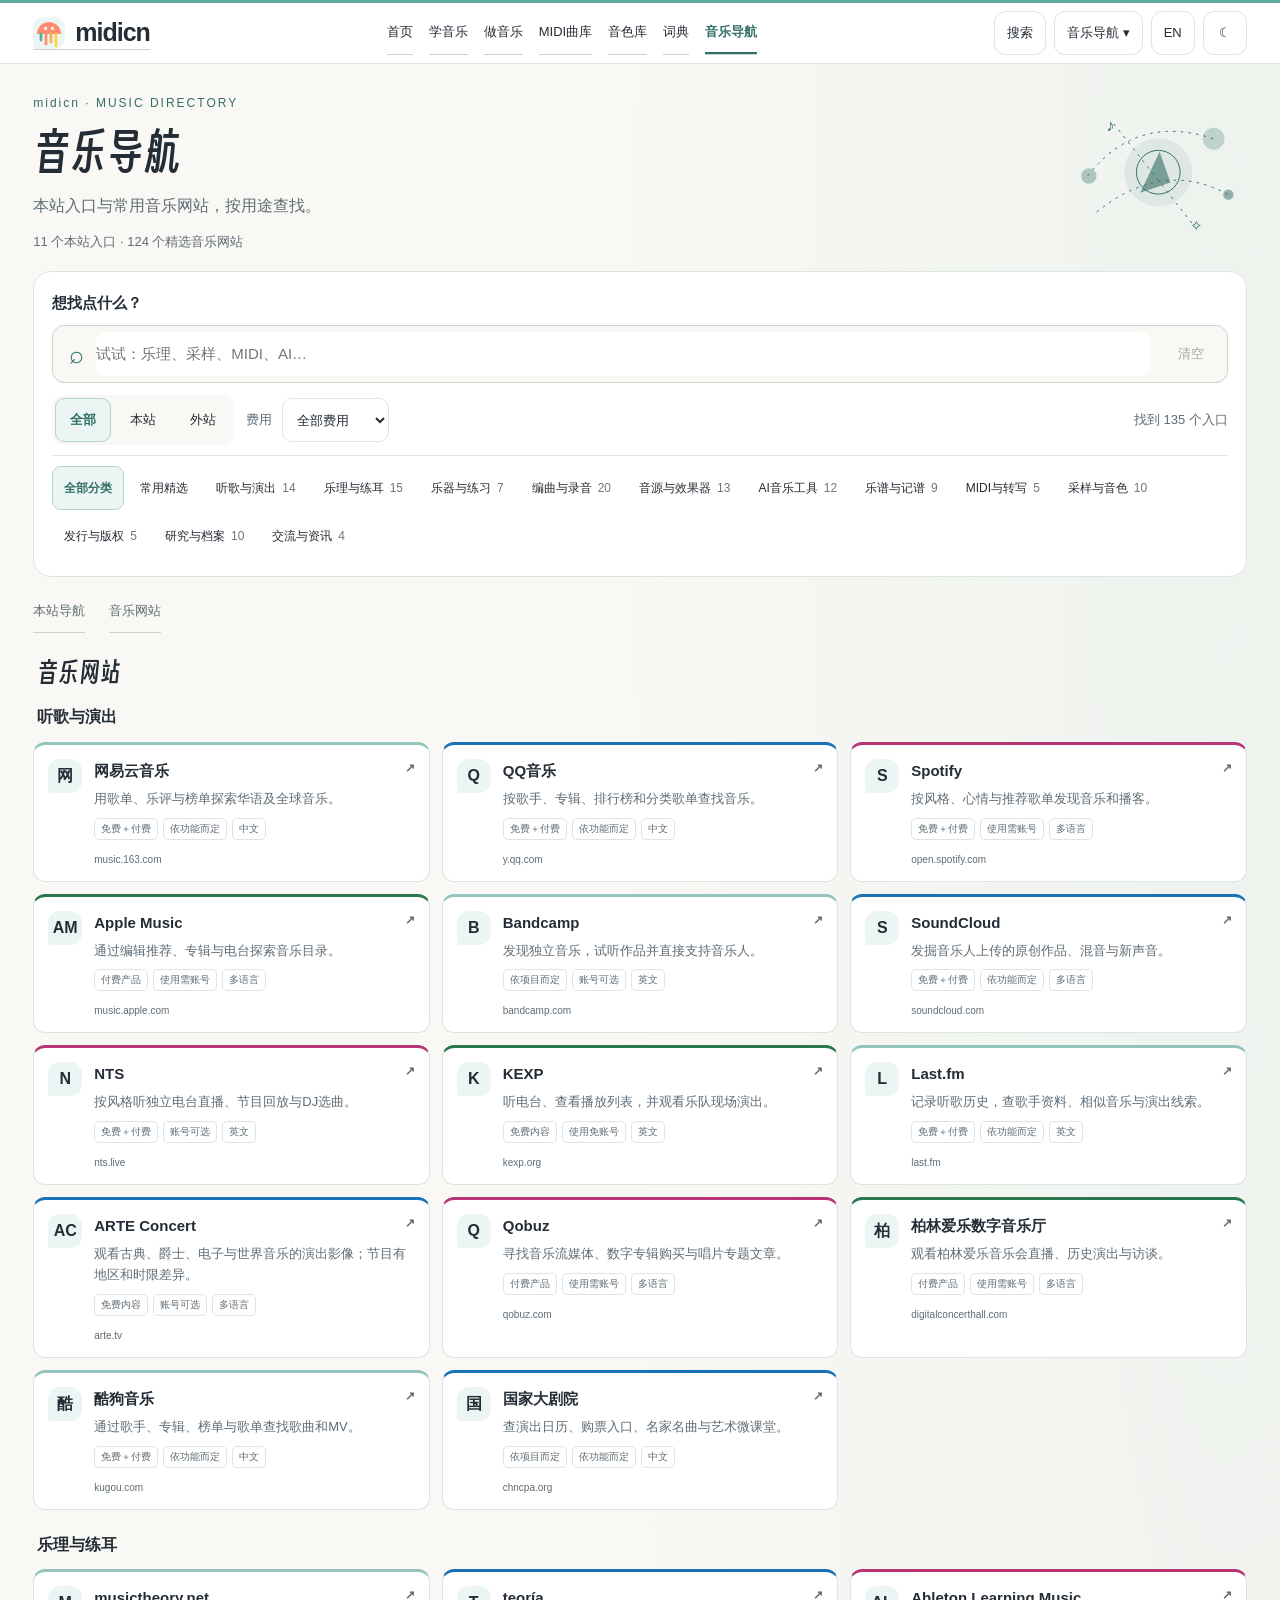
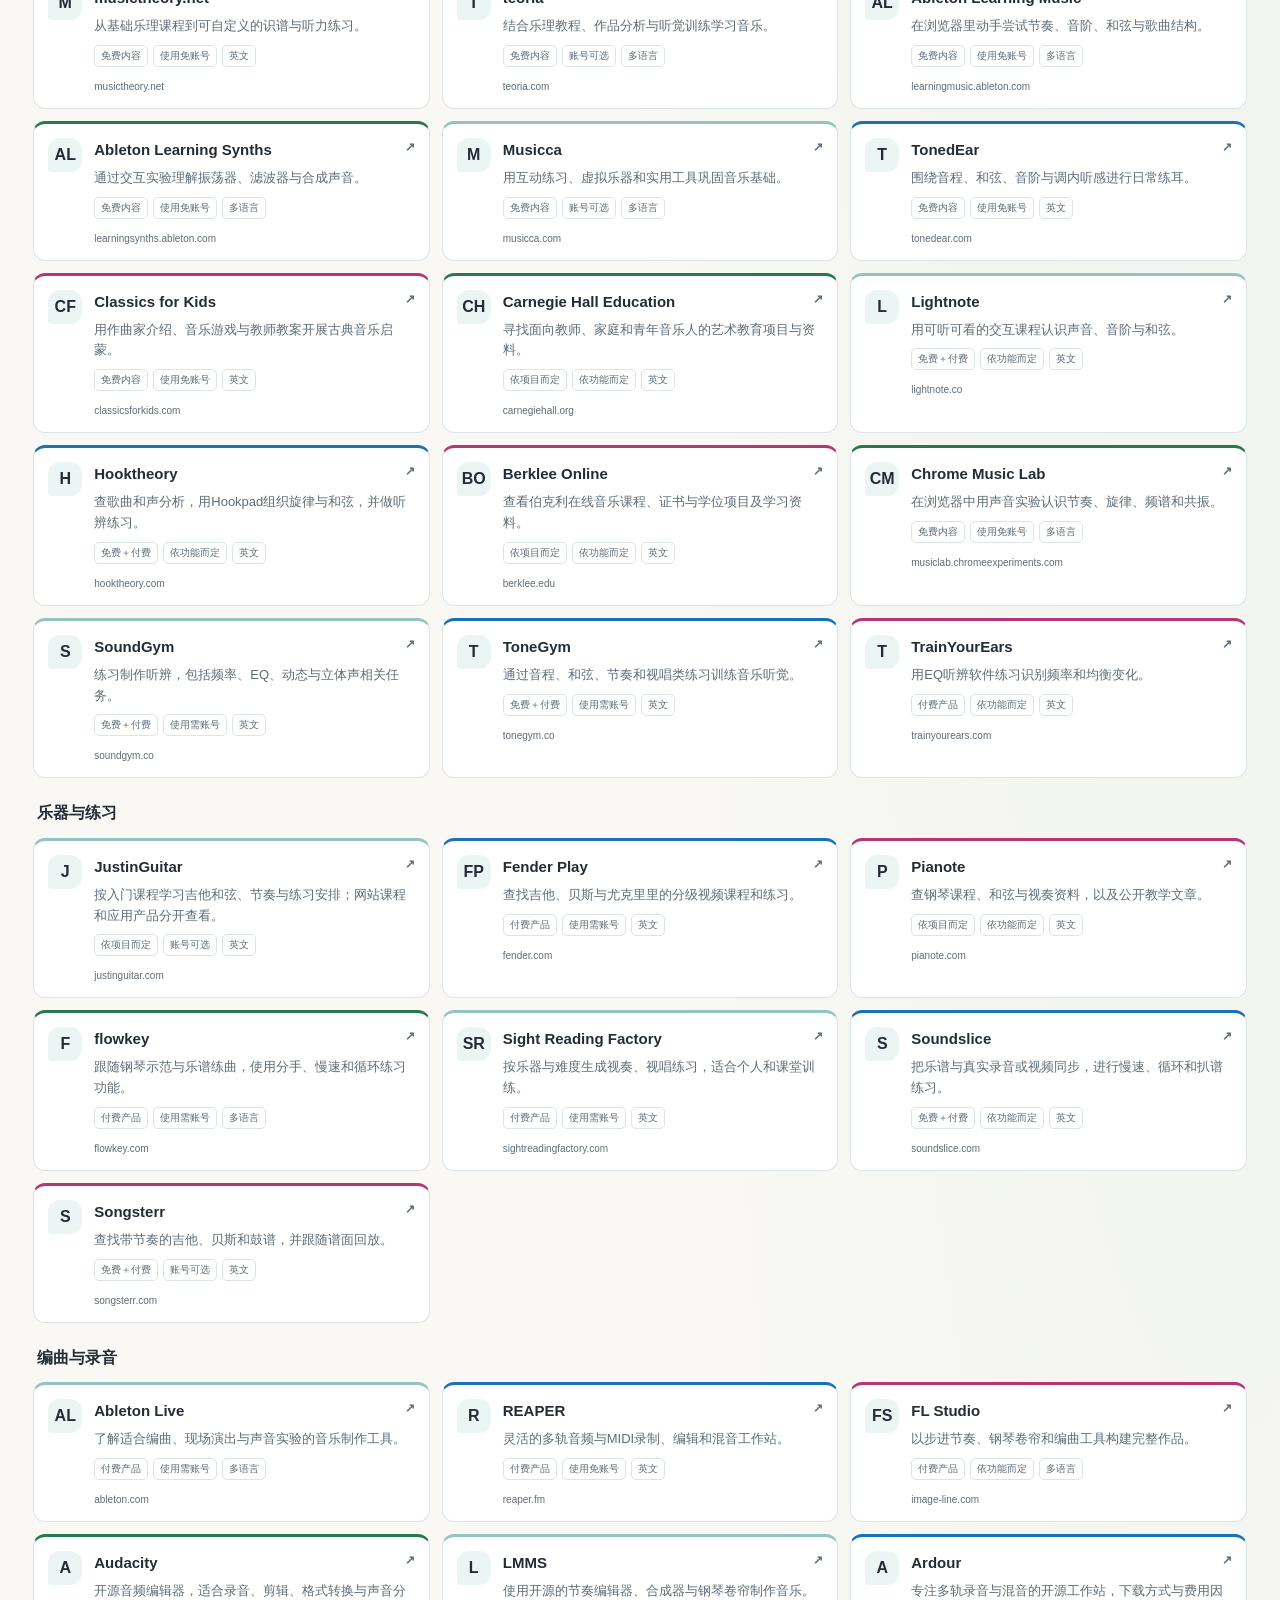
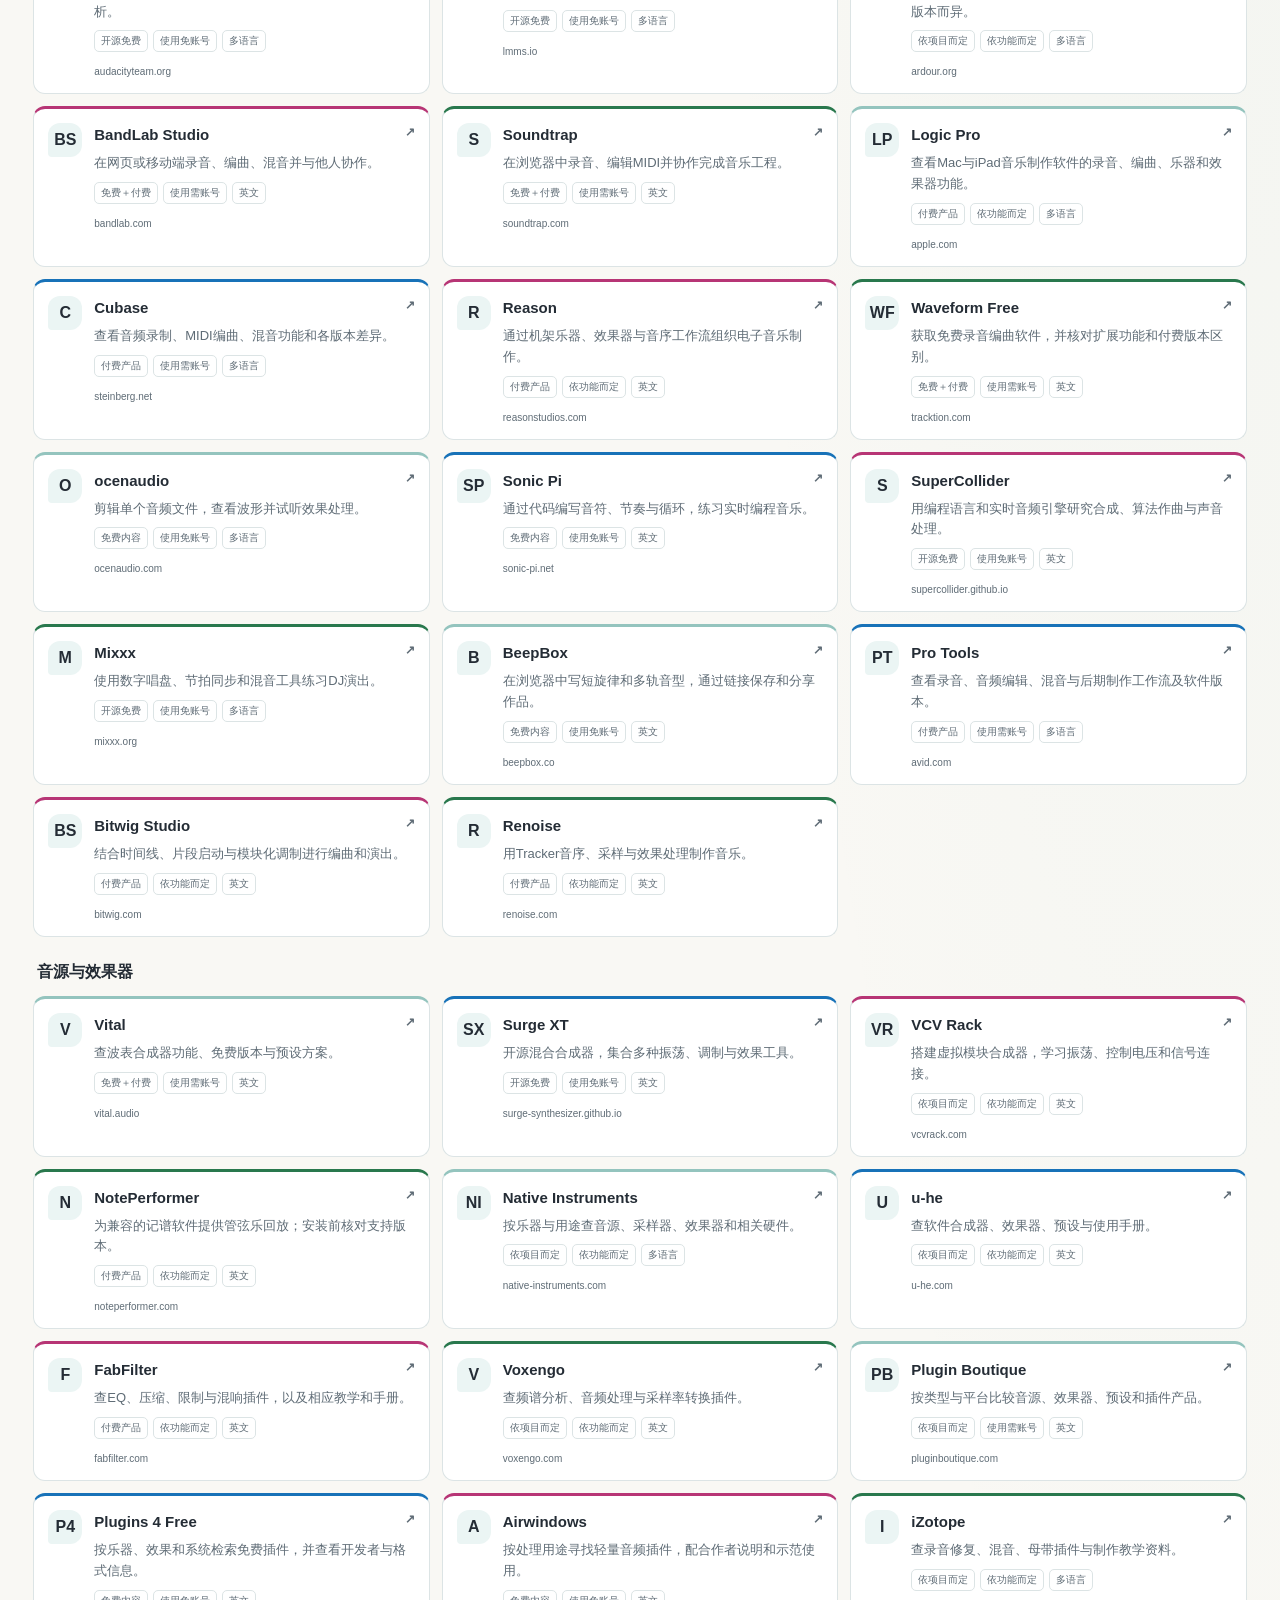
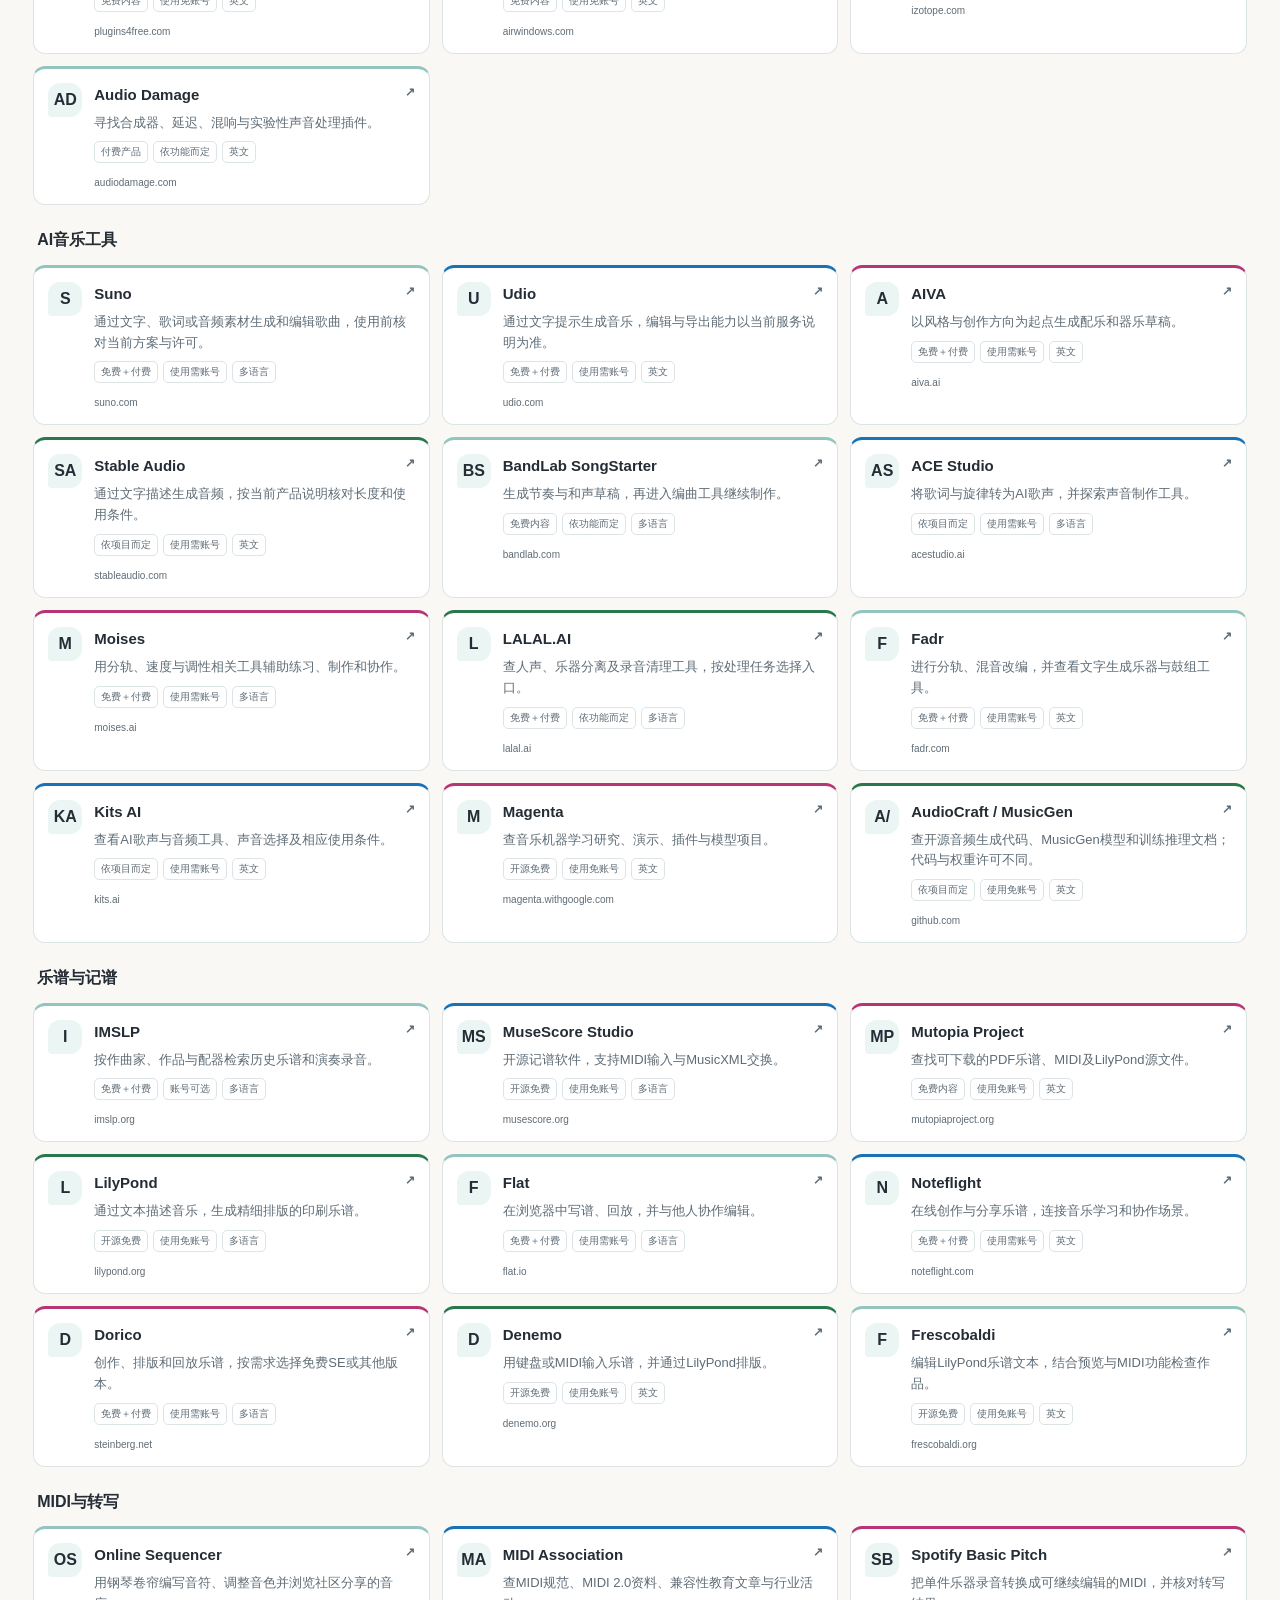
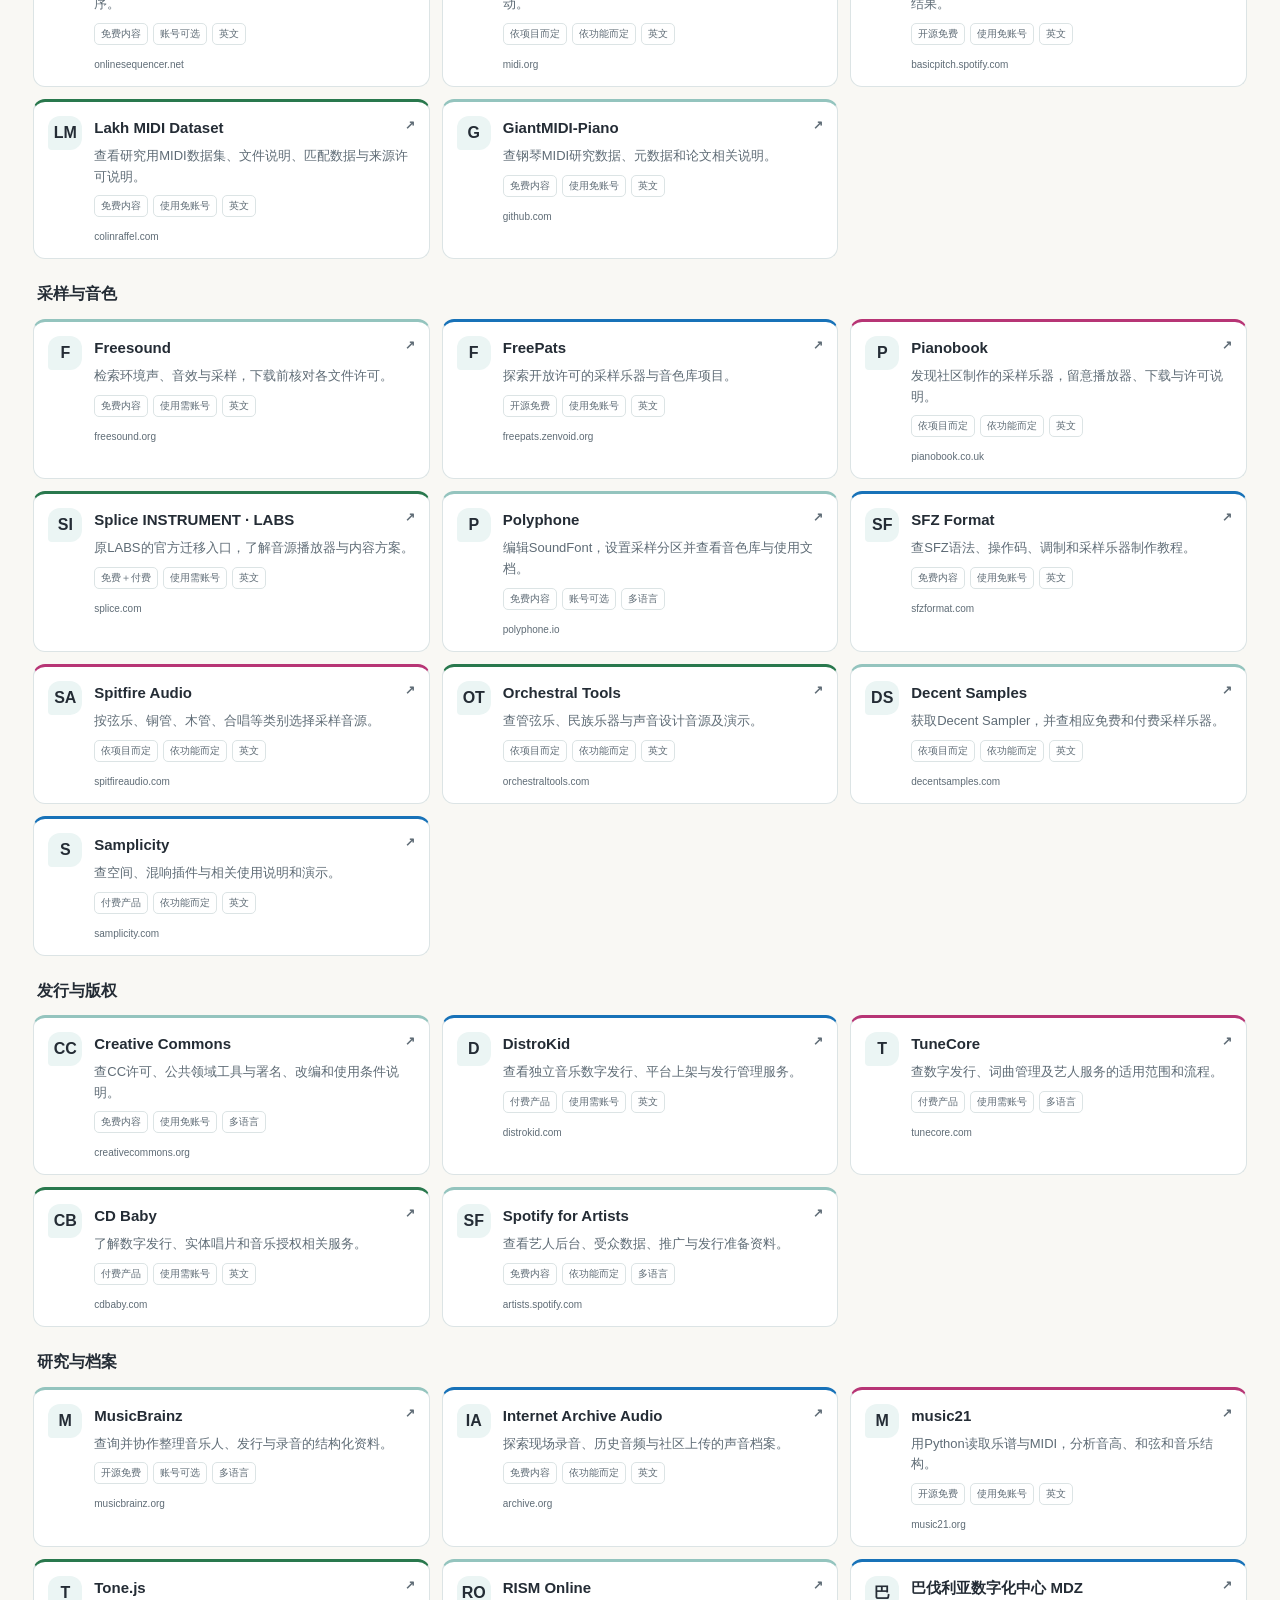
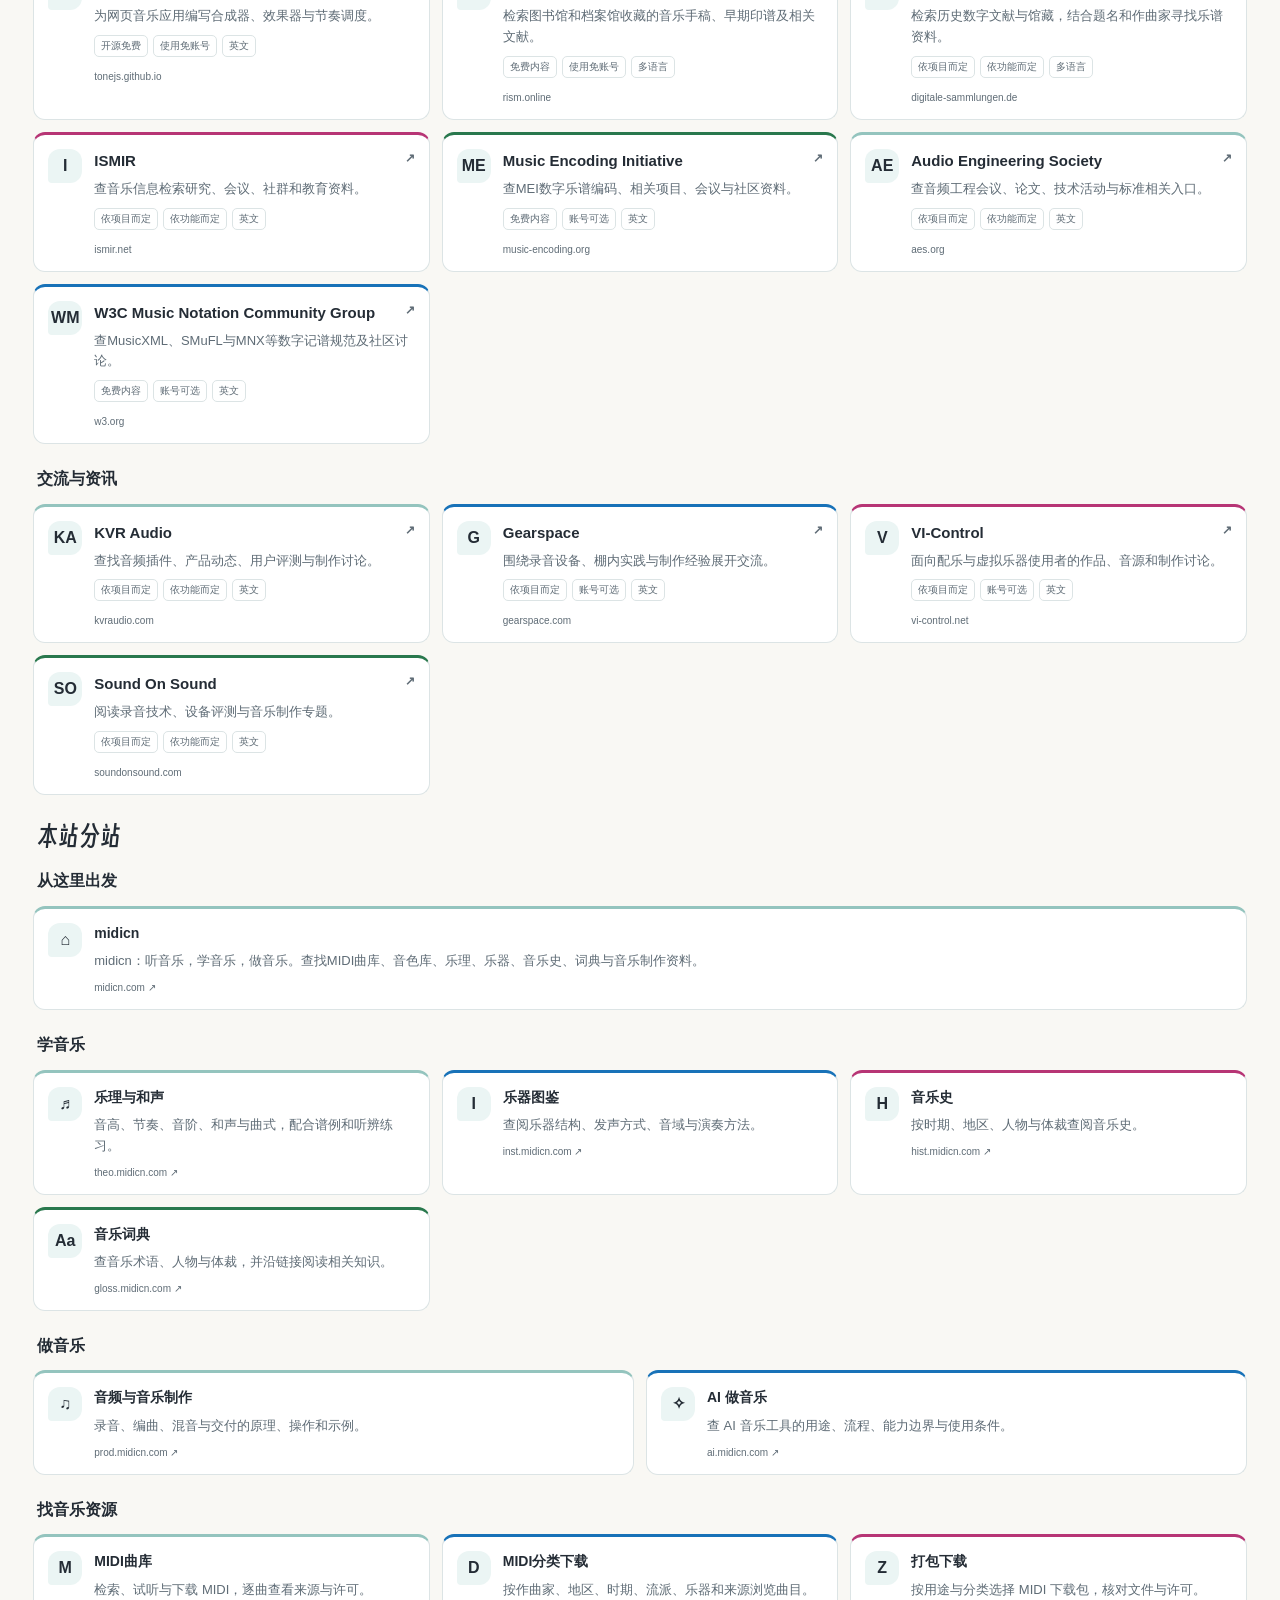
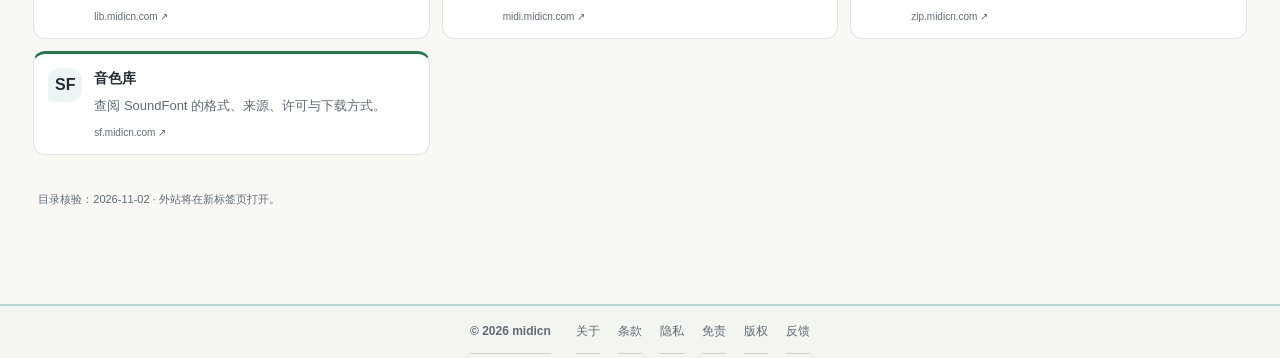
<file: index.html>
<!doctype html>
<html lang="zh-Hans" data-site="nav" data-lang="zh" data-design="v6" data-ui="clean" data-page="catalog" style="--site-accent:#5caaa0;--site-text:#326f66">
<head><meta charset="utf-8"><meta name="viewport" content="width=device-width,initial-scale=1,viewport-fit=cover">
<title>音乐导航｜midicn</title><meta name="description" content="查找 midicn 分站与音乐网站，按用途搜索和筛选。"><meta name="robots" content="index,follow,max-image-preview:large">
<link rel="canonical" href="https://nav.midicn.com/">
<meta property="og:title" content="音乐导航｜midicn"><meta property="og:description" content="查找 midicn 分站与音乐网站，按用途搜索和筛选。"><meta property="og:type" content="website"><meta property="og:url" content="https://nav.midicn.com/"><meta property="og:site_name" content="midicn · 音乐导航"><meta property="og:locale" content="zh_CN"><meta property="og:image" content="https://nav.midicn.com/assets/social/share.527a725db27a.png"><meta name="twitter:card" content="summary_large_image">
<meta property="og:image:width" content="1200"><meta property="og:image:height" content="630"><meta property="og:image:alt" content="midicn · 音乐导航"><meta name="twitter:title" content="音乐导航｜midicn"><meta name="twitter:description" content="查找 midicn 分站与音乐网站，按用途搜索和筛选。"><meta name="twitter:image" content="https://nav.midicn.com/assets/social/share.527a725db27a.png">
<link rel="alternate" type="text/plain" title="midicn discovery index" href="https://nav.midicn.com/llms.txt">
<meta name="theme-color" content="#5caaa0"><link rel="manifest" href="manifest.json"><link rel="apple-touch-icon" href="assets/core/icons/icon-192.png"><link rel="icon" href="favicon.ico" sizes="16x16 32x32 48x48"><link rel="icon" href="favicon.svg" type="image/svg+xml" sizes="any">
<script>(()=>{try{const a=document.cookie.split(';').map(x=>x.trim()).filter(x=>x.startsWith('midicn-theme=')).pop();const v=a?a.split('=')[1]:localStorage.getItem('midicn-theme');if(v==='light'||v==='dark')document.documentElement.dataset.theme=v}catch{}})();</script><link rel="preload" as="font" type="font/woff2" href="assets/fonts/p.f001f89bb9.1ee5c47e2277.woff2" crossorigin><style>@font-face{font-family:"Smiley Sans";src:url("assets/fonts/p.f001f89bb9.1ee5c47e2277.woff2") format("woff2");font-display:swap}</style><link rel="stylesheet" href="assets/ui/base.5c5114daea61.css"><link rel="stylesheet" href="assets/ui/directory.7d813c91f6e9.css"><script type="application/ld+json">{"@context":"https://schema.org","@graph":[{"@type":"Organization","@id":"https://midicn.com/#organization","name":"midicn","alternateName":["MIDI音乐","MIDI Music","中国MIDI音乐"],"url":"https://midicn.com/","logo":{"@type":"ImageObject","url":"https://midicn.com/assets/core/icons/icon-512.png"}},{"@type":"WebSite","@id":"https://nav.midicn.com/#website","url":"https://nav.midicn.com/","name":"音乐导航 · midicn","alternateName":["Music Directory","midicn · 音乐导航"],"publisher":{"@id":"https://midicn.com/#organization"},"inLanguage":"zh-Hans"},{"@type":"CollectionPage","@id":"https://nav.midicn.com/#webpage","url":"https://nav.midicn.com/","name":"音乐导航｜midicn","description":"查找 midicn 分站与音乐网站，按用途搜索和筛选。","inLanguage":"zh-Hans","isPartOf":{"@id":"https://nav.midicn.com/#website"},"publisher":{"@id":"https://midicn.com/#organization"}}]}</script></head>
<body><a class="skip-link" href="#main" data-zh="跳至正文" data-en="Skip to content">跳至正文</a>
<header class="site-header">
<a class="site-brand" href="https://midicn.com/" data-zh-href="https://midicn.com/" data-en-href="https://midicn.com/en/" data-zh-label="midicn" data-en-label="midicn" aria-label="midicn"><span class="jf-stack"><svg viewBox="0 0 32 32" width="32" height="32" class="jf jf-idle" aria-hidden="true"><path d="M4 17A12 12 0 0 1 28 17Z" class="jf-dome"/><path d="M8 17V23.0" stroke-width="2.8" stroke-linecap="round" fill="none" class="jf-t1"/><path d="M13 17V27.0" stroke-width="2.8" stroke-linecap="round" fill="none" class="jf-t2"/><path d="M18 17V25.0" stroke-width="2.8" stroke-linecap="round" fill="none" class="jf-t3"/><path d="M23 17V29.0" stroke-width="2.8" stroke-linecap="round" fill="none" class="jf-t4"/><circle cx="12.5" cy="11.5" r="1.7" fill="var(--ink)"/><circle cx="19.5" cy="11.5" r="1.7" fill="var(--ink)"/></svg></span><b data-zh="midicn" data-en="midicn">midicn</b></a>
<nav class="site-task-nav" data-zh-label="全站导航" data-en-label="Main navigation" aria-label="全站导航"><a href="https://midicn.com/" data-zh="首页" data-en="Home" data-zh-href="https://midicn.com/" data-en-href="https://midicn.com/en/">首页</a><a href="https://midicn.com/learn/" data-zh-href="https://midicn.com/learn/" data-en-href="https://midicn.com/en/learn/" data-zh="学音乐" data-en="Learn">学音乐</a><a href="https://midicn.com/make/" data-zh-href="https://midicn.com/make/" data-en-href="https://midicn.com/en/make/" data-zh="做音乐" data-en="Create">做音乐</a><a href="https://lib.midicn.com/" data-zh="MIDI曲库" data-en="MIDI" data-zh-href="https://lib.midicn.com/" data-en-href="https://lib.midicn.com/">MIDI曲库</a><a href="https://sf.midicn.com/" data-zh="音色库" data-en="SoundFonts" data-zh-href="https://sf.midicn.com/" data-en-href="https://sf.midicn.com/">音色库</a><a href="https://gloss.midicn.com/" data-zh="词典" data-en="Glossary" data-zh-href="https://gloss.midicn.com/" data-en-href="https://gloss.midicn.com/en/">词典</a><a data-directory-group="directory" href="https://nav.midicn.com/" data-zh="音乐导航" data-en="Directory" data-zh-href="https://nav.midicn.com/" data-en-href="https://nav.midicn.com/" aria-current="page">音乐导航</a></nav>
<div class="site-actions"><a class="site-search" href="https://midicn.com/search/" data-zh-href="https://midicn.com/search/" data-en-href="https://midicn.com/en/search/" data-zh="搜索" data-en="Search">搜索</a>
<div class="site-switcher"><button id="navmenu-btn" type="button" aria-expanded="false" aria-controls="navmenu-panel" data-zh="音乐导航 ▾" data-en="Directory ▾" data-zh-label="切换分站" data-en-label="Choose a site" aria-label="切换分站">音乐导航 ▾</button><nav id="navmenu-panel" class="site-menu" hidden aria-label="全部分站"><a href="https://midicn.com/" data-zh="首页" data-en="Home" data-zh-href="https://midicn.com/" data-en-href="https://midicn.com/en/"><span class="site-dot" style="--dot:#d9795c" aria-hidden="true"></span><span data-label>首页</span></a><a href="https://nav.midicn.com/" data-zh="音乐导航" data-en="Directory" data-zh-href="https://nav.midicn.com/" data-en-href="https://nav.midicn.com/" aria-current="page"><span class="site-dot" style="--dot:#5caaa0" aria-hidden="true"></span><span data-label>音乐导航</span></a><a href="https://ai.midicn.com/" data-zh="AI做音乐" data-en="AI Music" data-zh-href="https://ai.midicn.com/" data-en-href="https://ai.midicn.com/en/"><span class="site-dot" style="--dot:#cb7993" aria-hidden="true"></span><span data-label>AI做音乐</span></a><a href="https://prod.midicn.com/" data-zh="音频" data-en="Audio" data-zh-href="https://prod.midicn.com/" data-en-href="https://prod.midicn.com/en/"><span class="site-dot" style="--dot:#61a9b2" aria-hidden="true"></span><span data-label>音频</span></a><a href="https://hist.midicn.com/" data-zh="音乐史" data-en="Music History" data-zh-href="https://hist.midicn.com/" data-en-href="https://hist.midicn.com/en/"><span class="site-dot" style="--dot:#c49a51" aria-hidden="true"></span><span data-label>音乐史</span></a><a href="https://theo.midicn.com/" data-zh="乐理" data-en="Theory" data-zh-href="https://theo.midicn.com/" data-en-href="https://theo.midicn.com/en/"><span class="site-dot" style="--dot:#9381c6" aria-hidden="true"></span><span data-label>乐理</span></a><a href="https://inst.midicn.com/" data-zh="乐器" data-en="Instruments" data-zh-href="https://inst.midicn.com/" data-en-href="https://inst.midicn.com/en/"><span class="site-dot" style="--dot:#7b9d68" aria-hidden="true"></span><span data-label>乐器</span></a><a href="https://gloss.midicn.com/" data-zh="词典" data-en="Dictionary" data-zh-href="https://gloss.midicn.com/" data-en-href="https://gloss.midicn.com/en/"><span class="site-dot" style="--dot:#a484ae" aria-hidden="true"></span><span data-label>词典</span></a><a href="https://lib.midicn.com/" data-zh="MIDI曲库" data-en="MIDI Library" data-zh-href="https://lib.midicn.com/" data-en-href="https://lib.midicn.com/"><span class="site-dot" style="--dot:#c28a55" aria-hidden="true"></span><span data-label>MIDI曲库</span></a><a href="https://midi.midicn.com/" data-zh="MIDI下载" data-en="MIDI Downloads" data-zh-href="https://midi.midicn.com/" data-en-href="https://midi.midicn.com/"><span class="site-dot" style="--dot:#5ca69c" aria-hidden="true"></span><span data-label>MIDI下载</span></a><a href="https://zip.midicn.com/" data-zh="打包下载" data-en="Packs" data-zh-href="https://zip.midicn.com/" data-en-href="https://zip.midicn.com/"><span class="site-dot" style="--dot:#6995bd" aria-hidden="true"></span><span data-label>打包下载</span></a><a href="https://sf.midicn.com/" data-zh="音色库" data-en="SoundFonts" data-zh-href="https://sf.midicn.com/" data-en-href="https://sf.midicn.com/"><span class="site-dot" style="--dot:#818aca" aria-hidden="true"></span><span data-label>音色库</span></a></nav></div>
<button id="lang" type="button" data-zh-label="切换语言" data-en-label="Switch language" aria-label="切换语言">EN</button><button id="theme" type="button" aria-label="切换明暗">☾</button></div></header><main id="main" class="doc doc-catalog" tabindex="-1"><section class="directory-hero"><div><p class="directory-eyebrow">midicn · MUSIC DIRECTORY</p><h1 data-zh="音乐导航" data-en="Music directory" >音乐导航</h1><p data-zh="本站入口与常用音乐网站，按用途查找。" data-en="Find midicn sites and useful music websites by purpose." class="directory-intro">本站入口与常用音乐网站，按用途查找。</p><p data-zh="11 个本站入口 · 124 个精选音乐网站" data-en="11 midicn destinations · 124 curated music websites" class="directory-summary">11 个本站入口 · 124 个精选音乐网站</p></div><svg class="directory-orbit" viewBox="0 0 280 210" aria-hidden="true"><path d="M32 109Q108 11 228 51M46 165Q149 82 251 138M73 28L198 187" fill="none" stroke="currentColor" stroke-width="1.5" stroke-dasharray="4 8"/><circle cx="142" cy="103" r="53" fill="currentColor" opacity=".09"/><circle cx="142" cy="103" r="34" fill="none" stroke="currentColor" stroke-width="1.5"/><path d="M144 71L161 119L114 135Z" fill="currentColor" opacity=".6"/><circle cx="34" cy="109" r="12" fill="currentColor" opacity=".35"/><circle cx="228" cy="51" r="17" fill="currentColor" opacity=".25"/><circle cx="251" cy="138" r="8" fill="currentColor" opacity=".5"/><text x="61" y="39" fill="currentColor" font-size="26">♪</text><text x="191" y="194" fill="currentColor" font-size="24">✧</text></svg></section><section class="directory-search-panel" aria-label="导航搜索"><label for="directory-q"><span data-zh="想找点什么？" data-en="What are you looking for?" >想找点什么？</span></label><div class="directory-search-row"><span aria-hidden="true">⌕</span><input id="directory-q" type="search" autocomplete="off" data-zh-label="搜索导航收录的网站与分站" data-en-label="Search directory websites and midicn sites" aria-label="搜索导航收录的网站与分站" data-ph-zh="试试：乐理、采样、MIDI、AI…" data-ph-en="Try theory, samples, MIDI, AI…" placeholder="试试：乐理、采样、MIDI、AI…"><button type="button" id="directory-clear"><span data-zh="清空" data-en="Clear" >清空</span></button></div><div class="directory-controls"><div class="directory-segment" role="group" aria-label="搜索范围"><button type="button" data-directory-scope="all" aria-pressed="true"><span data-zh="全部" data-en="All" >全部</span></button><button type="button" data-directory-scope="internal" aria-pressed="false"><span data-zh="本站" data-en="midicn" >本站</span></button><button type="button" data-directory-scope="external" aria-pressed="false"><span data-zh="外站" data-en="Websites" >外站</span></button></div><label class="directory-cost-label"><span data-zh="费用" data-en="Access" >费用</span><select id="directory-cost" aria-label="筛选费用" data-zh-label="筛选费用" data-en-label="Filter access"><option value="all" data-zh="全部费用" data-en="All access">全部费用</option><option value="free" data-zh="有免费内容" data-en="Free options">有免费内容</option><option value="open" data-zh="开源免费" data-en="Open source">开源免费</option></select></label><span id="directory-count" class="directory-count" role="status" aria-live="polite"></span></div><div class="directory-categories" role="group" aria-label="网站分类"><button type="button" data-directory-category="all" aria-pressed="true"><span data-zh="全部分类" data-en="All categories" >全部分类</span></button><button type="button" data-directory-category="featured" aria-pressed="false"><span data-zh="常用精选" data-en="Quick picks" >常用精选</span></button><button type="button" data-directory-category="listen" aria-pressed="false"><span data-zh="听歌与演出" data-en="Listen &amp; concerts" >听歌与演出</span><span class="directory-category-count" aria-hidden="true">14</span></button><button type="button" data-directory-category="learn" aria-pressed="false"><span data-zh="乐理与练耳" data-en="Theory &amp; ear training" >乐理与练耳</span><span class="directory-category-count" aria-hidden="true">15</span></button><button type="button" data-directory-category="practice" aria-pressed="false"><span data-zh="乐器与练习" data-en="Instruments &amp; practice" >乐器与练习</span><span class="directory-category-count" aria-hidden="true">7</span></button><button type="button" data-directory-category="create" aria-pressed="false"><span data-zh="编曲与录音" data-en="Composition &amp; recording" >编曲与录音</span><span class="directory-category-count" aria-hidden="true">20</span></button><button type="button" data-directory-category="plugins" aria-pressed="false"><span data-zh="音源与效果器" data-en="Instruments &amp; effects" >音源与效果器</span><span class="directory-category-count" aria-hidden="true">13</span></button><button type="button" data-directory-category="ai" aria-pressed="false"><span data-zh="AI音乐工具" data-en="AI music tools" >AI音乐工具</span><span class="directory-category-count" aria-hidden="true">12</span></button><button type="button" data-directory-category="scores" aria-pressed="false"><span data-zh="乐谱与记谱" data-en="Scores &amp; notation" >乐谱与记谱</span><span class="directory-category-count" aria-hidden="true">9</span></button><button type="button" data-directory-category="midi" aria-pressed="false"><span data-zh="MIDI与转写" data-en="MIDI &amp; transcription" >MIDI与转写</span><span class="directory-category-count" aria-hidden="true">5</span></button><button type="button" data-directory-category="sounds" aria-pressed="false"><span data-zh="采样与音色" data-en="Samples &amp; sound libraries" >采样与音色</span><span class="directory-category-count" aria-hidden="true">10</span></button><button type="button" data-directory-category="release" aria-pressed="false"><span data-zh="发行与版权" data-en="Releases &amp; rights" >发行与版权</span><span class="directory-category-count" aria-hidden="true">5</span></button><button type="button" data-directory-category="research" aria-pressed="false"><span data-zh="研究与档案" data-en="Research &amp; archives" >研究与档案</span><span class="directory-category-count" aria-hidden="true">10</span></button><button type="button" data-directory-category="community" aria-pressed="false"><span data-zh="交流与资讯" data-en="Community &amp; news" >交流与资讯</span><span class="directory-category-count" aria-hidden="true">4</span></button></div></section><nav class="directory-jump" aria-label="本页导航"><a href="#our-sites"><span data-zh="本站导航" data-en="Explore midicn" >本站导航</span></a><a href="#music-web"><span data-zh="音乐网站" data-en="Explore the music web" >音乐网站</span></a></nav><section id="music-web" class="directory-section" data-directory-section="external"><div class="directory-section-heading"><h2 data-zh="音乐网站" data-en="Music websites" >音乐网站</h2></div><section class="directory-group" data-directory-group-section data-external-category="listen"><h3 data-zh="听歌与演出" data-en="Listen &amp; concerts" class="directory-group-title">听歌与演出</h3><div class="directory-grid"><a class="directory-card directory-external" data-directory-card data-kind="external" data-featured="true" data-category="listen" data-cost="freemium" data-language="中文" data-search="网易云音乐 用歌单、乐评与榜单探索华语及全球音乐。 Discover Chinese and global music through playlists, charts and listener discussions. 听歌 歌单 streaming playlists" href="https://music.163.com/" target="_blank" rel="noopener noreferrer external" style="--card-accent:#a3c9ff"><span class="directory-monogram" aria-hidden="true">网</span><div><h4>网易云音乐 <span class="directory-arrow" aria-hidden="true">↗</span></h4><p data-zh="用歌单、乐评与榜单探索华语及全球音乐。" data-en="Discover Chinese and global music through playlists, charts and listener discussions." >用歌单、乐评与榜单探索华语及全球音乐。</p><div class="directory-badges"><span data-zh="免费＋付费" data-en="Free + paid" class="directory-badge">免费＋付费</span><span data-zh="依功能而定" data-en="Depends on feature" class="directory-badge">依功能而定</span><span data-zh="中文" data-en="Chinese" class="directory-badge">中文</span></div><span class="directory-host">music.163.com</span></div></a><a class="directory-card directory-external" data-directory-card data-kind="external" data-featured="false" data-category="listen" data-cost="freemium" data-language="中文" data-search="QQ音乐 按歌手、专辑、排行榜和分类歌单查找音乐。 Find music by artist, album, charts and categorized playlists. 听歌 华语 streaming Chinese music" href="https://y.qq.com/" target="_blank" rel="noopener noreferrer external" style="--card-accent:#a3c9ff"><span class="directory-monogram" aria-hidden="true">Q</span><div><h4>QQ音乐 <span class="directory-arrow" aria-hidden="true">↗</span></h4><p data-zh="按歌手、专辑、排行榜和分类歌单查找音乐。" data-en="Find music by artist, album, charts and categorized playlists." >按歌手、专辑、排行榜和分类歌单查找音乐。</p><div class="directory-badges"><span data-zh="免费＋付费" data-en="Free + paid" class="directory-badge">免费＋付费</span><span data-zh="依功能而定" data-en="Depends on feature" class="directory-badge">依功能而定</span><span data-zh="中文" data-en="Chinese" class="directory-badge">中文</span></div><span class="directory-host">y.qq.com</span></div></a><a class="directory-card directory-external" data-directory-card data-kind="external" data-featured="false" data-category="listen" data-cost="freemium" data-language="多语言" data-search="Spotify 按风格、心情与推荐歌单发现音乐和播客。 Find music and podcasts through genres, moods and curated playlists. 听歌 播客 streaming podcasts" href="https://open.spotify.com/" target="_blank" rel="noopener noreferrer external" style="--card-accent:#a3c9ff"><span class="directory-monogram" aria-hidden="true">S</span><div><h4>Spotify <span class="directory-arrow" aria-hidden="true">↗</span></h4><p data-zh="按风格、心情与推荐歌单发现音乐和播客。" data-en="Find music and podcasts through genres, moods and curated playlists." >按风格、心情与推荐歌单发现音乐和播客。</p><div class="directory-badges"><span data-zh="免费＋付费" data-en="Free + paid" class="directory-badge">免费＋付费</span><span data-zh="使用需账号" data-en="Account required" class="directory-badge">使用需账号</span><span data-zh="多语言" data-en="Multilingual" class="directory-badge">多语言</span></div><span class="directory-host">open.spotify.com</span></div></a><a class="directory-card directory-external" data-directory-card data-kind="external" data-featured="false" data-category="listen" data-cost="paid" data-language="多语言" data-search="Apple Music 通过编辑推荐、专辑与电台探索音乐目录。 Explore albums, editorial selections and artist radio. 听歌 专辑 streaming albums" href="https://music.apple.com/" target="_blank" rel="noopener noreferrer external" style="--card-accent:#a3c9ff"><span class="directory-monogram" aria-hidden="true">AM</span><div><h4>Apple Music <span class="directory-arrow" aria-hidden="true">↗</span></h4><p data-zh="通过编辑推荐、专辑与电台探索音乐目录。" data-en="Explore albums, editorial selections and artist radio." >通过编辑推荐、专辑与电台探索音乐目录。</p><div class="directory-badges"><span data-zh="付费产品" data-en="Paid product" class="directory-badge">付费产品</span><span data-zh="使用需账号" data-en="Account required" class="directory-badge">使用需账号</span><span data-zh="多语言" data-en="Multilingual" class="directory-badge">多语言</span></div><span class="directory-host">music.apple.com</span></div></a><a class="directory-card directory-external" data-directory-card data-kind="external" data-featured="true" data-category="listen" data-cost="mixed" data-language="英文" data-search="Bandcamp 发现独立音乐，试听作品并直接支持音乐人。 Discover independent releases, preview music and support artists directly. 独立音乐 唱片 indie albums" href="https://bandcamp.com/" target="_blank" rel="noopener noreferrer external" style="--card-accent:#a3c9ff"><span class="directory-monogram" aria-hidden="true">B</span><div><h4>Bandcamp <span class="directory-arrow" aria-hidden="true">↗</span></h4><p data-zh="发现独立音乐，试听作品并直接支持音乐人。" data-en="Discover independent releases, preview music and support artists directly." >发现独立音乐，试听作品并直接支持音乐人。</p><div class="directory-badges"><span data-zh="依项目而定" data-en="Varies by item" class="directory-badge">依项目而定</span><span data-zh="账号可选" data-en="Account optional" class="directory-badge">账号可选</span><span data-zh="英文" data-en="English" class="directory-badge">英文</span></div><span class="directory-host">bandcamp.com</span></div></a><a class="directory-card directory-external" data-directory-card data-kind="external" data-featured="false" data-category="listen" data-cost="freemium" data-language="多语言" data-search="SoundCloud 发掘音乐人上传的原创作品、混音与新声音。 Explore artist uploads, remixes and emerging sounds. 原创 混音 discovery remixes" href="https://soundcloud.com/" target="_blank" rel="noopener noreferrer external" style="--card-accent:#a3c9ff"><span class="directory-monogram" aria-hidden="true">S</span><div><h4>SoundCloud <span class="directory-arrow" aria-hidden="true">↗</span></h4><p data-zh="发掘音乐人上传的原创作品、混音与新声音。" data-en="Explore artist uploads, remixes and emerging sounds." >发掘音乐人上传的原创作品、混音与新声音。</p><div class="directory-badges"><span data-zh="免费＋付费" data-en="Free + paid" class="directory-badge">免费＋付费</span><span data-zh="依功能而定" data-en="Depends on feature" class="directory-badge">依功能而定</span><span data-zh="多语言" data-en="Multilingual" class="directory-badge">多语言</span></div><span class="directory-host">soundcloud.com</span></div></a><a class="directory-card directory-external" data-directory-card data-kind="external" data-featured="false" data-category="listen" data-cost="freemium" data-language="英文" data-search="NTS 按风格听独立电台直播、节目回放与DJ选曲。 Explore independent radio, archived shows and DJ selections by style. 电台 DJ 发现 radio" href="https://www.nts.live/" target="_blank" rel="noopener noreferrer external" style="--card-accent:#a3c9ff"><span class="directory-monogram" aria-hidden="true">N</span><div><h4>NTS <span class="directory-arrow" aria-hidden="true">↗</span></h4><p data-zh="按风格听独立电台直播、节目回放与DJ选曲。" data-en="Explore independent radio, archived shows and DJ selections by style." >按风格听独立电台直播、节目回放与DJ选曲。</p><div class="directory-badges"><span data-zh="免费＋付费" data-en="Free + paid" class="directory-badge">免费＋付费</span><span data-zh="账号可选" data-en="Account optional" class="directory-badge">账号可选</span><span data-zh="英文" data-en="English" class="directory-badge">英文</span></div><span class="directory-host">nts.live</span></div></a><a class="directory-card directory-external" data-directory-card data-kind="external" data-featured="true" data-category="listen" data-cost="free" data-language="英文" data-search="KEXP 听电台、查看播放列表，并观看乐队现场演出。 Listen to radio, browse playlists and watch live band sessions. 电台 现场 独立音乐 live" href="https://www.kexp.org/" target="_blank" rel="noopener noreferrer external" style="--card-accent:#a3c9ff"><span class="directory-monogram" aria-hidden="true">K</span><div><h4>KEXP <span class="directory-arrow" aria-hidden="true">↗</span></h4><p data-zh="听电台、查看播放列表，并观看乐队现场演出。" data-en="Listen to radio, browse playlists and watch live band sessions." >听电台、查看播放列表，并观看乐队现场演出。</p><div class="directory-badges"><span data-zh="免费内容" data-en="Free resources" class="directory-badge">免费内容</span><span data-zh="使用免账号" data-en="No account needed" class="directory-badge">使用免账号</span><span data-zh="英文" data-en="English" class="directory-badge">英文</span></div><span class="directory-host">kexp.org</span></div></a><a class="directory-card directory-external" data-directory-card data-kind="external" data-featured="false" data-category="listen" data-cost="freemium" data-language="英文" data-search="Last.fm 记录听歌历史，查歌手资料、相似音乐与演出线索。 Track listening history and explore artists, similar music and events. 听歌记录 发现 歌手 scrobbling" href="https://www.last.fm/" target="_blank" rel="noopener noreferrer external" style="--card-accent:#a3c9ff"><span class="directory-monogram" aria-hidden="true">L</span><div><h4>Last.fm <span class="directory-arrow" aria-hidden="true">↗</span></h4><p data-zh="记录听歌历史，查歌手资料、相似音乐与演出线索。" data-en="Track listening history and explore artists, similar music and events." >记录听歌历史，查歌手资料、相似音乐与演出线索。</p><div class="directory-badges"><span data-zh="免费＋付费" data-en="Free + paid" class="directory-badge">免费＋付费</span><span data-zh="依功能而定" data-en="Depends on feature" class="directory-badge">依功能而定</span><span data-zh="英文" data-en="English" class="directory-badge">英文</span></div><span class="directory-host">last.fm</span></div></a><a class="directory-card directory-external" data-directory-card data-kind="external" data-featured="false" data-category="listen" data-cost="free" data-language="多语言" data-search="ARTE Concert 观看古典、爵士、电子与世界音乐的演出影像；节目有地区和时限差异。 Watch classical, jazz, electronic and world-music performances; availability varies by region and programme. 音乐会 演出 爵士 concert" href="https://www.arte.tv/en/arte-concert/" target="_blank" rel="noopener noreferrer external" style="--card-accent:#a3c9ff"><span class="directory-monogram" aria-hidden="true">AC</span><div><h4>ARTE Concert <span class="directory-arrow" aria-hidden="true">↗</span></h4><p data-zh="观看古典、爵士、电子与世界音乐的演出影像；节目有地区和时限差异。" data-en="Watch classical, jazz, electronic and world-music performances; availability varies by region and programme." >观看古典、爵士、电子与世界音乐的演出影像；节目有地区和时限差异。</p><div class="directory-badges"><span data-zh="免费内容" data-en="Free resources" class="directory-badge">免费内容</span><span data-zh="账号可选" data-en="Account optional" class="directory-badge">账号可选</span><span data-zh="多语言" data-en="Multilingual" class="directory-badge">多语言</span></div><span class="directory-host">arte.tv</span></div></a><a class="directory-card directory-external" data-directory-card data-kind="external" data-featured="false" data-category="listen" data-cost="paid" data-language="多语言" data-search="Qobuz 寻找音乐流媒体、数字专辑购买与唱片专题文章。 Find music streaming, digital album purchases and editorial features. 专辑 流媒体 唱片 streaming" href="https://www.qobuz.com/" target="_blank" rel="noopener noreferrer external" style="--card-accent:#a3c9ff"><span class="directory-monogram" aria-hidden="true">Q</span><div><h4>Qobuz <span class="directory-arrow" aria-hidden="true">↗</span></h4><p data-zh="寻找音乐流媒体、数字专辑购买与唱片专题文章。" data-en="Find music streaming, digital album purchases and editorial features." >寻找音乐流媒体、数字专辑购买与唱片专题文章。</p><div class="directory-badges"><span data-zh="付费产品" data-en="Paid product" class="directory-badge">付费产品</span><span data-zh="使用需账号" data-en="Account required" class="directory-badge">使用需账号</span><span data-zh="多语言" data-en="Multilingual" class="directory-badge">多语言</span></div><span class="directory-host">qobuz.com</span></div></a><a class="directory-card directory-external" data-directory-card data-kind="external" data-featured="false" data-category="listen" data-cost="paid" data-language="多语言" data-search="柏林爱乐数字音乐厅 观看柏林爱乐音乐会直播、历史演出与访谈。 Watch Berliner Philharmoniker live concerts, archived performances and interviews. 古典 管弦乐 音乐会 classical" href="https://www.digitalconcerthall.com/" target="_blank" rel="noopener noreferrer external" style="--card-accent:#a3c9ff"><span class="directory-monogram" aria-hidden="true">柏</span><div><h4>柏林爱乐数字音乐厅 <span class="directory-arrow" aria-hidden="true">↗</span></h4><p data-zh="观看柏林爱乐音乐会直播、历史演出与访谈。" data-en="Watch Berliner Philharmoniker live concerts, archived performances and interviews." >观看柏林爱乐音乐会直播、历史演出与访谈。</p><div class="directory-badges"><span data-zh="付费产品" data-en="Paid product" class="directory-badge">付费产品</span><span data-zh="使用需账号" data-en="Account required" class="directory-badge">使用需账号</span><span data-zh="多语言" data-en="Multilingual" class="directory-badge">多语言</span></div><span class="directory-host">digitalconcerthall.com</span></div></a><a class="directory-card directory-external" data-directory-card data-kind="external" data-featured="false" data-category="listen" data-cost="freemium" data-language="中文" data-search="酷狗音乐 通过歌手、专辑、榜单与歌单查找歌曲和MV。 Find songs and music videos through artists, albums, charts and playlists. 听歌 华语 MV Chinese music" href="https://www.kugou.com/" target="_blank" rel="noopener noreferrer external" style="--card-accent:#a3c9ff"><span class="directory-monogram" aria-hidden="true">酷</span><div><h4>酷狗音乐 <span class="directory-arrow" aria-hidden="true">↗</span></h4><p data-zh="通过歌手、专辑、榜单与歌单查找歌曲和MV。" data-en="Find songs and music videos through artists, albums, charts and playlists." >通过歌手、专辑、榜单与歌单查找歌曲和MV。</p><div class="directory-badges"><span data-zh="免费＋付费" data-en="Free + paid" class="directory-badge">免费＋付费</span><span data-zh="依功能而定" data-en="Depends on feature" class="directory-badge">依功能而定</span><span data-zh="中文" data-en="Chinese" class="directory-badge">中文</span></div><span class="directory-host">kugou.com</span></div></a><a class="directory-card directory-external" data-directory-card data-kind="external" data-featured="false" data-category="listen" data-cost="mixed" data-language="中文" data-search="国家大剧院 查演出日历、购票入口、名家名曲与艺术微课堂。 Find performance schedules, tickets, concert features and arts-education videos. 音乐会 歌剧 演出 艺术教育" href="https://www.chncpa.org/" target="_blank" rel="noopener noreferrer external" style="--card-accent:#a3c9ff"><span class="directory-monogram" aria-hidden="true">国</span><div><h4>国家大剧院 <span class="directory-arrow" aria-hidden="true">↗</span></h4><p data-zh="查演出日历、购票入口、名家名曲与艺术微课堂。" data-en="Find performance schedules, tickets, concert features and arts-education videos." >查演出日历、购票入口、名家名曲与艺术微课堂。</p><div class="directory-badges"><span data-zh="依项目而定" data-en="Varies by item" class="directory-badge">依项目而定</span><span data-zh="依功能而定" data-en="Depends on feature" class="directory-badge">依功能而定</span><span data-zh="中文" data-en="Chinese" class="directory-badge">中文</span></div><span class="directory-host">chncpa.org</span></div></a></div></section><section class="directory-group" data-directory-group-section data-external-category="learn"><h3 data-zh="乐理与练耳" data-en="Theory &amp; ear training" class="directory-group-title">乐理与练耳</h3><div class="directory-grid"><a class="directory-card directory-external" data-directory-card data-kind="external" data-featured="true" data-category="learn" data-cost="free" data-language="英文" data-search="musictheory.net 从基础乐理课程到可自定义的识谱与听力练习。 Study music fundamentals and customize notation and ear training exercises. 乐理 识谱 theory ear training" href="https://www.musictheory.net/" target="_blank" rel="noopener noreferrer external" style="--card-accent:#c0b8f4"><span class="directory-monogram" aria-hidden="true">M</span><div><h4>musictheory.net <span class="directory-arrow" aria-hidden="true">↗</span></h4><p data-zh="从基础乐理课程到可自定义的识谱与听力练习。" data-en="Study music fundamentals and customize notation and ear training exercises." >从基础乐理课程到可自定义的识谱与听力练习。</p><div class="directory-badges"><span data-zh="免费内容" data-en="Free resources" class="directory-badge">免费内容</span><span data-zh="使用免账号" data-en="No account needed" class="directory-badge">使用免账号</span><span data-zh="英文" data-en="English" class="directory-badge">英文</span></div><span class="directory-host">musictheory.net</span></div></a><a class="directory-card directory-external" data-directory-card data-kind="external" data-featured="false" data-category="learn" data-cost="free" data-language="多语言" data-search="teoría 结合乐理教程、作品分析与听觉训练学习音乐。 Combine theory tutorials, musical analysis and aural exercises. 乐理 分析 theory analysis" href="https://www.teoria.com/" target="_blank" rel="noopener noreferrer external" style="--card-accent:#c0b8f4"><span class="directory-monogram" aria-hidden="true">T</span><div><h4>teoría <span class="directory-arrow" aria-hidden="true">↗</span></h4><p data-zh="结合乐理教程、作品分析与听觉训练学习音乐。" data-en="Combine theory tutorials, musical analysis and aural exercises." >结合乐理教程、作品分析与听觉训练学习音乐。</p><div class="directory-badges"><span data-zh="免费内容" data-en="Free resources" class="directory-badge">免费内容</span><span data-zh="账号可选" data-en="Account optional" class="directory-badge">账号可选</span><span data-zh="多语言" data-en="Multilingual" class="directory-badge">多语言</span></div><span class="directory-host">teoria.com</span></div></a><a class="directory-card directory-external" data-directory-card data-kind="external" data-featured="true" data-category="learn" data-cost="free" data-language="多语言" data-search="Ableton Learning Music 在浏览器里动手尝试节奏、音阶、和弦与歌曲结构。 Explore beats, scales, chords and song structure in your browser. 入门 节奏 beginner beats" href="https://learningmusic.ableton.com/" target="_blank" rel="noopener noreferrer external" style="--card-accent:#c0b8f4"><span class="directory-monogram" aria-hidden="true">AL</span><div><h4>Ableton Learning Music <span class="directory-arrow" aria-hidden="true">↗</span></h4><p data-zh="在浏览器里动手尝试节奏、音阶、和弦与歌曲结构。" data-en="Explore beats, scales, chords and song structure in your browser." >在浏览器里动手尝试节奏、音阶、和弦与歌曲结构。</p><div class="directory-badges"><span data-zh="免费内容" data-en="Free resources" class="directory-badge">免费内容</span><span data-zh="使用免账号" data-en="No account needed" class="directory-badge">使用免账号</span><span data-zh="多语言" data-en="Multilingual" class="directory-badge">多语言</span></div><span class="directory-host">learningmusic.ableton.com</span></div></a><a class="directory-card directory-external" data-directory-card data-kind="external" data-featured="false" data-category="learn" data-cost="free" data-language="多语言" data-search="Ableton Learning Synths 通过交互实验理解振荡器、滤波器与合成声音。 Learn oscillators, filters and synthesis through interactive experiments. 合成器 音色设计 synthesis sound design" href="https://learningsynths.ableton.com/" target="_blank" rel="noopener noreferrer external" style="--card-accent:#c0b8f4"><span class="directory-monogram" aria-hidden="true">AL</span><div><h4>Ableton Learning Synths <span class="directory-arrow" aria-hidden="true">↗</span></h4><p data-zh="通过交互实验理解振荡器、滤波器与合成声音。" data-en="Learn oscillators, filters and synthesis through interactive experiments." >通过交互实验理解振荡器、滤波器与合成声音。</p><div class="directory-badges"><span data-zh="免费内容" data-en="Free resources" class="directory-badge">免费内容</span><span data-zh="使用免账号" data-en="No account needed" class="directory-badge">使用免账号</span><span data-zh="多语言" data-en="Multilingual" class="directory-badge">多语言</span></div><span class="directory-host">learningsynths.ableton.com</span></div></a><a class="directory-card directory-external" data-directory-card data-kind="external" data-featured="false" data-category="learn" data-cost="free" data-language="多语言" data-search="Musicca 用互动练习、虚拟乐器和实用工具巩固音乐基础。 Build musical skills with exercises, virtual instruments and practical tools. 乐理 虚拟钢琴 theory virtual piano" href="https://www.musicca.com/" target="_blank" rel="noopener noreferrer external" style="--card-accent:#c0b8f4"><span class="directory-monogram" aria-hidden="true">M</span><div><h4>Musicca <span class="directory-arrow" aria-hidden="true">↗</span></h4><p data-zh="用互动练习、虚拟乐器和实用工具巩固音乐基础。" data-en="Build musical skills with exercises, virtual instruments and practical tools." >用互动练习、虚拟乐器和实用工具巩固音乐基础。</p><div class="directory-badges"><span data-zh="免费内容" data-en="Free resources" class="directory-badge">免费内容</span><span data-zh="账号可选" data-en="Account optional" class="directory-badge">账号可选</span><span data-zh="多语言" data-en="Multilingual" class="directory-badge">多语言</span></div><span class="directory-host">musicca.com</span></div></a><a class="directory-card directory-external" data-directory-card data-kind="external" data-featured="false" data-category="learn" data-cost="free" data-language="英文" data-search="TonedEar 围绕音程、和弦、音阶与调内听感进行日常练耳。 Practice intervals, chords, scales and functional ear training. 练耳 音程 ear training intervals" href="https://tonedear.com/" target="_blank" rel="noopener noreferrer external" style="--card-accent:#c0b8f4"><span class="directory-monogram" aria-hidden="true">T</span><div><h4>TonedEar <span class="directory-arrow" aria-hidden="true">↗</span></h4><p data-zh="围绕音程、和弦、音阶与调内听感进行日常练耳。" data-en="Practice intervals, chords, scales and functional ear training." >围绕音程、和弦、音阶与调内听感进行日常练耳。</p><div class="directory-badges"><span data-zh="免费内容" data-en="Free resources" class="directory-badge">免费内容</span><span data-zh="使用免账号" data-en="No account needed" class="directory-badge">使用免账号</span><span data-zh="英文" data-en="English" class="directory-badge">英文</span></div><span class="directory-host">tonedear.com</span></div></a><a class="directory-card directory-external" data-directory-card data-kind="external" data-featured="false" data-category="learn" data-cost="free" data-language="英文" data-search="Classics for Kids 用作曲家介绍、音乐游戏与教师教案开展古典音乐启蒙。 Introduce classical music through composer features, games and classroom resources. 儿童 古典 教师 启蒙" href="https://www.classicsforkids.com/" target="_blank" rel="noopener noreferrer external" style="--card-accent:#c0b8f4"><span class="directory-monogram" aria-hidden="true">CF</span><div><h4>Classics for Kids <span class="directory-arrow" aria-hidden="true">↗</span></h4><p data-zh="用作曲家介绍、音乐游戏与教师教案开展古典音乐启蒙。" data-en="Introduce classical music through composer features, games and classroom resources." >用作曲家介绍、音乐游戏与教师教案开展古典音乐启蒙。</p><div class="directory-badges"><span data-zh="免费内容" data-en="Free resources" class="directory-badge">免费内容</span><span data-zh="使用免账号" data-en="No account needed" class="directory-badge">使用免账号</span><span data-zh="英文" data-en="English" class="directory-badge">英文</span></div><span class="directory-host">classicsforkids.com</span></div></a><a class="directory-card directory-external" data-directory-card data-kind="external" data-featured="false" data-category="learn" data-cost="mixed" data-language="英文" data-search="Carnegie Hall Education 寻找面向教师、家庭和青年音乐人的艺术教育项目与资料。 Find arts-education resources and programmes for teachers, families and young musicians. 音乐教育 教师 儿童 education" href="https://www.carnegiehall.org/Education" target="_blank" rel="noopener noreferrer external" style="--card-accent:#c0b8f4"><span class="directory-monogram" aria-hidden="true">CH</span><div><h4>Carnegie Hall Education <span class="directory-arrow" aria-hidden="true">↗</span></h4><p data-zh="寻找面向教师、家庭和青年音乐人的艺术教育项目与资料。" data-en="Find arts-education resources and programmes for teachers, families and young musicians." >寻找面向教师、家庭和青年音乐人的艺术教育项目与资料。</p><div class="directory-badges"><span data-zh="依项目而定" data-en="Varies by item" class="directory-badge">依项目而定</span><span data-zh="依功能而定" data-en="Depends on feature" class="directory-badge">依功能而定</span><span data-zh="英文" data-en="English" class="directory-badge">英文</span></div><span class="directory-host">carnegiehall.org</span></div></a><a class="directory-card directory-external" data-directory-card data-kind="external" data-featured="false" data-category="learn" data-cost="freemium" data-language="英文" data-search="Lightnote 用可听可看的交互课程认识声音、音阶与和弦。 Study sound, scales and chords through interactive visual and audio lessons. 乐理 交互 音阶 theory" href="https://www.lightnote.co/" target="_blank" rel="noopener noreferrer external" style="--card-accent:#c0b8f4"><span class="directory-monogram" aria-hidden="true">L</span><div><h4>Lightnote <span class="directory-arrow" aria-hidden="true">↗</span></h4><p data-zh="用可听可看的交互课程认识声音、音阶与和弦。" data-en="Study sound, scales and chords through interactive visual and audio lessons." >用可听可看的交互课程认识声音、音阶与和弦。</p><div class="directory-badges"><span data-zh="免费＋付费" data-en="Free + paid" class="directory-badge">免费＋付费</span><span data-zh="依功能而定" data-en="Depends on feature" class="directory-badge">依功能而定</span><span data-zh="英文" data-en="English" class="directory-badge">英文</span></div><span class="directory-host">lightnote.co</span></div></a><a class="directory-card directory-external" data-directory-card data-kind="external" data-featured="false" data-category="learn" data-cost="freemium" data-language="英文" data-search="Hooktheory 查歌曲和声分析，用Hookpad组织旋律与和弦，并做听辨练习。 Explore song-harmony analyses, write melodies and chords in Hookpad, and practise ear training. 和弦 写歌 和声 analysis" href="https://www.hooktheory.com/" target="_blank" rel="noopener noreferrer external" style="--card-accent:#c0b8f4"><span class="directory-monogram" aria-hidden="true">H</span><div><h4>Hooktheory <span class="directory-arrow" aria-hidden="true">↗</span></h4><p data-zh="查歌曲和声分析，用Hookpad组织旋律与和弦，并做听辨练习。" data-en="Explore song-harmony analyses, write melodies and chords in Hookpad, and practise ear training." >查歌曲和声分析，用Hookpad组织旋律与和弦，并做听辨练习。</p><div class="directory-badges"><span data-zh="免费＋付费" data-en="Free + paid" class="directory-badge">免费＋付费</span><span data-zh="依功能而定" data-en="Depends on feature" class="directory-badge">依功能而定</span><span data-zh="英文" data-en="English" class="directory-badge">英文</span></div><span class="directory-host">hooktheory.com</span></div></a><a class="directory-card directory-external" data-directory-card data-kind="external" data-featured="false" data-category="learn" data-cost="mixed" data-language="英文" data-search="Berklee Online 查看伯克利在线音乐课程、证书与学位项目及学习资料。 Explore Berklee online music courses, certificates, degree programmes and learning resources. 课程 制作 写歌 education" href="https://www.berklee.edu/berklee-online" target="_blank" rel="noopener noreferrer external" style="--card-accent:#c0b8f4"><span class="directory-monogram" aria-hidden="true">BO</span><div><h4>Berklee Online <span class="directory-arrow" aria-hidden="true">↗</span></h4><p data-zh="查看伯克利在线音乐课程、证书与学位项目及学习资料。" data-en="Explore Berklee online music courses, certificates, degree programmes and learning resources." >查看伯克利在线音乐课程、证书与学位项目及学习资料。</p><div class="directory-badges"><span data-zh="依项目而定" data-en="Varies by item" class="directory-badge">依项目而定</span><span data-zh="依功能而定" data-en="Depends on feature" class="directory-badge">依功能而定</span><span data-zh="英文" data-en="English" class="directory-badge">英文</span></div><span class="directory-host">berklee.edu</span></div></a><a class="directory-card directory-external" data-directory-card data-kind="external" data-featured="true" data-category="learn" data-cost="free" data-language="多语言" data-search="Chrome Music Lab 在浏览器中用声音实验认识节奏、旋律、频谱和共振。 Explore rhythm, melody, spectra and resonance through browser sound experiments. 儿童 乐理 声音实验 interactive" href="https://musiclab.chromeexperiments.com/" target="_blank" rel="noopener noreferrer external" style="--card-accent:#c0b8f4"><span class="directory-monogram" aria-hidden="true">CM</span><div><h4>Chrome Music Lab <span class="directory-arrow" aria-hidden="true">↗</span></h4><p data-zh="在浏览器中用声音实验认识节奏、旋律、频谱和共振。" data-en="Explore rhythm, melody, spectra and resonance through browser sound experiments." >在浏览器中用声音实验认识节奏、旋律、频谱和共振。</p><div class="directory-badges"><span data-zh="免费内容" data-en="Free resources" class="directory-badge">免费内容</span><span data-zh="使用免账号" data-en="No account needed" class="directory-badge">使用免账号</span><span data-zh="多语言" data-en="Multilingual" class="directory-badge">多语言</span></div><span class="directory-host">musiclab.chromeexperiments.com</span></div></a><a class="directory-card directory-external" data-directory-card data-kind="external" data-featured="false" data-category="learn" data-cost="freemium" data-language="英文" data-search="SoundGym 练习制作听辨，包括频率、EQ、动态与立体声相关任务。 Train production listening with exercises involving frequency, EQ, dynamics and stereo sound. 混音 听辨 EQ ear training" href="https://www.soundgym.co/" target="_blank" rel="noopener noreferrer external" style="--card-accent:#c0b8f4"><span class="directory-monogram" aria-hidden="true">S</span><div><h4>SoundGym <span class="directory-arrow" aria-hidden="true">↗</span></h4><p data-zh="练习制作听辨，包括频率、EQ、动态与立体声相关任务。" data-en="Train production listening with exercises involving frequency, EQ, dynamics and stereo sound." >练习制作听辨，包括频率、EQ、动态与立体声相关任务。</p><div class="directory-badges"><span data-zh="免费＋付费" data-en="Free + paid" class="directory-badge">免费＋付费</span><span data-zh="使用需账号" data-en="Account required" class="directory-badge">使用需账号</span><span data-zh="英文" data-en="English" class="directory-badge">英文</span></div><span class="directory-host">soundgym.co</span></div></a><a class="directory-card directory-external" data-directory-card data-kind="external" data-featured="false" data-category="learn" data-cost="freemium" data-language="英文" data-search="ToneGym 通过音程、和弦、节奏和视唱类练习训练音乐听觉。 Train musical listening through intervals, chords, rhythm and sight-singing exercises. 练耳 音程 节奏 ear training" href="https://www.tonegym.co/" target="_blank" rel="noopener noreferrer external" style="--card-accent:#c0b8f4"><span class="directory-monogram" aria-hidden="true">T</span><div><h4>ToneGym <span class="directory-arrow" aria-hidden="true">↗</span></h4><p data-zh="通过音程、和弦、节奏和视唱类练习训练音乐听觉。" data-en="Train musical listening through intervals, chords, rhythm and sight-singing exercises." >通过音程、和弦、节奏和视唱类练习训练音乐听觉。</p><div class="directory-badges"><span data-zh="免费＋付费" data-en="Free + paid" class="directory-badge">免费＋付费</span><span data-zh="使用需账号" data-en="Account required" class="directory-badge">使用需账号</span><span data-zh="英文" data-en="English" class="directory-badge">英文</span></div><span class="directory-host">tonegym.co</span></div></a><a class="directory-card directory-external" data-directory-card data-kind="external" data-featured="false" data-category="learn" data-cost="paid" data-language="英文" data-search="TrainYourEars 用EQ听辨软件练习识别频率和均衡变化。 Practise identifying frequency and equalization changes with EQ ear-training software. 混音 频率 EQ training" href="https://www.trainyourears.com/" target="_blank" rel="noopener noreferrer external" style="--card-accent:#c0b8f4"><span class="directory-monogram" aria-hidden="true">T</span><div><h4>TrainYourEars <span class="directory-arrow" aria-hidden="true">↗</span></h4><p data-zh="用EQ听辨软件练习识别频率和均衡变化。" data-en="Practise identifying frequency and equalization changes with EQ ear-training software." >用EQ听辨软件练习识别频率和均衡变化。</p><div class="directory-badges"><span data-zh="付费产品" data-en="Paid product" class="directory-badge">付费产品</span><span data-zh="依功能而定" data-en="Depends on feature" class="directory-badge">依功能而定</span><span data-zh="英文" data-en="English" class="directory-badge">英文</span></div><span class="directory-host">trainyourears.com</span></div></a></div></section><section class="directory-group" data-directory-group-section data-external-category="practice"><h3 data-zh="乐器与练习" data-en="Instruments &amp; practice" class="directory-group-title">乐器与练习</h3><div class="directory-grid"><a class="directory-card directory-external" data-directory-card data-kind="external" data-featured="true" data-category="practice" data-cost="mixed" data-language="英文" data-search="JustinGuitar 按入门课程学习吉他和弦、节奏与练习安排；网站课程和应用产品分开查看。 Follow guitar courses covering chords, rhythm and practice; distinguish website lessons from app products. 吉他 练习 入门 guitar" href="https://www.justinguitar.com/" target="_blank" rel="noopener noreferrer external" style="--card-accent:#edc29c"><span class="directory-monogram" aria-hidden="true">J</span><div><h4>JustinGuitar <span class="directory-arrow" aria-hidden="true">↗</span></h4><p data-zh="按入门课程学习吉他和弦、节奏与练习安排；网站课程和应用产品分开查看。" data-en="Follow guitar courses covering chords, rhythm and practice; distinguish website lessons from app products." >按入门课程学习吉他和弦、节奏与练习安排；网站课程和应用产品分开查看。</p><div class="directory-badges"><span data-zh="依项目而定" data-en="Varies by item" class="directory-badge">依项目而定</span><span data-zh="账号可选" data-en="Account optional" class="directory-badge">账号可选</span><span data-zh="英文" data-en="English" class="directory-badge">英文</span></div><span class="directory-host">justinguitar.com</span></div></a><a class="directory-card directory-external" data-directory-card data-kind="external" data-featured="false" data-category="practice" data-cost="paid" data-language="英文" data-search="Fender Play 查找吉他、贝斯与尤克里里的分级视频课程和练习。 Find graded guitar, bass and ukulele video lessons and exercises. 吉他 贝斯 尤克里里 lessons" href="https://www.fender.com/play" target="_blank" rel="noopener noreferrer external" style="--card-accent:#edc29c"><span class="directory-monogram" aria-hidden="true">FP</span><div><h4>Fender Play <span class="directory-arrow" aria-hidden="true">↗</span></h4><p data-zh="查找吉他、贝斯与尤克里里的分级视频课程和练习。" data-en="Find graded guitar, bass and ukulele video lessons and exercises." >查找吉他、贝斯与尤克里里的分级视频课程和练习。</p><div class="directory-badges"><span data-zh="付费产品" data-en="Paid product" class="directory-badge">付费产品</span><span data-zh="使用需账号" data-en="Account required" class="directory-badge">使用需账号</span><span data-zh="英文" data-en="English" class="directory-badge">英文</span></div><span class="directory-host">fender.com</span></div></a><a class="directory-card directory-external" data-directory-card data-kind="external" data-featured="false" data-category="practice" data-cost="mixed" data-language="英文" data-search="Pianote 查钢琴课程、和弦与视奏资料，以及公开教学文章。 Explore piano courses, chord and sight-reading resources, and public lessons. 钢琴 视奏 和弦 piano" href="https://www.pianote.com/" target="_blank" rel="noopener noreferrer external" style="--card-accent:#edc29c"><span class="directory-monogram" aria-hidden="true">P</span><div><h4>Pianote <span class="directory-arrow" aria-hidden="true">↗</span></h4><p data-zh="查钢琴课程、和弦与视奏资料，以及公开教学文章。" data-en="Explore piano courses, chord and sight-reading resources, and public lessons." >查钢琴课程、和弦与视奏资料，以及公开教学文章。</p><div class="directory-badges"><span data-zh="依项目而定" data-en="Varies by item" class="directory-badge">依项目而定</span><span data-zh="依功能而定" data-en="Depends on feature" class="directory-badge">依功能而定</span><span data-zh="英文" data-en="English" class="directory-badge">英文</span></div><span class="directory-host">pianote.com</span></div></a><a class="directory-card directory-external" data-directory-card data-kind="external" data-featured="false" data-category="practice" data-cost="paid" data-language="多语言" data-search="flowkey 跟随钢琴示范与乐谱练曲，使用分手、慢速和循环练习功能。 Practise piano with video and notation using separate-hand, slow and loop modes. 钢琴 练曲 识谱 piano" href="https://www.flowkey.com/en" target="_blank" rel="noopener noreferrer external" style="--card-accent:#edc29c"><span class="directory-monogram" aria-hidden="true">F</span><div><h4>flowkey <span class="directory-arrow" aria-hidden="true">↗</span></h4><p data-zh="跟随钢琴示范与乐谱练曲，使用分手、慢速和循环练习功能。" data-en="Practise piano with video and notation using separate-hand, slow and loop modes." >跟随钢琴示范与乐谱练曲，使用分手、慢速和循环练习功能。</p><div class="directory-badges"><span data-zh="付费产品" data-en="Paid product" class="directory-badge">付费产品</span><span data-zh="使用需账号" data-en="Account required" class="directory-badge">使用需账号</span><span data-zh="多语言" data-en="Multilingual" class="directory-badge">多语言</span></div><span class="directory-host">flowkey.com</span></div></a><a class="directory-card directory-external" data-directory-card data-kind="external" data-featured="false" data-category="practice" data-cost="paid" data-language="英文" data-search="Sight Reading Factory 按乐器与难度生成视奏、视唱练习，适合个人和课堂训练。 Generate sight-reading and sight-singing exercises by instrument and difficulty. 视奏 视唱 课堂 sight-reading" href="https://www.sightreadingfactory.com/" target="_blank" rel="noopener noreferrer external" style="--card-accent:#edc29c"><span class="directory-monogram" aria-hidden="true">SR</span><div><h4>Sight Reading Factory <span class="directory-arrow" aria-hidden="true">↗</span></h4><p data-zh="按乐器与难度生成视奏、视唱练习，适合个人和课堂训练。" data-en="Generate sight-reading and sight-singing exercises by instrument and difficulty." >按乐器与难度生成视奏、视唱练习，适合个人和课堂训练。</p><div class="directory-badges"><span data-zh="付费产品" data-en="Paid product" class="directory-badge">付费产品</span><span data-zh="使用需账号" data-en="Account required" class="directory-badge">使用需账号</span><span data-zh="英文" data-en="English" class="directory-badge">英文</span></div><span class="directory-host">sightreadingfactory.com</span></div></a><a class="directory-card directory-external" data-directory-card data-kind="external" data-featured="false" data-category="practice" data-cost="freemium" data-language="英文" data-search="Soundslice 把乐谱与真实录音或视频同步，进行慢速、循环和扒谱练习。 Synchronize notation with recordings or video for slow practice, loops and transcription. 乐谱同步 练曲 扒谱 transcription" href="https://www.soundslice.com/" target="_blank" rel="noopener noreferrer external" style="--card-accent:#edc29c"><span class="directory-monogram" aria-hidden="true">S</span><div><h4>Soundslice <span class="directory-arrow" aria-hidden="true">↗</span></h4><p data-zh="把乐谱与真实录音或视频同步，进行慢速、循环和扒谱练习。" data-en="Synchronize notation with recordings or video for slow practice, loops and transcription." >把乐谱与真实录音或视频同步，进行慢速、循环和扒谱练习。</p><div class="directory-badges"><span data-zh="免费＋付费" data-en="Free + paid" class="directory-badge">免费＋付费</span><span data-zh="依功能而定" data-en="Depends on feature" class="directory-badge">依功能而定</span><span data-zh="英文" data-en="English" class="directory-badge">英文</span></div><span class="directory-host">soundslice.com</span></div></a><a class="directory-card directory-external" data-directory-card data-kind="external" data-featured="false" data-category="practice" data-cost="freemium" data-language="英文" data-search="Songsterr 查找带节奏的吉他、贝斯和鼓谱，并跟随谱面回放。 Find rhythmic guitar, bass and drum tabs and follow their playback. 吉他谱 贝斯谱 鼓谱 tabs" href="https://www.songsterr.com/" target="_blank" rel="noopener noreferrer external" style="--card-accent:#edc29c"><span class="directory-monogram" aria-hidden="true">S</span><div><h4>Songsterr <span class="directory-arrow" aria-hidden="true">↗</span></h4><p data-zh="查找带节奏的吉他、贝斯和鼓谱，并跟随谱面回放。" data-en="Find rhythmic guitar, bass and drum tabs and follow their playback." >查找带节奏的吉他、贝斯和鼓谱，并跟随谱面回放。</p><div class="directory-badges"><span data-zh="免费＋付费" data-en="Free + paid" class="directory-badge">免费＋付费</span><span data-zh="账号可选" data-en="Account optional" class="directory-badge">账号可选</span><span data-zh="英文" data-en="English" class="directory-badge">英文</span></div><span class="directory-host">songsterr.com</span></div></a></div></section><section class="directory-group" data-directory-group-section data-external-category="create"><h3 data-zh="编曲与录音" data-en="Composition &amp; recording" class="directory-group-title">编曲与录音</h3><div class="directory-grid"><a class="directory-card directory-external" data-directory-card data-kind="external" data-featured="false" data-category="create" data-cost="paid" data-language="多语言" data-search="Ableton Live 了解适合编曲、现场演出与声音实验的音乐制作工具。 Explore music production tools for arranging, live performance and sound experiments. 工作站 现场演出 DAW live performance" href="https://www.ableton.com/" target="_blank" rel="noopener noreferrer external" style="--card-accent:#a9c5ca"><span class="directory-monogram" aria-hidden="true">AL</span><div><h4>Ableton Live <span class="directory-arrow" aria-hidden="true">↗</span></h4><p data-zh="了解适合编曲、现场演出与声音实验的音乐制作工具。" data-en="Explore music production tools for arranging, live performance and sound experiments." >了解适合编曲、现场演出与声音实验的音乐制作工具。</p><div class="directory-badges"><span data-zh="付费产品" data-en="Paid product" class="directory-badge">付费产品</span><span data-zh="使用需账号" data-en="Account required" class="directory-badge">使用需账号</span><span data-zh="多语言" data-en="Multilingual" class="directory-badge">多语言</span></div><span class="directory-host">ableton.com</span></div></a><a class="directory-card directory-external" data-directory-card data-kind="external" data-featured="false" data-category="create" data-cost="paid" data-language="英文" data-search="REAPER 灵活的多轨音频与MIDI录制、编辑和混音工作站。 A flexible workstation for multitrack audio and MIDI recording, editing and mixing. 录音 混音 DAW MIDI" href="https://www.reaper.fm/" target="_blank" rel="noopener noreferrer external" style="--card-accent:#a9c5ca"><span class="directory-monogram" aria-hidden="true">R</span><div><h4>REAPER <span class="directory-arrow" aria-hidden="true">↗</span></h4><p data-zh="灵活的多轨音频与MIDI录制、编辑和混音工作站。" data-en="A flexible workstation for multitrack audio and MIDI recording, editing and mixing." >灵活的多轨音频与MIDI录制、编辑和混音工作站。</p><div class="directory-badges"><span data-zh="付费产品" data-en="Paid product" class="directory-badge">付费产品</span><span data-zh="使用免账号" data-en="No account needed" class="directory-badge">使用免账号</span><span data-zh="英文" data-en="English" class="directory-badge">英文</span></div><span class="directory-host">reaper.fm</span></div></a><a class="directory-card directory-external" data-directory-card data-kind="external" data-featured="false" data-category="create" data-cost="paid" data-language="多语言" data-search="FL Studio 以步进节奏、钢琴卷帘和编曲工具构建完整作品。 Build tracks with step sequencing, piano roll editing and arrangement tools. 编曲 电子音乐 DAW beats" href="https://www.image-line.com/" target="_blank" rel="noopener noreferrer external" style="--card-accent:#a9c5ca"><span class="directory-monogram" aria-hidden="true">FS</span><div><h4>FL Studio <span class="directory-arrow" aria-hidden="true">↗</span></h4><p data-zh="以步进节奏、钢琴卷帘和编曲工具构建完整作品。" data-en="Build tracks with step sequencing, piano roll editing and arrangement tools." >以步进节奏、钢琴卷帘和编曲工具构建完整作品。</p><div class="directory-badges"><span data-zh="付费产品" data-en="Paid product" class="directory-badge">付费产品</span><span data-zh="依功能而定" data-en="Depends on feature" class="directory-badge">依功能而定</span><span data-zh="多语言" data-en="Multilingual" class="directory-badge">多语言</span></div><span class="directory-host">image-line.com</span></div></a><a class="directory-card directory-external" data-directory-card data-kind="external" data-featured="true" data-category="create" data-cost="open" data-language="多语言" data-search="Audacity 开源音频编辑器，适合录音、剪辑、格式转换与声音分析。 An open source editor for recording, cutting, converting and analyzing audio. 音频编辑 录音 audio editor recording" href="https://www.audacityteam.org/" target="_blank" rel="noopener noreferrer external" style="--card-accent:#a9c5ca"><span class="directory-monogram" aria-hidden="true">A</span><div><h4>Audacity <span class="directory-arrow" aria-hidden="true">↗</span></h4><p data-zh="开源音频编辑器，适合录音、剪辑、格式转换与声音分析。" data-en="An open source editor for recording, cutting, converting and analyzing audio." >开源音频编辑器，适合录音、剪辑、格式转换与声音分析。</p><div class="directory-badges"><span data-zh="开源免费" data-en="Open source" class="directory-badge">开源免费</span><span data-zh="使用免账号" data-en="No account needed" class="directory-badge">使用免账号</span><span data-zh="多语言" data-en="Multilingual" class="directory-badge">多语言</span></div><span class="directory-host">audacityteam.org</span></div></a><a class="directory-card directory-external" data-directory-card data-kind="external" data-featured="false" data-category="create" data-cost="open" data-language="多语言" data-search="LMMS 使用开源的节奏编辑器、合成器与钢琴卷帘制作音乐。 Make music with an open source beat editor, synthesizers and piano roll. 开源 编曲 open source sequencer" href="https://lmms.io/" target="_blank" rel="noopener noreferrer external" style="--card-accent:#a9c5ca"><span class="directory-monogram" aria-hidden="true">L</span><div><h4>LMMS <span class="directory-arrow" aria-hidden="true">↗</span></h4><p data-zh="使用开源的节奏编辑器、合成器与钢琴卷帘制作音乐。" data-en="Make music with an open source beat editor, synthesizers and piano roll." >使用开源的节奏编辑器、合成器与钢琴卷帘制作音乐。</p><div class="directory-badges"><span data-zh="开源免费" data-en="Open source" class="directory-badge">开源免费</span><span data-zh="使用免账号" data-en="No account needed" class="directory-badge">使用免账号</span><span data-zh="多语言" data-en="Multilingual" class="directory-badge">多语言</span></div><span class="directory-host">lmms.io</span></div></a><a class="directory-card directory-external" data-directory-card data-kind="external" data-featured="false" data-category="create" data-cost="mixed" data-language="多语言" data-search="Ardour 专注多轨录音与混音的开源工作站，下载方式与费用因版本而异。 An open source recording and mixing workstation with download options that vary by build. 录音 开源 recording open source" href="https://ardour.org/" target="_blank" rel="noopener noreferrer external" style="--card-accent:#a9c5ca"><span class="directory-monogram" aria-hidden="true">A</span><div><h4>Ardour <span class="directory-arrow" aria-hidden="true">↗</span></h4><p data-zh="专注多轨录音与混音的开源工作站，下载方式与费用因版本而异。" data-en="An open source recording and mixing workstation with download options that vary by build." >专注多轨录音与混音的开源工作站，下载方式与费用因版本而异。</p><div class="directory-badges"><span data-zh="依项目而定" data-en="Varies by item" class="directory-badge">依项目而定</span><span data-zh="依功能而定" data-en="Depends on feature" class="directory-badge">依功能而定</span><span data-zh="多语言" data-en="Multilingual" class="directory-badge">多语言</span></div><span class="directory-host">ardour.org</span></div></a><a class="directory-card directory-external" data-directory-card data-kind="external" data-featured="true" data-category="create" data-cost="freemium" data-language="英文" data-search="BandLab Studio 在网页或移动端录音、编曲、混音并与他人协作。 Record, arrange, mix and collaborate in a browser or mobile studio. 在线编曲 录音 协作 DAW" href="https://www.bandlab.com/" target="_blank" rel="noopener noreferrer external" style="--card-accent:#a9c5ca"><span class="directory-monogram" aria-hidden="true">BS</span><div><h4>BandLab Studio <span class="directory-arrow" aria-hidden="true">↗</span></h4><p data-zh="在网页或移动端录音、编曲、混音并与他人协作。" data-en="Record, arrange, mix and collaborate in a browser or mobile studio." >在网页或移动端录音、编曲、混音并与他人协作。</p><div class="directory-badges"><span data-zh="免费＋付费" data-en="Free + paid" class="directory-badge">免费＋付费</span><span data-zh="使用需账号" data-en="Account required" class="directory-badge">使用需账号</span><span data-zh="英文" data-en="English" class="directory-badge">英文</span></div><span class="directory-host">bandlab.com</span></div></a><a class="directory-card directory-external" data-directory-card data-kind="external" data-featured="false" data-category="create" data-cost="freemium" data-language="英文" data-search="Soundtrap 在浏览器中录音、编辑MIDI并协作完成音乐工程。 Record audio, edit MIDI and collaborate on music projects in the browser. 在线编曲 MIDI 协作 DAW" href="https://www.soundtrap.com/musicmakers" target="_blank" rel="noopener noreferrer external" style="--card-accent:#a9c5ca"><span class="directory-monogram" aria-hidden="true">S</span><div><h4>Soundtrap <span class="directory-arrow" aria-hidden="true">↗</span></h4><p data-zh="在浏览器中录音、编辑MIDI并协作完成音乐工程。" data-en="Record audio, edit MIDI and collaborate on music projects in the browser." >在浏览器中录音、编辑MIDI并协作完成音乐工程。</p><div class="directory-badges"><span data-zh="免费＋付费" data-en="Free + paid" class="directory-badge">免费＋付费</span><span data-zh="使用需账号" data-en="Account required" class="directory-badge">使用需账号</span><span data-zh="英文" data-en="English" class="directory-badge">英文</span></div><span class="directory-host">soundtrap.com</span></div></a><a class="directory-card directory-external" data-directory-card data-kind="external" data-featured="false" data-category="create" data-cost="paid" data-language="多语言" data-search="Logic Pro 查看Mac与iPad音乐制作软件的录音、编曲、乐器和效果器功能。 Explore recording, arranging, instruments and effects in Apple&#x27;s Mac and iPad music software. Mac iPad 录音 DAW" href="https://www.apple.com/logic-pro/" target="_blank" rel="noopener noreferrer external" style="--card-accent:#a9c5ca"><span class="directory-monogram" aria-hidden="true">LP</span><div><h4>Logic Pro <span class="directory-arrow" aria-hidden="true">↗</span></h4><p data-zh="查看Mac与iPad音乐制作软件的录音、编曲、乐器和效果器功能。" data-en="Explore recording, arranging, instruments and effects in Apple&#x27;s Mac and iPad music software." >查看Mac与iPad音乐制作软件的录音、编曲、乐器和效果器功能。</p><div class="directory-badges"><span data-zh="付费产品" data-en="Paid product" class="directory-badge">付费产品</span><span data-zh="依功能而定" data-en="Depends on feature" class="directory-badge">依功能而定</span><span data-zh="多语言" data-en="Multilingual" class="directory-badge">多语言</span></div><span class="directory-host">apple.com</span></div></a><a class="directory-card directory-external" data-directory-card data-kind="external" data-featured="false" data-category="create" data-cost="paid" data-language="多语言" data-search="Cubase 查看音频录制、MIDI编曲、混音功能和各版本差异。 Explore audio recording, MIDI arranging, mixing and edition differences. 录音 MIDI 编曲 DAW" href="https://www.steinberg.net/cubase/" target="_blank" rel="noopener noreferrer external" style="--card-accent:#a9c5ca"><span class="directory-monogram" aria-hidden="true">C</span><div><h4>Cubase <span class="directory-arrow" aria-hidden="true">↗</span></h4><p data-zh="查看音频录制、MIDI编曲、混音功能和各版本差异。" data-en="Explore audio recording, MIDI arranging, mixing and edition differences." >查看音频录制、MIDI编曲、混音功能和各版本差异。</p><div class="directory-badges"><span data-zh="付费产品" data-en="Paid product" class="directory-badge">付费产品</span><span data-zh="使用需账号" data-en="Account required" class="directory-badge">使用需账号</span><span data-zh="多语言" data-en="Multilingual" class="directory-badge">多语言</span></div><span class="directory-host">steinberg.net</span></div></a><a class="directory-card directory-external" data-directory-card data-kind="external" data-featured="false" data-category="create" data-cost="paid" data-language="英文" data-search="Reason 通过机架乐器、效果器与音序工作流组织电子音乐制作。 Build music using rack instruments, effects and sequencing workflows. 合成器 机架 电子音乐 DAW" href="https://www.reasonstudios.com/" target="_blank" rel="noopener noreferrer external" style="--card-accent:#a9c5ca"><span class="directory-monogram" aria-hidden="true">R</span><div><h4>Reason <span class="directory-arrow" aria-hidden="true">↗</span></h4><p data-zh="通过机架乐器、效果器与音序工作流组织电子音乐制作。" data-en="Build music using rack instruments, effects and sequencing workflows." >通过机架乐器、效果器与音序工作流组织电子音乐制作。</p><div class="directory-badges"><span data-zh="付费产品" data-en="Paid product" class="directory-badge">付费产品</span><span data-zh="依功能而定" data-en="Depends on feature" class="directory-badge">依功能而定</span><span data-zh="英文" data-en="English" class="directory-badge">英文</span></div><span class="directory-host">reasonstudios.com</span></div></a><a class="directory-card directory-external" data-directory-card data-kind="external" data-featured="false" data-category="create" data-cost="freemium" data-language="英文" data-search="Waveform Free 获取免费录音编曲软件，并核对扩展功能和付费版本区别。 Get a free recording and arranging application and compare expansions and paid editions. 免费软件 编曲 录音 DAW" href="https://www.tracktion.com/products/waveform-free" target="_blank" rel="noopener noreferrer external" style="--card-accent:#a9c5ca"><span class="directory-monogram" aria-hidden="true">WF</span><div><h4>Waveform Free <span class="directory-arrow" aria-hidden="true">↗</span></h4><p data-zh="获取免费录音编曲软件，并核对扩展功能和付费版本区别。" data-en="Get a free recording and arranging application and compare expansions and paid editions." >获取免费录音编曲软件，并核对扩展功能和付费版本区别。</p><div class="directory-badges"><span data-zh="免费＋付费" data-en="Free + paid" class="directory-badge">免费＋付费</span><span data-zh="使用需账号" data-en="Account required" class="directory-badge">使用需账号</span><span data-zh="英文" data-en="English" class="directory-badge">英文</span></div><span class="directory-host">tracktion.com</span></div></a><a class="directory-card directory-external" data-directory-card data-kind="external" data-featured="false" data-category="create" data-cost="free" data-language="多语言" data-search="ocenaudio 剪辑单个音频文件，查看波形并试听效果处理。 Edit individual audio files, inspect waveforms and preview processing. 音频编辑 剪辑 波形 editor" href="https://www.ocenaudio.com/" target="_blank" rel="noopener noreferrer external" style="--card-accent:#a9c5ca"><span class="directory-monogram" aria-hidden="true">O</span><div><h4>ocenaudio <span class="directory-arrow" aria-hidden="true">↗</span></h4><p data-zh="剪辑单个音频文件，查看波形并试听效果处理。" data-en="Edit individual audio files, inspect waveforms and preview processing." >剪辑单个音频文件，查看波形并试听效果处理。</p><div class="directory-badges"><span data-zh="免费内容" data-en="Free resources" class="directory-badge">免费内容</span><span data-zh="使用免账号" data-en="No account needed" class="directory-badge">使用免账号</span><span data-zh="多语言" data-en="Multilingual" class="directory-badge">多语言</span></div><span class="directory-host">ocenaudio.com</span></div></a><a class="directory-card directory-external" data-directory-card data-kind="external" data-featured="false" data-category="create" data-cost="free" data-language="英文" data-search="Sonic Pi 通过代码编写音符、节奏与循环，练习实时编程音乐。 Write notes, rhythms and loops in code and practise live-coded music. 编程音乐 循环 教育 live coding" href="https://sonic-pi.net/" target="_blank" rel="noopener noreferrer external" style="--card-accent:#a9c5ca"><span class="directory-monogram" aria-hidden="true">SP</span><div><h4>Sonic Pi <span class="directory-arrow" aria-hidden="true">↗</span></h4><p data-zh="通过代码编写音符、节奏与循环，练习实时编程音乐。" data-en="Write notes, rhythms and loops in code and practise live-coded music." >通过代码编写音符、节奏与循环，练习实时编程音乐。</p><div class="directory-badges"><span data-zh="免费内容" data-en="Free resources" class="directory-badge">免费内容</span><span data-zh="使用免账号" data-en="No account needed" class="directory-badge">使用免账号</span><span data-zh="英文" data-en="English" class="directory-badge">英文</span></div><span class="directory-host">sonic-pi.net</span></div></a><a class="directory-card directory-external" data-directory-card data-kind="external" data-featured="false" data-category="create" data-cost="open" data-language="英文" data-search="SuperCollider 用编程语言和实时音频引擎研究合成、算法作曲与声音处理。 Use a programming language and real-time audio engine for synthesis and algorithmic composition. 算法作曲 合成 编程 audio programming" href="https://supercollider.github.io/" target="_blank" rel="noopener noreferrer external" style="--card-accent:#a9c5ca"><span class="directory-monogram" aria-hidden="true">S</span><div><h4>SuperCollider <span class="directory-arrow" aria-hidden="true">↗</span></h4><p data-zh="用编程语言和实时音频引擎研究合成、算法作曲与声音处理。" data-en="Use a programming language and real-time audio engine for synthesis and algorithmic composition." >用编程语言和实时音频引擎研究合成、算法作曲与声音处理。</p><div class="directory-badges"><span data-zh="开源免费" data-en="Open source" class="directory-badge">开源免费</span><span data-zh="使用免账号" data-en="No account needed" class="directory-badge">使用免账号</span><span data-zh="英文" data-en="English" class="directory-badge">英文</span></div><span class="directory-host">supercollider.github.io</span></div></a><a class="directory-card directory-external" data-directory-card data-kind="external" data-featured="false" data-category="create" data-cost="open" data-language="多语言" data-search="Mixxx 使用数字唱盘、节拍同步和混音工具练习DJ演出。 Practise DJ performance using digital decks, beat synchronization and mixing tools. DJ 混音 现场 open source" href="https://mixxx.org/" target="_blank" rel="noopener noreferrer external" style="--card-accent:#a9c5ca"><span class="directory-monogram" aria-hidden="true">M</span><div><h4>Mixxx <span class="directory-arrow" aria-hidden="true">↗</span></h4><p data-zh="使用数字唱盘、节拍同步和混音工具练习DJ演出。" data-en="Practise DJ performance using digital decks, beat synchronization and mixing tools." >使用数字唱盘、节拍同步和混音工具练习DJ演出。</p><div class="directory-badges"><span data-zh="开源免费" data-en="Open source" class="directory-badge">开源免费</span><span data-zh="使用免账号" data-en="No account needed" class="directory-badge">使用免账号</span><span data-zh="多语言" data-en="Multilingual" class="directory-badge">多语言</span></div><span class="directory-host">mixxx.org</span></div></a><a class="directory-card directory-external" data-directory-card data-kind="external" data-featured="false" data-category="create" data-cost="free" data-language="英文" data-search="BeepBox 在浏览器中写短旋律和多轨音型，通过链接保存和分享作品。 Sketch melodies and multi-track patterns in the browser and share them by URL. 浏览器编曲 游戏音乐 旋律 sequencer" href="https://www.beepbox.co/" target="_blank" rel="noopener noreferrer external" style="--card-accent:#a9c5ca"><span class="directory-monogram" aria-hidden="true">B</span><div><h4>BeepBox <span class="directory-arrow" aria-hidden="true">↗</span></h4><p data-zh="在浏览器中写短旋律和多轨音型，通过链接保存和分享作品。" data-en="Sketch melodies and multi-track patterns in the browser and share them by URL." >在浏览器中写短旋律和多轨音型，通过链接保存和分享作品。</p><div class="directory-badges"><span data-zh="免费内容" data-en="Free resources" class="directory-badge">免费内容</span><span data-zh="使用免账号" data-en="No account needed" class="directory-badge">使用免账号</span><span data-zh="英文" data-en="English" class="directory-badge">英文</span></div><span class="directory-host">beepbox.co</span></div></a><a class="directory-card directory-external" data-directory-card data-kind="external" data-featured="false" data-category="create" data-cost="paid" data-language="多语言" data-search="Pro Tools 查看录音、音频编辑、混音与后期制作工作流及软件版本。 Explore recording, editing, mixing and post-production workflows and software editions. 录音 混音 音频后期 DAW" href="https://www.avid.com/pro-tools" target="_blank" rel="noopener noreferrer external" style="--card-accent:#a9c5ca"><span class="directory-monogram" aria-hidden="true">PT</span><div><h4>Pro Tools <span class="directory-arrow" aria-hidden="true">↗</span></h4><p data-zh="查看录音、音频编辑、混音与后期制作工作流及软件版本。" data-en="Explore recording, editing, mixing and post-production workflows and software editions." >查看录音、音频编辑、混音与后期制作工作流及软件版本。</p><div class="directory-badges"><span data-zh="付费产品" data-en="Paid product" class="directory-badge">付费产品</span><span data-zh="使用需账号" data-en="Account required" class="directory-badge">使用需账号</span><span data-zh="多语言" data-en="Multilingual" class="directory-badge">多语言</span></div><span class="directory-host">avid.com</span></div></a><a class="directory-card directory-external" data-directory-card data-kind="external" data-featured="false" data-category="create" data-cost="paid" data-language="英文" data-search="Bitwig Studio 结合时间线、片段启动与模块化调制进行编曲和演出。 Arrange and perform using a timeline, clip launching and modular modulation. 电子音乐 现场 调制 DAW" href="https://www.bitwig.com/" target="_blank" rel="noopener noreferrer external" style="--card-accent:#a9c5ca"><span class="directory-monogram" aria-hidden="true">BS</span><div><h4>Bitwig Studio <span class="directory-arrow" aria-hidden="true">↗</span></h4><p data-zh="结合时间线、片段启动与模块化调制进行编曲和演出。" data-en="Arrange and perform using a timeline, clip launching and modular modulation." >结合时间线、片段启动与模块化调制进行编曲和演出。</p><div class="directory-badges"><span data-zh="付费产品" data-en="Paid product" class="directory-badge">付费产品</span><span data-zh="依功能而定" data-en="Depends on feature" class="directory-badge">依功能而定</span><span data-zh="英文" data-en="English" class="directory-badge">英文</span></div><span class="directory-host">bitwig.com</span></div></a><a class="directory-card directory-external" data-directory-card data-kind="external" data-featured="false" data-category="create" data-cost="paid" data-language="英文" data-search="Renoise 用Tracker音序、采样与效果处理制作音乐。 Produce music with tracker sequencing, samples and audio processing. Tracker 采样 编曲 sequencer" href="https://www.renoise.com/" target="_blank" rel="noopener noreferrer external" style="--card-accent:#a9c5ca"><span class="directory-monogram" aria-hidden="true">R</span><div><h4>Renoise <span class="directory-arrow" aria-hidden="true">↗</span></h4><p data-zh="用Tracker音序、采样与效果处理制作音乐。" data-en="Produce music with tracker sequencing, samples and audio processing." >用Tracker音序、采样与效果处理制作音乐。</p><div class="directory-badges"><span data-zh="付费产品" data-en="Paid product" class="directory-badge">付费产品</span><span data-zh="依功能而定" data-en="Depends on feature" class="directory-badge">依功能而定</span><span data-zh="英文" data-en="English" class="directory-badge">英文</span></div><span class="directory-host">renoise.com</span></div></a></div></section><section class="directory-group" data-directory-group-section data-external-category="plugins"><h3 data-zh="音源与效果器" data-en="Instruments &amp; effects" class="directory-group-title">音源与效果器</h3><div class="directory-grid"><a class="directory-card directory-external" data-directory-card data-kind="external" data-featured="false" data-category="plugins" data-cost="freemium" data-language="英文" data-search="Vital 查波表合成器功能、免费版本与预设方案。 Compare wavetable synthesis features, the free edition and preset plans. 波表 合成器 wavetable synthesizer" href="https://vital.audio/" target="_blank" rel="noopener noreferrer external" style="--card-accent:#c8b9df"><span class="directory-monogram" aria-hidden="true">V</span><div><h4>Vital <span class="directory-arrow" aria-hidden="true">↗</span></h4><p data-zh="查波表合成器功能、免费版本与预设方案。" data-en="Compare wavetable synthesis features, the free edition and preset plans." >查波表合成器功能、免费版本与预设方案。</p><div class="directory-badges"><span data-zh="免费＋付费" data-en="Free + paid" class="directory-badge">免费＋付费</span><span data-zh="使用需账号" data-en="Account required" class="directory-badge">使用需账号</span><span data-zh="英文" data-en="English" class="directory-badge">英文</span></div><span class="directory-host">vital.audio</span></div></a><a class="directory-card directory-external" data-directory-card data-kind="external" data-featured="true" data-category="plugins" data-cost="open" data-language="英文" data-search="Surge XT 开源混合合成器，集合多种振荡、调制与效果工具。 An open source hybrid synthesizer with varied oscillators, modulation and effects. 合成器 开源 synthesizer open source" href="https://surge-synthesizer.github.io/" target="_blank" rel="noopener noreferrer external" style="--card-accent:#c8b9df"><span class="directory-monogram" aria-hidden="true">SX</span><div><h4>Surge XT <span class="directory-arrow" aria-hidden="true">↗</span></h4><p data-zh="开源混合合成器，集合多种振荡、调制与效果工具。" data-en="An open source hybrid synthesizer with varied oscillators, modulation and effects." >开源混合合成器，集合多种振荡、调制与效果工具。</p><div class="directory-badges"><span data-zh="开源免费" data-en="Open source" class="directory-badge">开源免费</span><span data-zh="使用免账号" data-en="No account needed" class="directory-badge">使用免账号</span><span data-zh="英文" data-en="English" class="directory-badge">英文</span></div><span class="directory-host">surge-synthesizer.github.io</span></div></a><a class="directory-card directory-external" data-directory-card data-kind="external" data-featured="false" data-category="plugins" data-cost="mixed" data-language="英文" data-search="VCV Rack 搭建虚拟模块合成器，学习振荡、控制电压和信号连接。 Build virtual modular synthesizers and study oscillation, control voltage and signal routing. 模块合成 合成器 声音设计 modular" href="https://vcvrack.com/" target="_blank" rel="noopener noreferrer external" style="--card-accent:#c8b9df"><span class="directory-monogram" aria-hidden="true">VR</span><div><h4>VCV Rack <span class="directory-arrow" aria-hidden="true">↗</span></h4><p data-zh="搭建虚拟模块合成器，学习振荡、控制电压和信号连接。" data-en="Build virtual modular synthesizers and study oscillation, control voltage and signal routing." >搭建虚拟模块合成器，学习振荡、控制电压和信号连接。</p><div class="directory-badges"><span data-zh="依项目而定" data-en="Varies by item" class="directory-badge">依项目而定</span><span data-zh="依功能而定" data-en="Depends on feature" class="directory-badge">依功能而定</span><span data-zh="英文" data-en="English" class="directory-badge">英文</span></div><span class="directory-host">vcvrack.com</span></div></a><a class="directory-card directory-external" data-directory-card data-kind="external" data-featured="false" data-category="plugins" data-cost="paid" data-language="英文" data-search="NotePerformer 为兼容的记谱软件提供管弦乐回放；安装前核对支持版本。 Add orchestral playback to compatible notation applications; check supported versions before installation. 总谱回放 管弦乐 记谱 playback" href="https://www.noteperformer.com/" target="_blank" rel="noopener noreferrer external" style="--card-accent:#c8b9df"><span class="directory-monogram" aria-hidden="true">N</span><div><h4>NotePerformer <span class="directory-arrow" aria-hidden="true">↗</span></h4><p data-zh="为兼容的记谱软件提供管弦乐回放；安装前核对支持版本。" data-en="Add orchestral playback to compatible notation applications; check supported versions before installation." >为兼容的记谱软件提供管弦乐回放；安装前核对支持版本。</p><div class="directory-badges"><span data-zh="付费产品" data-en="Paid product" class="directory-badge">付费产品</span><span data-zh="依功能而定" data-en="Depends on feature" class="directory-badge">依功能而定</span><span data-zh="英文" data-en="English" class="directory-badge">英文</span></div><span class="directory-host">noteperformer.com</span></div></a><a class="directory-card directory-external" data-directory-card data-kind="external" data-featured="false" data-category="plugins" data-cost="mixed" data-language="多语言" data-search="Native Instruments 按乐器与用途查音源、采样器、效果器和相关硬件。 Browse instruments, samplers, effects and related hardware by use. Kontakt 采样器 音源 plugins" href="https://www.native-instruments.com/" target="_blank" rel="noopener noreferrer external" style="--card-accent:#c8b9df"><span class="directory-monogram" aria-hidden="true">NI</span><div><h4>Native Instruments <span class="directory-arrow" aria-hidden="true">↗</span></h4><p data-zh="按乐器与用途查音源、采样器、效果器和相关硬件。" data-en="Browse instruments, samplers, effects and related hardware by use." >按乐器与用途查音源、采样器、效果器和相关硬件。</p><div class="directory-badges"><span data-zh="依项目而定" data-en="Varies by item" class="directory-badge">依项目而定</span><span data-zh="依功能而定" data-en="Depends on feature" class="directory-badge">依功能而定</span><span data-zh="多语言" data-en="Multilingual" class="directory-badge">多语言</span></div><span class="directory-host">native-instruments.com</span></div></a><a class="directory-card directory-external" data-directory-card data-kind="external" data-featured="false" data-category="plugins" data-cost="mixed" data-language="英文" data-search="u-he 查软件合成器、效果器、预设与使用手册。 Explore software synthesizers, effects, presets and manuals. 合成器 预设 效果器 synthesizer" href="https://u-he.com/" target="_blank" rel="noopener noreferrer external" style="--card-accent:#c8b9df"><span class="directory-monogram" aria-hidden="true">U</span><div><h4>u-he <span class="directory-arrow" aria-hidden="true">↗</span></h4><p data-zh="查软件合成器、效果器、预设与使用手册。" data-en="Explore software synthesizers, effects, presets and manuals." >查软件合成器、效果器、预设与使用手册。</p><div class="directory-badges"><span data-zh="依项目而定" data-en="Varies by item" class="directory-badge">依项目而定</span><span data-zh="依功能而定" data-en="Depends on feature" class="directory-badge">依功能而定</span><span data-zh="英文" data-en="English" class="directory-badge">英文</span></div><span class="directory-host">u-he.com</span></div></a><a class="directory-card directory-external" data-directory-card data-kind="external" data-featured="false" data-category="plugins" data-cost="paid" data-language="英文" data-search="FabFilter 查EQ、压缩、限制与混响插件，以及相应教学和手册。 Find EQ, compression, limiting and reverb plug-ins with tutorials and manuals. EQ 压缩 混响 plugins" href="https://www.fabfilter.com/" target="_blank" rel="noopener noreferrer external" style="--card-accent:#c8b9df"><span class="directory-monogram" aria-hidden="true">F</span><div><h4>FabFilter <span class="directory-arrow" aria-hidden="true">↗</span></h4><p data-zh="查EQ、压缩、限制与混响插件，以及相应教学和手册。" data-en="Find EQ, compression, limiting and reverb plug-ins with tutorials and manuals." >查EQ、压缩、限制与混响插件，以及相应教学和手册。</p><div class="directory-badges"><span data-zh="付费产品" data-en="Paid product" class="directory-badge">付费产品</span><span data-zh="依功能而定" data-en="Depends on feature" class="directory-badge">依功能而定</span><span data-zh="英文" data-en="English" class="directory-badge">英文</span></div><span class="directory-host">fabfilter.com</span></div></a><a class="directory-card directory-external" data-directory-card data-kind="external" data-featured="false" data-category="plugins" data-cost="mixed" data-language="英文" data-search="Voxengo 查频谱分析、音频处理与采样率转换插件。 Find spectrum analysis, audio-processing and sample-rate-conversion plug-ins. 频谱 重采样 效果器 plugins" href="https://www.voxengo.com/" target="_blank" rel="noopener noreferrer external" style="--card-accent:#c8b9df"><span class="directory-monogram" aria-hidden="true">V</span><div><h4>Voxengo <span class="directory-arrow" aria-hidden="true">↗</span></h4><p data-zh="查频谱分析、音频处理与采样率转换插件。" data-en="Find spectrum analysis, audio-processing and sample-rate-conversion plug-ins." >查频谱分析、音频处理与采样率转换插件。</p><div class="directory-badges"><span data-zh="依项目而定" data-en="Varies by item" class="directory-badge">依项目而定</span><span data-zh="依功能而定" data-en="Depends on feature" class="directory-badge">依功能而定</span><span data-zh="英文" data-en="English" class="directory-badge">英文</span></div><span class="directory-host">voxengo.com</span></div></a><a class="directory-card directory-external" data-directory-card data-kind="external" data-featured="false" data-category="plugins" data-cost="mixed" data-language="英文" data-search="Plugin Boutique 按类型与平台比较音源、效果器、预设和插件产品。 Browse instruments, effects, presets and plug-in products by type and platform. 插件商店 音源 效果器 store" href="https://www.pluginboutique.com/" target="_blank" rel="noopener noreferrer external" style="--card-accent:#c8b9df"><span class="directory-monogram" aria-hidden="true">PB</span><div><h4>Plugin Boutique <span class="directory-arrow" aria-hidden="true">↗</span></h4><p data-zh="按类型与平台比较音源、效果器、预设和插件产品。" data-en="Browse instruments, effects, presets and plug-in products by type and platform." >按类型与平台比较音源、效果器、预设和插件产品。</p><div class="directory-badges"><span data-zh="依项目而定" data-en="Varies by item" class="directory-badge">依项目而定</span><span data-zh="使用需账号" data-en="Account required" class="directory-badge">使用需账号</span><span data-zh="英文" data-en="English" class="directory-badge">英文</span></div><span class="directory-host">pluginboutique.com</span></div></a><a class="directory-card directory-external" data-directory-card data-kind="external" data-featured="false" data-category="plugins" data-cost="free" data-language="英文" data-search="Plugins 4 Free 按乐器、效果和系统检索免费插件，并查看开发者与格式信息。 Find free plug-ins by instrument, effect and system with developer and format details. 免费插件 VST 效果器 plugins" href="https://plugins4free.com/" target="_blank" rel="noopener noreferrer external" style="--card-accent:#c8b9df"><span class="directory-monogram" aria-hidden="true">P4</span><div><h4>Plugins 4 Free <span class="directory-arrow" aria-hidden="true">↗</span></h4><p data-zh="按乐器、效果和系统检索免费插件，并查看开发者与格式信息。" data-en="Find free plug-ins by instrument, effect and system with developer and format details." >按乐器、效果和系统检索免费插件，并查看开发者与格式信息。</p><div class="directory-badges"><span data-zh="免费内容" data-en="Free resources" class="directory-badge">免费内容</span><span data-zh="使用免账号" data-en="No account needed" class="directory-badge">使用免账号</span><span data-zh="英文" data-en="English" class="directory-badge">英文</span></div><span class="directory-host">plugins4free.com</span></div></a><a class="directory-card directory-external" data-directory-card data-kind="external" data-featured="false" data-category="plugins" data-cost="free" data-language="英文" data-search="Airwindows 按处理用途寻找轻量音频插件，配合作者说明和示范使用。 Find lightweight audio processors with explanations and demonstrations from their developer. 免费插件 饱和 混响 plugins" href="https://www.airwindows.com/" target="_blank" rel="noopener noreferrer external" style="--card-accent:#c8b9df"><span class="directory-monogram" aria-hidden="true">A</span><div><h4>Airwindows <span class="directory-arrow" aria-hidden="true">↗</span></h4><p data-zh="按处理用途寻找轻量音频插件，配合作者说明和示范使用。" data-en="Find lightweight audio processors with explanations and demonstrations from their developer." >按处理用途寻找轻量音频插件，配合作者说明和示范使用。</p><div class="directory-badges"><span data-zh="免费内容" data-en="Free resources" class="directory-badge">免费内容</span><span data-zh="使用免账号" data-en="No account needed" class="directory-badge">使用免账号</span><span data-zh="英文" data-en="English" class="directory-badge">英文</span></div><span class="directory-host">airwindows.com</span></div></a><a class="directory-card directory-external" data-directory-card data-kind="external" data-featured="false" data-category="plugins" data-cost="mixed" data-language="多语言" data-search="iZotope 查录音修复、混音、母带插件与制作教学资料。 Find audio-restoration, mixing and mastering plug-ins and learning resources. 音频修复 母带 混音 plugins" href="https://www.izotope.com/" target="_blank" rel="noopener noreferrer external" style="--card-accent:#c8b9df"><span class="directory-monogram" aria-hidden="true">I</span><div><h4>iZotope <span class="directory-arrow" aria-hidden="true">↗</span></h4><p data-zh="查录音修复、混音、母带插件与制作教学资料。" data-en="Find audio-restoration, mixing and mastering plug-ins and learning resources." >查录音修复、混音、母带插件与制作教学资料。</p><div class="directory-badges"><span data-zh="依项目而定" data-en="Varies by item" class="directory-badge">依项目而定</span><span data-zh="依功能而定" data-en="Depends on feature" class="directory-badge">依功能而定</span><span data-zh="多语言" data-en="Multilingual" class="directory-badge">多语言</span></div><span class="directory-host">izotope.com</span></div></a><a class="directory-card directory-external" data-directory-card data-kind="external" data-featured="false" data-category="plugins" data-cost="paid" data-language="英文" data-search="Audio Damage 寻找合成器、延迟、混响与实验性声音处理插件。 Explore synthesizers, delays, reverbs and experimental audio processors. 效果器 声音设计 合成器 plugins" href="https://www.audiodamage.com/" target="_blank" rel="noopener noreferrer external" style="--card-accent:#c8b9df"><span class="directory-monogram" aria-hidden="true">AD</span><div><h4>Audio Damage <span class="directory-arrow" aria-hidden="true">↗</span></h4><p data-zh="寻找合成器、延迟、混响与实验性声音处理插件。" data-en="Explore synthesizers, delays, reverbs and experimental audio processors." >寻找合成器、延迟、混响与实验性声音处理插件。</p><div class="directory-badges"><span data-zh="付费产品" data-en="Paid product" class="directory-badge">付费产品</span><span data-zh="依功能而定" data-en="Depends on feature" class="directory-badge">依功能而定</span><span data-zh="英文" data-en="English" class="directory-badge">英文</span></div><span class="directory-host">audiodamage.com</span></div></a></div></section><section class="directory-group" data-directory-group-section data-external-category="ai"><h3 data-zh="AI音乐工具" data-en="AI music tools" class="directory-group-title">AI音乐工具</h3><div class="directory-grid"><a class="directory-card directory-external" data-directory-card data-kind="external" data-featured="true" data-category="ai" data-cost="freemium" data-language="多语言" data-search="Suno 通过文字、歌词或音频素材生成和编辑歌曲，使用前核对当前方案与许可。 Generate and edit songs from text, lyrics or audio; check the current plan and licence. AI作曲 歌曲生成 AI music song generation" href="https://suno.com/" target="_blank" rel="noopener noreferrer external" style="--card-accent:#d4b8ed"><span class="directory-monogram" aria-hidden="true">S</span><div><h4>Suno <span class="directory-arrow" aria-hidden="true">↗</span></h4><p data-zh="通过文字、歌词或音频素材生成和编辑歌曲，使用前核对当前方案与许可。" data-en="Generate and edit songs from text, lyrics or audio; check the current plan and licence." >通过文字、歌词或音频素材生成和编辑歌曲，使用前核对当前方案与许可。</p><div class="directory-badges"><span data-zh="免费＋付费" data-en="Free + paid" class="directory-badge">免费＋付费</span><span data-zh="使用需账号" data-en="Account required" class="directory-badge">使用需账号</span><span data-zh="多语言" data-en="Multilingual" class="directory-badge">多语言</span></div><span class="directory-host">suno.com</span></div></a><a class="directory-card directory-external" data-directory-card data-kind="external" data-featured="false" data-category="ai" data-cost="freemium" data-language="英文" data-search="Udio 通过文字提示生成音乐，编辑与导出能力以当前服务说明为准。 Generate music from text prompts; check current editing and export availability. AI音乐 提示词 AI music prompts" href="https://www.udio.com/" target="_blank" rel="noopener noreferrer external" style="--card-accent:#d4b8ed"><span class="directory-monogram" aria-hidden="true">U</span><div><h4>Udio <span class="directory-arrow" aria-hidden="true">↗</span></h4><p data-zh="通过文字提示生成音乐，编辑与导出能力以当前服务说明为准。" data-en="Generate music from text prompts; check current editing and export availability." >通过文字提示生成音乐，编辑与导出能力以当前服务说明为准。</p><div class="directory-badges"><span data-zh="免费＋付费" data-en="Free + paid" class="directory-badge">免费＋付费</span><span data-zh="使用需账号" data-en="Account required" class="directory-badge">使用需账号</span><span data-zh="英文" data-en="English" class="directory-badge">英文</span></div><span class="directory-host">udio.com</span></div></a><a class="directory-card directory-external" data-directory-card data-kind="external" data-featured="false" data-category="ai" data-cost="freemium" data-language="英文" data-search="AIVA 以风格与创作方向为起点生成配乐和器乐草稿。 Generate instrumental drafts and scoring ideas from musical styles. AI作曲 配乐 composition scoring" href="https://www.aiva.ai/" target="_blank" rel="noopener noreferrer external" style="--card-accent:#d4b8ed"><span class="directory-monogram" aria-hidden="true">A</span><div><h4>AIVA <span class="directory-arrow" aria-hidden="true">↗</span></h4><p data-zh="以风格与创作方向为起点生成配乐和器乐草稿。" data-en="Generate instrumental drafts and scoring ideas from musical styles." >以风格与创作方向为起点生成配乐和器乐草稿。</p><div class="directory-badges"><span data-zh="免费＋付费" data-en="Free + paid" class="directory-badge">免费＋付费</span><span data-zh="使用需账号" data-en="Account required" class="directory-badge">使用需账号</span><span data-zh="英文" data-en="English" class="directory-badge">英文</span></div><span class="directory-host">aiva.ai</span></div></a><a class="directory-card directory-external" data-directory-card data-kind="external" data-featured="false" data-category="ai" data-cost="mixed" data-language="英文" data-search="Stable Audio 通过文字描述生成音频，按当前产品说明核对长度和使用条件。 Generate audio from text; check current duration limits and usage terms. AI音频 声音生成 audio generation prompts" href="https://stableaudio.com/" target="_blank" rel="noopener noreferrer external" style="--card-accent:#d4b8ed"><span class="directory-monogram" aria-hidden="true">SA</span><div><h4>Stable Audio <span class="directory-arrow" aria-hidden="true">↗</span></h4><p data-zh="通过文字描述生成音频，按当前产品说明核对长度和使用条件。" data-en="Generate audio from text; check current duration limits and usage terms." >通过文字描述生成音频，按当前产品说明核对长度和使用条件。</p><div class="directory-badges"><span data-zh="依项目而定" data-en="Varies by item" class="directory-badge">依项目而定</span><span data-zh="使用需账号" data-en="Account required" class="directory-badge">使用需账号</span><span data-zh="英文" data-en="English" class="directory-badge">英文</span></div><span class="directory-host">stableaudio.com</span></div></a><a class="directory-card directory-external" data-directory-card data-kind="external" data-featured="false" data-category="ai" data-cost="free" data-language="多语言" data-search="BandLab SongStarter 生成节奏与和声草稿，再进入编曲工具继续制作。 Generate rhythm and harmony sketches to continue in a music editor. 创作灵感 节奏 song ideas AI music" href="https://www.bandlab.com/songstarter" target="_blank" rel="noopener noreferrer external" style="--card-accent:#d4b8ed"><span class="directory-monogram" aria-hidden="true">BS</span><div><h4>BandLab SongStarter <span class="directory-arrow" aria-hidden="true">↗</span></h4><p data-zh="生成节奏与和声草稿，再进入编曲工具继续制作。" data-en="Generate rhythm and harmony sketches to continue in a music editor." >生成节奏与和声草稿，再进入编曲工具继续制作。</p><div class="directory-badges"><span data-zh="免费内容" data-en="Free resources" class="directory-badge">免费内容</span><span data-zh="依功能而定" data-en="Depends on feature" class="directory-badge">依功能而定</span><span data-zh="多语言" data-en="Multilingual" class="directory-badge">多语言</span></div><span class="directory-host">bandlab.com</span></div></a><a class="directory-card directory-external" data-directory-card data-kind="external" data-featured="false" data-category="ai" data-cost="mixed" data-language="多语言" data-search="ACE Studio 将歌词与旋律转为AI歌声，并探索声音制作工具。 Create AI vocals from lyrics and melodies and explore audio production tools. AI歌声 虚拟歌手 AI vocals singing synthesis" href="https://acestudio.ai/" target="_blank" rel="noopener noreferrer external" style="--card-accent:#d4b8ed"><span class="directory-monogram" aria-hidden="true">AS</span><div><h4>ACE Studio <span class="directory-arrow" aria-hidden="true">↗</span></h4><p data-zh="将歌词与旋律转为AI歌声，并探索声音制作工具。" data-en="Create AI vocals from lyrics and melodies and explore audio production tools." >将歌词与旋律转为AI歌声，并探索声音制作工具。</p><div class="directory-badges"><span data-zh="依项目而定" data-en="Varies by item" class="directory-badge">依项目而定</span><span data-zh="使用需账号" data-en="Account required" class="directory-badge">使用需账号</span><span data-zh="多语言" data-en="Multilingual" class="directory-badge">多语言</span></div><span class="directory-host">acestudio.ai</span></div></a><a class="directory-card directory-external" data-directory-card data-kind="external" data-featured="false" data-category="ai" data-cost="freemium" data-language="多语言" data-search="Moises 用分轨、速度与调性相关工具辅助练习、制作和协作。 Use stem, tempo and key tools to support practice, production and collaboration. 分轨 伴奏 练习 stems" href="https://moises.ai/" target="_blank" rel="noopener noreferrer external" style="--card-accent:#d4b8ed"><span class="directory-monogram" aria-hidden="true">M</span><div><h4>Moises <span class="directory-arrow" aria-hidden="true">↗</span></h4><p data-zh="用分轨、速度与调性相关工具辅助练习、制作和协作。" data-en="Use stem, tempo and key tools to support practice, production and collaboration." >用分轨、速度与调性相关工具辅助练习、制作和协作。</p><div class="directory-badges"><span data-zh="免费＋付费" data-en="Free + paid" class="directory-badge">免费＋付费</span><span data-zh="使用需账号" data-en="Account required" class="directory-badge">使用需账号</span><span data-zh="多语言" data-en="Multilingual" class="directory-badge">多语言</span></div><span class="directory-host">moises.ai</span></div></a><a class="directory-card directory-external" data-directory-card data-kind="external" data-featured="false" data-category="ai" data-cost="freemium" data-language="多语言" data-search="LALAL.AI 查人声、乐器分离及录音清理工具，按处理任务选择入口。 Find vocal and instrument separation and recording-cleanup tools by task. 人声分离 分轨 去噪 separation" href="https://www.lalal.ai/" target="_blank" rel="noopener noreferrer external" style="--card-accent:#d4b8ed"><span class="directory-monogram" aria-hidden="true">L</span><div><h4>LALAL.AI <span class="directory-arrow" aria-hidden="true">↗</span></h4><p data-zh="查人声、乐器分离及录音清理工具，按处理任务选择入口。" data-en="Find vocal and instrument separation and recording-cleanup tools by task." >查人声、乐器分离及录音清理工具，按处理任务选择入口。</p><div class="directory-badges"><span data-zh="免费＋付费" data-en="Free + paid" class="directory-badge">免费＋付费</span><span data-zh="依功能而定" data-en="Depends on feature" class="directory-badge">依功能而定</span><span data-zh="多语言" data-en="Multilingual" class="directory-badge">多语言</span></div><span class="directory-host">lalal.ai</span></div></a><a class="directory-card directory-external" data-directory-card data-kind="external" data-featured="false" data-category="ai" data-cost="freemium" data-language="英文" data-search="Fadr 进行分轨、混音改编，并查看文字生成乐器与鼓组工具。 Separate stems, create remixes and explore text-driven instrument and drum tools. 分轨 Remix 鼓组 stems" href="https://fadr.com/" target="_blank" rel="noopener noreferrer external" style="--card-accent:#d4b8ed"><span class="directory-monogram" aria-hidden="true">F</span><div><h4>Fadr <span class="directory-arrow" aria-hidden="true">↗</span></h4><p data-zh="进行分轨、混音改编，并查看文字生成乐器与鼓组工具。" data-en="Separate stems, create remixes and explore text-driven instrument and drum tools." >进行分轨、混音改编，并查看文字生成乐器与鼓组工具。</p><div class="directory-badges"><span data-zh="免费＋付费" data-en="Free + paid" class="directory-badge">免费＋付费</span><span data-zh="使用需账号" data-en="Account required" class="directory-badge">使用需账号</span><span data-zh="英文" data-en="English" class="directory-badge">英文</span></div><span class="directory-host">fadr.com</span></div></a><a class="directory-card directory-external" data-directory-card data-kind="external" data-featured="false" data-category="ai" data-cost="mixed" data-language="英文" data-search="Kits AI 查看AI歌声与音频工具、声音选择及相应使用条件。 Explore AI vocal and audio tools, available voices and their usage terms. AI人声 歌声 音频处理 vocals" href="https://www.kits.ai/" target="_blank" rel="noopener noreferrer external" style="--card-accent:#d4b8ed"><span class="directory-monogram" aria-hidden="true">KA</span><div><h4>Kits AI <span class="directory-arrow" aria-hidden="true">↗</span></h4><p data-zh="查看AI歌声与音频工具、声音选择及相应使用条件。" data-en="Explore AI vocal and audio tools, available voices and their usage terms." >查看AI歌声与音频工具、声音选择及相应使用条件。</p><div class="directory-badges"><span data-zh="依项目而定" data-en="Varies by item" class="directory-badge">依项目而定</span><span data-zh="使用需账号" data-en="Account required" class="directory-badge">使用需账号</span><span data-zh="英文" data-en="English" class="directory-badge">英文</span></div><span class="directory-host">kits.ai</span></div></a><a class="directory-card directory-external" data-directory-card data-kind="external" data-featured="false" data-category="ai" data-cost="open" data-language="英文" data-search="Magenta 查音乐机器学习研究、演示、插件与模型项目。 Explore music machine-learning research, demos, plug-ins and model projects. 音乐生成 研究 MIDI AI" href="https://magenta.withgoogle.com/" target="_blank" rel="noopener noreferrer external" style="--card-accent:#d4b8ed"><span class="directory-monogram" aria-hidden="true">M</span><div><h4>Magenta <span class="directory-arrow" aria-hidden="true">↗</span></h4><p data-zh="查音乐机器学习研究、演示、插件与模型项目。" data-en="Explore music machine-learning research, demos, plug-ins and model projects." >查音乐机器学习研究、演示、插件与模型项目。</p><div class="directory-badges"><span data-zh="开源免费" data-en="Open source" class="directory-badge">开源免费</span><span data-zh="使用免账号" data-en="No account needed" class="directory-badge">使用免账号</span><span data-zh="英文" data-en="English" class="directory-badge">英文</span></div><span class="directory-host">magenta.withgoogle.com</span></div></a><a class="directory-card directory-external" data-directory-card data-kind="external" data-featured="false" data-category="ai" data-cost="mixed" data-language="英文" data-search="AudioCraft / MusicGen 查开源音频生成代码、MusicGen模型和训练推理文档；代码与权重许可不同。 Explore audio-generation code, MusicGen models and documentation; code and weight licences differ. MusicGen 开源代码 本地模型 research" href="https://github.com/facebookresearch/audiocraft" target="_blank" rel="noopener noreferrer external" style="--card-accent:#d4b8ed"><span class="directory-monogram" aria-hidden="true">A/</span><div><h4>AudioCraft / MusicGen <span class="directory-arrow" aria-hidden="true">↗</span></h4><p data-zh="查开源音频生成代码、MusicGen模型和训练推理文档；代码与权重许可不同。" data-en="Explore audio-generation code, MusicGen models and documentation; code and weight licences differ." >查开源音频生成代码、MusicGen模型和训练推理文档；代码与权重许可不同。</p><div class="directory-badges"><span data-zh="依项目而定" data-en="Varies by item" class="directory-badge">依项目而定</span><span data-zh="使用免账号" data-en="No account needed" class="directory-badge">使用免账号</span><span data-zh="英文" data-en="English" class="directory-badge">英文</span></div><span class="directory-host">github.com</span></div></a></div></section><section class="directory-group" data-directory-group-section data-external-category="scores"><h3 data-zh="乐谱与记谱" data-en="Scores &amp; notation" class="directory-group-title">乐谱与记谱</h3><div class="directory-grid"><a class="directory-card directory-external" data-directory-card data-kind="external" data-featured="false" data-category="scores" data-cost="freemium" data-language="多语言" data-search="IMSLP 按作曲家、作品与配器检索历史乐谱和演奏录音。 Browse historical scores and recordings by composer, work and instrumentation. 乐谱 古典 sheet music classical" href="https://imslp.org/" target="_blank" rel="noopener noreferrer external" style="--card-accent:#c9cf9a"><span class="directory-monogram" aria-hidden="true">I</span><div><h4>IMSLP <span class="directory-arrow" aria-hidden="true">↗</span></h4><p data-zh="按作曲家、作品与配器检索历史乐谱和演奏录音。" data-en="Browse historical scores and recordings by composer, work and instrumentation." >按作曲家、作品与配器检索历史乐谱和演奏录音。</p><div class="directory-badges"><span data-zh="免费＋付费" data-en="Free + paid" class="directory-badge">免费＋付费</span><span data-zh="账号可选" data-en="Account optional" class="directory-badge">账号可选</span><span data-zh="多语言" data-en="Multilingual" class="directory-badge">多语言</span></div><span class="directory-host">imslp.org</span></div></a><a class="directory-card directory-external" data-directory-card data-kind="external" data-featured="true" data-category="scores" data-cost="open" data-language="多语言" data-search="MuseScore Studio 开源记谱软件，支持MIDI输入与MusicXML交换。 Open source notation software with MIDI input and MusicXML exchange. 记谱 乐谱编辑 notation MusicXML" href="https://musescore.org/" target="_blank" rel="noopener noreferrer external" style="--card-accent:#c9cf9a"><span class="directory-monogram" aria-hidden="true">MS</span><div><h4>MuseScore Studio <span class="directory-arrow" aria-hidden="true">↗</span></h4><p data-zh="开源记谱软件，支持MIDI输入与MusicXML交换。" data-en="Open source notation software with MIDI input and MusicXML exchange." >开源记谱软件，支持MIDI输入与MusicXML交换。</p><div class="directory-badges"><span data-zh="开源免费" data-en="Open source" class="directory-badge">开源免费</span><span data-zh="使用免账号" data-en="No account needed" class="directory-badge">使用免账号</span><span data-zh="多语言" data-en="Multilingual" class="directory-badge">多语言</span></div><span class="directory-host">musescore.org</span></div></a><a class="directory-card directory-external" data-directory-card data-kind="external" data-featured="false" data-category="scores" data-cost="free" data-language="英文" data-search="Mutopia Project 查找可下载的PDF乐谱、MIDI及LilyPond源文件。 Find downloadable PDF scores, MIDI files and editable LilyPond sources. 乐谱 MIDI sheet music LilyPond" href="https://www.mutopiaproject.org/" target="_blank" rel="noopener noreferrer external" style="--card-accent:#c9cf9a"><span class="directory-monogram" aria-hidden="true">MP</span><div><h4>Mutopia Project <span class="directory-arrow" aria-hidden="true">↗</span></h4><p data-zh="查找可下载的PDF乐谱、MIDI及LilyPond源文件。" data-en="Find downloadable PDF scores, MIDI files and editable LilyPond sources." >查找可下载的PDF乐谱、MIDI及LilyPond源文件。</p><div class="directory-badges"><span data-zh="免费内容" data-en="Free resources" class="directory-badge">免费内容</span><span data-zh="使用免账号" data-en="No account needed" class="directory-badge">使用免账号</span><span data-zh="英文" data-en="English" class="directory-badge">英文</span></div><span class="directory-host">mutopiaproject.org</span></div></a><a class="directory-card directory-external" data-directory-card data-kind="external" data-featured="false" data-category="scores" data-cost="open" data-language="多语言" data-search="LilyPond 通过文本描述音乐，生成精细排版的印刷乐谱。 Create finely engraved scores from text based musical notation. 乐谱排版 文本记谱 engraving notation" href="https://lilypond.org/" target="_blank" rel="noopener noreferrer external" style="--card-accent:#c9cf9a"><span class="directory-monogram" aria-hidden="true">L</span><div><h4>LilyPond <span class="directory-arrow" aria-hidden="true">↗</span></h4><p data-zh="通过文本描述音乐，生成精细排版的印刷乐谱。" data-en="Create finely engraved scores from text based musical notation." >通过文本描述音乐，生成精细排版的印刷乐谱。</p><div class="directory-badges"><span data-zh="开源免费" data-en="Open source" class="directory-badge">开源免费</span><span data-zh="使用免账号" data-en="No account needed" class="directory-badge">使用免账号</span><span data-zh="多语言" data-en="Multilingual" class="directory-badge">多语言</span></div><span class="directory-host">lilypond.org</span></div></a><a class="directory-card directory-external" data-directory-card data-kind="external" data-featured="false" data-category="scores" data-cost="freemium" data-language="多语言" data-search="Flat 在浏览器中写谱、回放，并与他人协作编辑。 Write, play back and collaboratively edit scores in your browser. 在线记谱 协作 notation collaboration" href="https://flat.io/" target="_blank" rel="noopener noreferrer external" style="--card-accent:#c9cf9a"><span class="directory-monogram" aria-hidden="true">F</span><div><h4>Flat <span class="directory-arrow" aria-hidden="true">↗</span></h4><p data-zh="在浏览器中写谱、回放，并与他人协作编辑。" data-en="Write, play back and collaboratively edit scores in your browser." >在浏览器中写谱、回放，并与他人协作编辑。</p><div class="directory-badges"><span data-zh="免费＋付费" data-en="Free + paid" class="directory-badge">免费＋付费</span><span data-zh="使用需账号" data-en="Account required" class="directory-badge">使用需账号</span><span data-zh="多语言" data-en="Multilingual" class="directory-badge">多语言</span></div><span class="directory-host">flat.io</span></div></a><a class="directory-card directory-external" data-directory-card data-kind="external" data-featured="false" data-category="scores" data-cost="freemium" data-language="英文" data-search="Noteflight 在线创作与分享乐谱，连接音乐学习和协作场景。 Compose and share scores online for learning and collaboration. 在线乐谱 写谱 notation scores" href="https://www.noteflight.com/" target="_blank" rel="noopener noreferrer external" style="--card-accent:#c9cf9a"><span class="directory-monogram" aria-hidden="true">N</span><div><h4>Noteflight <span class="directory-arrow" aria-hidden="true">↗</span></h4><p data-zh="在线创作与分享乐谱，连接音乐学习和协作场景。" data-en="Compose and share scores online for learning and collaboration." >在线创作与分享乐谱，连接音乐学习和协作场景。</p><div class="directory-badges"><span data-zh="免费＋付费" data-en="Free + paid" class="directory-badge">免费＋付费</span><span data-zh="使用需账号" data-en="Account required" class="directory-badge">使用需账号</span><span data-zh="英文" data-en="English" class="directory-badge">英文</span></div><span class="directory-host">noteflight.com</span></div></a><a class="directory-card directory-external" data-directory-card data-kind="external" data-featured="false" data-category="scores" data-cost="freemium" data-language="多语言" data-search="Dorico 创作、排版和回放乐谱，按需求选择免费SE或其他版本。 Compose, engrave and play scores, choosing the free SE or another edition for your needs. 记谱 总谱 MusicXML notation" href="https://www.steinberg.net/dorico/" target="_blank" rel="noopener noreferrer external" style="--card-accent:#c9cf9a"><span class="directory-monogram" aria-hidden="true">D</span><div><h4>Dorico <span class="directory-arrow" aria-hidden="true">↗</span></h4><p data-zh="创作、排版和回放乐谱，按需求选择免费SE或其他版本。" data-en="Compose, engrave and play scores, choosing the free SE or another edition for your needs." >创作、排版和回放乐谱，按需求选择免费SE或其他版本。</p><div class="directory-badges"><span data-zh="免费＋付费" data-en="Free + paid" class="directory-badge">免费＋付费</span><span data-zh="使用需账号" data-en="Account required" class="directory-badge">使用需账号</span><span data-zh="多语言" data-en="Multilingual" class="directory-badge">多语言</span></div><span class="directory-host">steinberg.net</span></div></a><a class="directory-card directory-external" data-directory-card data-kind="external" data-featured="false" data-category="scores" data-cost="open" data-language="英文" data-search="Denemo 用键盘或MIDI输入乐谱，并通过LilyPond排版。 Enter notation from a keyboard or MIDI controller and engrave it with LilyPond. 记谱 MIDI输入 排版 notation" href="https://www.denemo.org/" target="_blank" rel="noopener noreferrer external" style="--card-accent:#c9cf9a"><span class="directory-monogram" aria-hidden="true">D</span><div><h4>Denemo <span class="directory-arrow" aria-hidden="true">↗</span></h4><p data-zh="用键盘或MIDI输入乐谱，并通过LilyPond排版。" data-en="Enter notation from a keyboard or MIDI controller and engrave it with LilyPond." >用键盘或MIDI输入乐谱，并通过LilyPond排版。</p><div class="directory-badges"><span data-zh="开源免费" data-en="Open source" class="directory-badge">开源免费</span><span data-zh="使用免账号" data-en="No account needed" class="directory-badge">使用免账号</span><span data-zh="英文" data-en="English" class="directory-badge">英文</span></div><span class="directory-host">denemo.org</span></div></a><a class="directory-card directory-external" data-directory-card data-kind="external" data-featured="false" data-category="scores" data-cost="open" data-language="英文" data-search="Frescobaldi 编辑LilyPond乐谱文本，结合预览与MIDI功能检查作品。 Edit LilyPond notation text and check scores with preview and MIDI features. LilyPond 乐谱文本 排版 editor" href="https://frescobaldi.org/" target="_blank" rel="noopener noreferrer external" style="--card-accent:#c9cf9a"><span class="directory-monogram" aria-hidden="true">F</span><div><h4>Frescobaldi <span class="directory-arrow" aria-hidden="true">↗</span></h4><p data-zh="编辑LilyPond乐谱文本，结合预览与MIDI功能检查作品。" data-en="Edit LilyPond notation text and check scores with preview and MIDI features." >编辑LilyPond乐谱文本，结合预览与MIDI功能检查作品。</p><div class="directory-badges"><span data-zh="开源免费" data-en="Open source" class="directory-badge">开源免费</span><span data-zh="使用免账号" data-en="No account needed" class="directory-badge">使用免账号</span><span data-zh="英文" data-en="English" class="directory-badge">英文</span></div><span class="directory-host">frescobaldi.org</span></div></a></div></section><section class="directory-group" data-directory-group-section data-external-category="midi"><h3 data-zh="MIDI与转写" data-en="MIDI &amp; transcription" class="directory-group-title">MIDI与转写</h3><div class="directory-grid"><a class="directory-card directory-external" data-directory-card data-kind="external" data-featured="false" data-category="midi" data-cost="free" data-language="英文" data-search="Online Sequencer 用钢琴卷帘编写音符、调整音色并浏览社区分享的音序。 Write notes in a piano roll, adjust sounds and browse community sequences. MIDI 钢琴卷帘 在线编曲 sequencer" href="https://onlinesequencer.net/" target="_blank" rel="noopener noreferrer external" style="--card-accent:#a2c7af"><span class="directory-monogram" aria-hidden="true">OS</span><div><h4>Online Sequencer <span class="directory-arrow" aria-hidden="true">↗</span></h4><p data-zh="用钢琴卷帘编写音符、调整音色并浏览社区分享的音序。" data-en="Write notes in a piano roll, adjust sounds and browse community sequences." >用钢琴卷帘编写音符、调整音色并浏览社区分享的音序。</p><div class="directory-badges"><span data-zh="免费内容" data-en="Free resources" class="directory-badge">免费内容</span><span data-zh="账号可选" data-en="Account optional" class="directory-badge">账号可选</span><span data-zh="英文" data-en="English" class="directory-badge">英文</span></div><span class="directory-host">onlinesequencer.net</span></div></a><a class="directory-card directory-external" data-directory-card data-kind="external" data-featured="true" data-category="midi" data-cost="mixed" data-language="英文" data-search="MIDI Association 查MIDI规范、MIDI 2.0资料、兼容性教育文章与行业活动。 Find MIDI specifications, MIDI 2.0 resources, educational material and industry events. MIDI规范 MIDI2 开发 standards" href="https://midi.org/" target="_blank" rel="noopener noreferrer external" style="--card-accent:#a2c7af"><span class="directory-monogram" aria-hidden="true">MA</span><div><h4>MIDI Association <span class="directory-arrow" aria-hidden="true">↗</span></h4><p data-zh="查MIDI规范、MIDI 2.0资料、兼容性教育文章与行业活动。" data-en="Find MIDI specifications, MIDI 2.0 resources, educational material and industry events." >查MIDI规范、MIDI 2.0资料、兼容性教育文章与行业活动。</p><div class="directory-badges"><span data-zh="依项目而定" data-en="Varies by item" class="directory-badge">依项目而定</span><span data-zh="依功能而定" data-en="Depends on feature" class="directory-badge">依功能而定</span><span data-zh="英文" data-en="English" class="directory-badge">英文</span></div><span class="directory-host">midi.org</span></div></a><a class="directory-card directory-external" data-directory-card data-kind="external" data-featured="false" data-category="midi" data-cost="open" data-language="英文" data-search="Spotify Basic Pitch 把单件乐器录音转换成可继续编辑的MIDI，并核对转写结果。 Convert an instrument recording into editable MIDI and review the transcription. 音频转MIDI 转写 开源 transcription" href="https://basicpitch.spotify.com/" target="_blank" rel="noopener noreferrer external" style="--card-accent:#a2c7af"><span class="directory-monogram" aria-hidden="true">SB</span><div><h4>Spotify Basic Pitch <span class="directory-arrow" aria-hidden="true">↗</span></h4><p data-zh="把单件乐器录音转换成可继续编辑的MIDI，并核对转写结果。" data-en="Convert an instrument recording into editable MIDI and review the transcription." >把单件乐器录音转换成可继续编辑的MIDI，并核对转写结果。</p><div class="directory-badges"><span data-zh="开源免费" data-en="Open source" class="directory-badge">开源免费</span><span data-zh="使用免账号" data-en="No account needed" class="directory-badge">使用免账号</span><span data-zh="英文" data-en="English" class="directory-badge">英文</span></div><span class="directory-host">basicpitch.spotify.com</span></div></a><a class="directory-card directory-external" data-directory-card data-kind="external" data-featured="false" data-category="midi" data-cost="free" data-language="英文" data-search="Lakh MIDI Dataset 查看研究用MIDI数据集、文件说明、匹配数据与来源许可说明。 Read documentation for a research MIDI dataset, matched data and source-licence information. MIDI数据集 研究 检索 dataset" href="https://colinraffel.com/projects/lmd/" target="_blank" rel="noopener noreferrer external" style="--card-accent:#a2c7af"><span class="directory-monogram" aria-hidden="true">LM</span><div><h4>Lakh MIDI Dataset <span class="directory-arrow" aria-hidden="true">↗</span></h4><p data-zh="查看研究用MIDI数据集、文件说明、匹配数据与来源许可说明。" data-en="Read documentation for a research MIDI dataset, matched data and source-licence information." >查看研究用MIDI数据集、文件说明、匹配数据与来源许可说明。</p><div class="directory-badges"><span data-zh="免费内容" data-en="Free resources" class="directory-badge">免费内容</span><span data-zh="使用免账号" data-en="No account needed" class="directory-badge">使用免账号</span><span data-zh="英文" data-en="English" class="directory-badge">英文</span></div><span class="directory-host">colinraffel.com</span></div></a><a class="directory-card directory-external" data-directory-card data-kind="external" data-featured="false" data-category="midi" data-cost="free" data-language="英文" data-search="GiantMIDI-Piano 查钢琴MIDI研究数据、元数据和论文相关说明。 Explore piano-MIDI research data, metadata and accompanying paper documentation. 钢琴 MIDI数据集 研究 dataset" href="https://github.com/bytedance/GiantMIDI-Piano" target="_blank" rel="noopener noreferrer external" style="--card-accent:#a2c7af"><span class="directory-monogram" aria-hidden="true">G</span><div><h4>GiantMIDI-Piano <span class="directory-arrow" aria-hidden="true">↗</span></h4><p data-zh="查钢琴MIDI研究数据、元数据和论文相关说明。" data-en="Explore piano-MIDI research data, metadata and accompanying paper documentation." >查钢琴MIDI研究数据、元数据和论文相关说明。</p><div class="directory-badges"><span data-zh="免费内容" data-en="Free resources" class="directory-badge">免费内容</span><span data-zh="使用免账号" data-en="No account needed" class="directory-badge">使用免账号</span><span data-zh="英文" data-en="English" class="directory-badge">英文</span></div><span class="directory-host">github.com</span></div></a></div></section><section class="directory-group" data-directory-group-section data-external-category="sounds"><h3 data-zh="采样与音色" data-en="Samples &amp; sound libraries" class="directory-group-title">采样与音色</h3><div class="directory-grid"><a class="directory-card directory-external" data-directory-card data-kind="external" data-featured="false" data-category="sounds" data-cost="free" data-language="英文" data-search="Freesound 检索环境声、音效与采样，下载前核对各文件许可。 Search field recordings, effects and samples; check each file license before use. 音效 采样 samples field recording" href="https://freesound.org/" target="_blank" rel="noopener noreferrer external" style="--card-accent:#e3c19e"><span class="directory-monogram" aria-hidden="true">F</span><div><h4>Freesound <span class="directory-arrow" aria-hidden="true">↗</span></h4><p data-zh="检索环境声、音效与采样，下载前核对各文件许可。" data-en="Search field recordings, effects and samples; check each file license before use." >检索环境声、音效与采样，下载前核对各文件许可。</p><div class="directory-badges"><span data-zh="免费内容" data-en="Free resources" class="directory-badge">免费内容</span><span data-zh="使用需账号" data-en="Account required" class="directory-badge">使用需账号</span><span data-zh="英文" data-en="English" class="directory-badge">英文</span></div><span class="directory-host">freesound.org</span></div></a><a class="directory-card directory-external" data-directory-card data-kind="external" data-featured="false" data-category="sounds" data-cost="open" data-language="英文" data-search="FreePats 探索开放许可的采样乐器与音色库项目。 Explore an open collection of sampled instruments and sound banks. 音色库 采样乐器 sound banks sampled instruments" href="https://freepats.zenvoid.org/" target="_blank" rel="noopener noreferrer external" style="--card-accent:#e3c19e"><span class="directory-monogram" aria-hidden="true">F</span><div><h4>FreePats <span class="directory-arrow" aria-hidden="true">↗</span></h4><p data-zh="探索开放许可的采样乐器与音色库项目。" data-en="Explore an open collection of sampled instruments and sound banks." >探索开放许可的采样乐器与音色库项目。</p><div class="directory-badges"><span data-zh="开源免费" data-en="Open source" class="directory-badge">开源免费</span><span data-zh="使用免账号" data-en="No account needed" class="directory-badge">使用免账号</span><span data-zh="英文" data-en="English" class="directory-badge">英文</span></div><span class="directory-host">freepats.zenvoid.org</span></div></a><a class="directory-card directory-external" data-directory-card data-kind="external" data-featured="false" data-category="sounds" data-cost="mixed" data-language="英文" data-search="Pianobook 发现社区制作的采样乐器，留意播放器、下载与许可说明。 Discover community sampled instruments and check player, download and license details. 采样乐器 社区音源 sample libraries instruments" href="https://www.pianobook.co.uk/" target="_blank" rel="noopener noreferrer external" style="--card-accent:#e3c19e"><span class="directory-monogram" aria-hidden="true">P</span><div><h4>Pianobook <span class="directory-arrow" aria-hidden="true">↗</span></h4><p data-zh="发现社区制作的采样乐器，留意播放器、下载与许可说明。" data-en="Discover community sampled instruments and check player, download and license details." >发现社区制作的采样乐器，留意播放器、下载与许可说明。</p><div class="directory-badges"><span data-zh="依项目而定" data-en="Varies by item" class="directory-badge">依项目而定</span><span data-zh="依功能而定" data-en="Depends on feature" class="directory-badge">依功能而定</span><span data-zh="英文" data-en="English" class="directory-badge">英文</span></div><span class="directory-host">pianobook.co.uk</span></div></a><a class="directory-card directory-external" data-directory-card data-kind="external" data-featured="false" data-category="sounds" data-cost="freemium" data-language="英文" data-search="Splice INSTRUMENT · LABS 原LABS的官方迁移入口，了解音源播放器与内容方案。 The official LABS migration hub for the instrument player and its content plans. 音源 LABS instruments sample player" href="https://splice.com/instrument/labs-instrument" target="_blank" rel="noopener noreferrer external" style="--card-accent:#e3c19e"><span class="directory-monogram" aria-hidden="true">SI</span><div><h4>Splice INSTRUMENT · LABS <span class="directory-arrow" aria-hidden="true">↗</span></h4><p data-zh="原LABS的官方迁移入口，了解音源播放器与内容方案。" data-en="The official LABS migration hub for the instrument player and its content plans." >原LABS的官方迁移入口，了解音源播放器与内容方案。</p><div class="directory-badges"><span data-zh="免费＋付费" data-en="Free + paid" class="directory-badge">免费＋付费</span><span data-zh="使用需账号" data-en="Account required" class="directory-badge">使用需账号</span><span data-zh="英文" data-en="English" class="directory-badge">英文</span></div><span class="directory-host">splice.com</span></div></a><a class="directory-card directory-external" data-directory-card data-kind="external" data-featured="true" data-category="sounds" data-cost="free" data-language="多语言" data-search="Polyphone 编辑SoundFont，设置采样分区并查看音色库与使用文档。 Edit SoundFonts, configure sample zones and browse banks and documentation. SoundFont SF2 采样编辑 sound bank" href="https://www.polyphone.io/" target="_blank" rel="noopener noreferrer external" style="--card-accent:#e3c19e"><span class="directory-monogram" aria-hidden="true">P</span><div><h4>Polyphone <span class="directory-arrow" aria-hidden="true">↗</span></h4><p data-zh="编辑SoundFont，设置采样分区并查看音色库与使用文档。" data-en="Edit SoundFonts, configure sample zones and browse banks and documentation." >编辑SoundFont，设置采样分区并查看音色库与使用文档。</p><div class="directory-badges"><span data-zh="免费内容" data-en="Free resources" class="directory-badge">免费内容</span><span data-zh="账号可选" data-en="Account optional" class="directory-badge">账号可选</span><span data-zh="多语言" data-en="Multilingual" class="directory-badge">多语言</span></div><span class="directory-host">polyphone.io</span></div></a><a class="directory-card directory-external" data-directory-card data-kind="external" data-featured="false" data-category="sounds" data-cost="free" data-language="英文" data-search="SFZ Format 查SFZ语法、操作码、调制和采样乐器制作教程。 Look up SFZ syntax, opcodes, modulation and sampled-instrument tutorials. SFZ 采样 音源制作 documentation" href="https://sfzformat.com/" target="_blank" rel="noopener noreferrer external" style="--card-accent:#e3c19e"><span class="directory-monogram" aria-hidden="true">SF</span><div><h4>SFZ Format <span class="directory-arrow" aria-hidden="true">↗</span></h4><p data-zh="查SFZ语法、操作码、调制和采样乐器制作教程。" data-en="Look up SFZ syntax, opcodes, modulation and sampled-instrument tutorials." >查SFZ语法、操作码、调制和采样乐器制作教程。</p><div class="directory-badges"><span data-zh="免费内容" data-en="Free resources" class="directory-badge">免费内容</span><span data-zh="使用免账号" data-en="No account needed" class="directory-badge">使用免账号</span><span data-zh="英文" data-en="English" class="directory-badge">英文</span></div><span class="directory-host">sfzformat.com</span></div></a><a class="directory-card directory-external" data-directory-card data-kind="external" data-featured="false" data-category="sounds" data-cost="mixed" data-language="英文" data-search="Spitfire Audio 按弦乐、铜管、木管、合唱等类别选择采样音源。 Browse sampled instruments by strings, brass, woodwinds, choir and other families. 管弦乐 采样 合唱 libraries" href="https://www.spitfireaudio.com/" target="_blank" rel="noopener noreferrer external" style="--card-accent:#e3c19e"><span class="directory-monogram" aria-hidden="true">SA</span><div><h4>Spitfire Audio <span class="directory-arrow" aria-hidden="true">↗</span></h4><p data-zh="按弦乐、铜管、木管、合唱等类别选择采样音源。" data-en="Browse sampled instruments by strings, brass, woodwinds, choir and other families." >按弦乐、铜管、木管、合唱等类别选择采样音源。</p><div class="directory-badges"><span data-zh="依项目而定" data-en="Varies by item" class="directory-badge">依项目而定</span><span data-zh="依功能而定" data-en="Depends on feature" class="directory-badge">依功能而定</span><span data-zh="英文" data-en="English" class="directory-badge">英文</span></div><span class="directory-host">spitfireaudio.com</span></div></a><a class="directory-card directory-external" data-directory-card data-kind="external" data-featured="false" data-category="sounds" data-cost="mixed" data-language="英文" data-search="Orchestral Tools 查管弦乐、民族乐器与声音设计音源及演示。 Explore orchestral, folk-instrument and sound-design libraries and demonstrations. 管弦乐 民族乐器 采样 libraries" href="https://www.orchestraltools.com/" target="_blank" rel="noopener noreferrer external" style="--card-accent:#e3c19e"><span class="directory-monogram" aria-hidden="true">OT</span><div><h4>Orchestral Tools <span class="directory-arrow" aria-hidden="true">↗</span></h4><p data-zh="查管弦乐、民族乐器与声音设计音源及演示。" data-en="Explore orchestral, folk-instrument and sound-design libraries and demonstrations." >查管弦乐、民族乐器与声音设计音源及演示。</p><div class="directory-badges"><span data-zh="依项目而定" data-en="Varies by item" class="directory-badge">依项目而定</span><span data-zh="依功能而定" data-en="Depends on feature" class="directory-badge">依功能而定</span><span data-zh="英文" data-en="English" class="directory-badge">英文</span></div><span class="directory-host">orchestraltools.com</span></div></a><a class="directory-card directory-external" data-directory-card data-kind="external" data-featured="false" data-category="sounds" data-cost="mixed" data-language="英文" data-search="Decent Samples 获取Decent Sampler，并查相应免费和付费采样乐器。 Get Decent Sampler and explore free and paid sampled instruments for it. Decent Sampler 采样 免费音源 sampler" href="https://www.decentsamples.com/" target="_blank" rel="noopener noreferrer external" style="--card-accent:#e3c19e"><span class="directory-monogram" aria-hidden="true">DS</span><div><h4>Decent Samples <span class="directory-arrow" aria-hidden="true">↗</span></h4><p data-zh="获取Decent Sampler，并查相应免费和付费采样乐器。" data-en="Get Decent Sampler and explore free and paid sampled instruments for it." >获取Decent Sampler，并查相应免费和付费采样乐器。</p><div class="directory-badges"><span data-zh="依项目而定" data-en="Varies by item" class="directory-badge">依项目而定</span><span data-zh="依功能而定" data-en="Depends on feature" class="directory-badge">依功能而定</span><span data-zh="英文" data-en="English" class="directory-badge">英文</span></div><span class="directory-host">decentsamples.com</span></div></a><a class="directory-card directory-external" data-directory-card data-kind="external" data-featured="false" data-category="sounds" data-cost="paid" data-language="英文" data-search="Samplicity 查空间、混响插件与相关使用说明和演示。 Explore room and reverb plug-ins, documentation and demonstrations. 混响 空间 IR reverb" href="https://samplicity.com/" target="_blank" rel="noopener noreferrer external" style="--card-accent:#e3c19e"><span class="directory-monogram" aria-hidden="true">S</span><div><h4>Samplicity <span class="directory-arrow" aria-hidden="true">↗</span></h4><p data-zh="查空间、混响插件与相关使用说明和演示。" data-en="Explore room and reverb plug-ins, documentation and demonstrations." >查空间、混响插件与相关使用说明和演示。</p><div class="directory-badges"><span data-zh="付费产品" data-en="Paid product" class="directory-badge">付费产品</span><span data-zh="依功能而定" data-en="Depends on feature" class="directory-badge">依功能而定</span><span data-zh="英文" data-en="English" class="directory-badge">英文</span></div><span class="directory-host">samplicity.com</span></div></a></div></section><section class="directory-group" data-directory-group-section data-external-category="release"><h3 data-zh="发行与版权" data-en="Releases &amp; rights" class="directory-group-title">发行与版权</h3><div class="directory-grid"><a class="directory-card directory-external" data-directory-card data-kind="external" data-featured="false" data-category="release" data-cost="free" data-language="多语言" data-search="Creative Commons 查CC许可、公共领域工具与署名、改编和使用条件说明。 Find CC licences, public-domain tools and guidance on credit, adaptations and reuse. 版权 CC 公有领域 licensing" href="https://creativecommons.org/" target="_blank" rel="noopener noreferrer external" style="--card-accent:#e2b0b0"><span class="directory-monogram" aria-hidden="true">CC</span><div><h4>Creative Commons <span class="directory-arrow" aria-hidden="true">↗</span></h4><p data-zh="查CC许可、公共领域工具与署名、改编和使用条件说明。" data-en="Find CC licences, public-domain tools and guidance on credit, adaptations and reuse." >查CC许可、公共领域工具与署名、改编和使用条件说明。</p><div class="directory-badges"><span data-zh="免费内容" data-en="Free resources" class="directory-badge">免费内容</span><span data-zh="使用免账号" data-en="No account needed" class="directory-badge">使用免账号</span><span data-zh="多语言" data-en="Multilingual" class="directory-badge">多语言</span></div><span class="directory-host">creativecommons.org</span></div></a><a class="directory-card directory-external" data-directory-card data-kind="external" data-featured="false" data-category="release" data-cost="paid" data-language="英文" data-search="DistroKid 查看独立音乐数字发行、平台上架与发行管理服务。 Explore digital music distribution, platform delivery and release management. 音乐发行 独立音乐 上架 distribution" href="https://distrokid.com/" target="_blank" rel="noopener noreferrer external" style="--card-accent:#e2b0b0"><span class="directory-monogram" aria-hidden="true">D</span><div><h4>DistroKid <span class="directory-arrow" aria-hidden="true">↗</span></h4><p data-zh="查看独立音乐数字发行、平台上架与发行管理服务。" data-en="Explore digital music distribution, platform delivery and release management." >查看独立音乐数字发行、平台上架与发行管理服务。</p><div class="directory-badges"><span data-zh="付费产品" data-en="Paid product" class="directory-badge">付费产品</span><span data-zh="使用需账号" data-en="Account required" class="directory-badge">使用需账号</span><span data-zh="英文" data-en="English" class="directory-badge">英文</span></div><span class="directory-host">distrokid.com</span></div></a><a class="directory-card directory-external" data-directory-card data-kind="external" data-featured="false" data-category="release" data-cost="paid" data-language="多语言" data-search="TuneCore 查数字发行、词曲管理及艺人服务的适用范围和流程。 Explore digital distribution, publishing administration and artist services. 数字发行 词曲版权 艺人 distribution" href="https://www.tunecore.com/" target="_blank" rel="noopener noreferrer external" style="--card-accent:#e2b0b0"><span class="directory-monogram" aria-hidden="true">T</span><div><h4>TuneCore <span class="directory-arrow" aria-hidden="true">↗</span></h4><p data-zh="查数字发行、词曲管理及艺人服务的适用范围和流程。" data-en="Explore digital distribution, publishing administration and artist services." >查数字发行、词曲管理及艺人服务的适用范围和流程。</p><div class="directory-badges"><span data-zh="付费产品" data-en="Paid product" class="directory-badge">付费产品</span><span data-zh="使用需账号" data-en="Account required" class="directory-badge">使用需账号</span><span data-zh="多语言" data-en="Multilingual" class="directory-badge">多语言</span></div><span class="directory-host">tunecore.com</span></div></a><a class="directory-card directory-external" data-directory-card data-kind="external" data-featured="false" data-category="release" data-cost="paid" data-language="英文" data-search="CD Baby 了解数字发行、实体唱片和音乐授权相关服务。 Explore digital distribution, physical releases and music-licensing services. 音乐发行 唱片 授权 distribution" href="https://cdbaby.com/" target="_blank" rel="noopener noreferrer external" style="--card-accent:#e2b0b0"><span class="directory-monogram" aria-hidden="true">CB</span><div><h4>CD Baby <span class="directory-arrow" aria-hidden="true">↗</span></h4><p data-zh="了解数字发行、实体唱片和音乐授权相关服务。" data-en="Explore digital distribution, physical releases and music-licensing services." >了解数字发行、实体唱片和音乐授权相关服务。</p><div class="directory-badges"><span data-zh="付费产品" data-en="Paid product" class="directory-badge">付费产品</span><span data-zh="使用需账号" data-en="Account required" class="directory-badge">使用需账号</span><span data-zh="英文" data-en="English" class="directory-badge">英文</span></div><span class="directory-host">cdbaby.com</span></div></a><a class="directory-card directory-external" data-directory-card data-kind="external" data-featured="false" data-category="release" data-cost="free" data-language="多语言" data-search="Spotify for Artists 查看艺人后台、受众数据、推广与发行准备资料。 Find artist-management tools, audience data and release-preparation resources. 艺人后台 发行 推广 analytics" href="https://artists.spotify.com/home" target="_blank" rel="noopener noreferrer external" style="--card-accent:#e2b0b0"><span class="directory-monogram" aria-hidden="true">SF</span><div><h4>Spotify for Artists <span class="directory-arrow" aria-hidden="true">↗</span></h4><p data-zh="查看艺人后台、受众数据、推广与发行准备资料。" data-en="Find artist-management tools, audience data and release-preparation resources." >查看艺人后台、受众数据、推广与发行准备资料。</p><div class="directory-badges"><span data-zh="免费内容" data-en="Free resources" class="directory-badge">免费内容</span><span data-zh="依功能而定" data-en="Depends on feature" class="directory-badge">依功能而定</span><span data-zh="多语言" data-en="Multilingual" class="directory-badge">多语言</span></div><span class="directory-host">artists.spotify.com</span></div></a></div></section><section class="directory-group" data-directory-group-section data-external-category="research"><h3 data-zh="研究与档案" data-en="Research &amp; archives" class="directory-group-title">研究与档案</h3><div class="directory-grid"><a class="directory-card directory-external" data-directory-card data-kind="external" data-featured="true" data-category="research" data-cost="open" data-language="多语言" data-search="MusicBrainz 查询并协作整理音乐人、发行与录音的结构化资料。 Look up and collaboratively maintain artist, release and recording metadata. 音乐资料 元数据 metadata music database" href="https://musicbrainz.org/" target="_blank" rel="noopener noreferrer external" style="--card-accent:#afbbd6"><span class="directory-monogram" aria-hidden="true">M</span><div><h4>MusicBrainz <span class="directory-arrow" aria-hidden="true">↗</span></h4><p data-zh="查询并协作整理音乐人、发行与录音的结构化资料。" data-en="Look up and collaboratively maintain artist, release and recording metadata." >查询并协作整理音乐人、发行与录音的结构化资料。</p><div class="directory-badges"><span data-zh="开源免费" data-en="Open source" class="directory-badge">开源免费</span><span data-zh="账号可选" data-en="Account optional" class="directory-badge">账号可选</span><span data-zh="多语言" data-en="Multilingual" class="directory-badge">多语言</span></div><span class="directory-host">musicbrainz.org</span></div></a><a class="directory-card directory-external" data-directory-card data-kind="external" data-featured="false" data-category="research" data-cost="free" data-language="英文" data-search="Internet Archive Audio 探索现场录音、历史音频与社区上传的声音档案。 Explore live recordings, historical audio and community sound archives. 音频档案 现场录音 audio archive live recordings" href="https://archive.org/details/audio" target="_blank" rel="noopener noreferrer external" style="--card-accent:#afbbd6"><span class="directory-monogram" aria-hidden="true">IA</span><div><h4>Internet Archive Audio <span class="directory-arrow" aria-hidden="true">↗</span></h4><p data-zh="探索现场录音、历史音频与社区上传的声音档案。" data-en="Explore live recordings, historical audio and community sound archives." >探索现场录音、历史音频与社区上传的声音档案。</p><div class="directory-badges"><span data-zh="免费内容" data-en="Free resources" class="directory-badge">免费内容</span><span data-zh="依功能而定" data-en="Depends on feature" class="directory-badge">依功能而定</span><span data-zh="英文" data-en="English" class="directory-badge">英文</span></div><span class="directory-host">archive.org</span></div></a><a class="directory-card directory-external" data-directory-card data-kind="external" data-featured="false" data-category="research" data-cost="open" data-language="英文" data-search="music21 用Python读取乐谱与MIDI，分析音高、和弦和音乐结构。 Use Python to read scores and MIDI and analyse pitches, chords and musical structure. Python MIDI 音乐分析 research" href="https://music21.org/music21docs/" target="_blank" rel="noopener noreferrer external" style="--card-accent:#afbbd6"><span class="directory-monogram" aria-hidden="true">M</span><div><h4>music21 <span class="directory-arrow" aria-hidden="true">↗</span></h4><p data-zh="用Python读取乐谱与MIDI，分析音高、和弦和音乐结构。" data-en="Use Python to read scores and MIDI and analyse pitches, chords and musical structure." >用Python读取乐谱与MIDI，分析音高、和弦和音乐结构。</p><div class="directory-badges"><span data-zh="开源免费" data-en="Open source" class="directory-badge">开源免费</span><span data-zh="使用免账号" data-en="No account needed" class="directory-badge">使用免账号</span><span data-zh="英文" data-en="English" class="directory-badge">英文</span></div><span class="directory-host">music21.org</span></div></a><a class="directory-card directory-external" data-directory-card data-kind="external" data-featured="false" data-category="research" data-cost="open" data-language="英文" data-search="Tone.js 为网页音乐应用编写合成器、效果器与节奏调度。 Build synthesizers, effects and musical scheduling for browser applications. Web Audio 开发 合成器 JavaScript" href="https://tonejs.github.io/" target="_blank" rel="noopener noreferrer external" style="--card-accent:#afbbd6"><span class="directory-monogram" aria-hidden="true">T</span><div><h4>Tone.js <span class="directory-arrow" aria-hidden="true">↗</span></h4><p data-zh="为网页音乐应用编写合成器、效果器与节奏调度。" data-en="Build synthesizers, effects and musical scheduling for browser applications." >为网页音乐应用编写合成器、效果器与节奏调度。</p><div class="directory-badges"><span data-zh="开源免费" data-en="Open source" class="directory-badge">开源免费</span><span data-zh="使用免账号" data-en="No account needed" class="directory-badge">使用免账号</span><span data-zh="英文" data-en="English" class="directory-badge">英文</span></div><span class="directory-host">tonejs.github.io</span></div></a><a class="directory-card directory-external" data-directory-card data-kind="external" data-featured="false" data-category="research" data-cost="free" data-language="多语言" data-search="RISM Online 检索图书馆和档案馆收藏的音乐手稿、早期印谱及相关文献。 Search musical manuscripts, historical prints and related sources held by libraries and archives. 音乐史 手稿 文献 catalogue" href="https://rism.online/" target="_blank" rel="noopener noreferrer external" style="--card-accent:#afbbd6"><span class="directory-monogram" aria-hidden="true">RO</span><div><h4>RISM Online <span class="directory-arrow" aria-hidden="true">↗</span></h4><p data-zh="检索图书馆和档案馆收藏的音乐手稿、早期印谱及相关文献。" data-en="Search musical manuscripts, historical prints and related sources held by libraries and archives." >检索图书馆和档案馆收藏的音乐手稿、早期印谱及相关文献。</p><div class="directory-badges"><span data-zh="免费内容" data-en="Free resources" class="directory-badge">免费内容</span><span data-zh="使用免账号" data-en="No account needed" class="directory-badge">使用免账号</span><span data-zh="多语言" data-en="Multilingual" class="directory-badge">多语言</span></div><span class="directory-host">rism.online</span></div></a><a class="directory-card directory-external" data-directory-card data-kind="external" data-featured="false" data-category="research" data-cost="mixed" data-language="多语言" data-search="巴伐利亚数字化中心 MDZ 检索历史数字文献与馆藏，结合题名和作曲家寻找乐谱资料。 Search digitized historical collections, using titles and composers to locate score material. 数字馆藏 历史乐谱 文献 archive" href="https://www.digitale-sammlungen.de/en/" target="_blank" rel="noopener noreferrer external" style="--card-accent:#afbbd6"><span class="directory-monogram" aria-hidden="true">巴</span><div><h4>巴伐利亚数字化中心 MDZ <span class="directory-arrow" aria-hidden="true">↗</span></h4><p data-zh="检索历史数字文献与馆藏，结合题名和作曲家寻找乐谱资料。" data-en="Search digitized historical collections, using titles and composers to locate score material." >检索历史数字文献与馆藏，结合题名和作曲家寻找乐谱资料。</p><div class="directory-badges"><span data-zh="依项目而定" data-en="Varies by item" class="directory-badge">依项目而定</span><span data-zh="依功能而定" data-en="Depends on feature" class="directory-badge">依功能而定</span><span data-zh="多语言" data-en="Multilingual" class="directory-badge">多语言</span></div><span class="directory-host">digitale-sammlungen.de</span></div></a><a class="directory-card directory-external" data-directory-card data-kind="external" data-featured="false" data-category="research" data-cost="mixed" data-language="英文" data-search="ISMIR 查音乐信息检索研究、会议、社群和教育资料。 Find music-information-retrieval research, conferences, community and education resources. 音乐检索 学术 研究 MIR" href="https://ismir.net/" target="_blank" rel="noopener noreferrer external" style="--card-accent:#afbbd6"><span class="directory-monogram" aria-hidden="true">I</span><div><h4>ISMIR <span class="directory-arrow" aria-hidden="true">↗</span></h4><p data-zh="查音乐信息检索研究、会议、社群和教育资料。" data-en="Find music-information-retrieval research, conferences, community and education resources." >查音乐信息检索研究、会议、社群和教育资料。</p><div class="directory-badges"><span data-zh="依项目而定" data-en="Varies by item" class="directory-badge">依项目而定</span><span data-zh="依功能而定" data-en="Depends on feature" class="directory-badge">依功能而定</span><span data-zh="英文" data-en="English" class="directory-badge">英文</span></div><span class="directory-host">ismir.net</span></div></a><a class="directory-card directory-external" data-directory-card data-kind="external" data-featured="false" data-category="research" data-cost="free" data-language="英文" data-search="Music Encoding Initiative 查MEI数字乐谱编码、相关项目、会议与社区资料。 Explore MEI music encoding, projects, conferences and community resources. 数字乐谱 MEI 研究 encoding" href="https://music-encoding.org/" target="_blank" rel="noopener noreferrer external" style="--card-accent:#afbbd6"><span class="directory-monogram" aria-hidden="true">ME</span><div><h4>Music Encoding Initiative <span class="directory-arrow" aria-hidden="true">↗</span></h4><p data-zh="查MEI数字乐谱编码、相关项目、会议与社区资料。" data-en="Explore MEI music encoding, projects, conferences and community resources." >查MEI数字乐谱编码、相关项目、会议与社区资料。</p><div class="directory-badges"><span data-zh="免费内容" data-en="Free resources" class="directory-badge">免费内容</span><span data-zh="账号可选" data-en="Account optional" class="directory-badge">账号可选</span><span data-zh="英文" data-en="English" class="directory-badge">英文</span></div><span class="directory-host">music-encoding.org</span></div></a><a class="directory-card directory-external" data-directory-card data-kind="external" data-featured="false" data-category="research" data-cost="mixed" data-language="英文" data-search="Audio Engineering Society 查音频工程会议、论文、技术活动与标准相关入口。 Find audio-engineering conferences, papers, technical events and standards resources. 音频工程 论文 标准 research" href="https://aes.org/" target="_blank" rel="noopener noreferrer external" style="--card-accent:#afbbd6"><span class="directory-monogram" aria-hidden="true">AE</span><div><h4>Audio Engineering Society <span class="directory-arrow" aria-hidden="true">↗</span></h4><p data-zh="查音频工程会议、论文、技术活动与标准相关入口。" data-en="Find audio-engineering conferences, papers, technical events and standards resources." >查音频工程会议、论文、技术活动与标准相关入口。</p><div class="directory-badges"><span data-zh="依项目而定" data-en="Varies by item" class="directory-badge">依项目而定</span><span data-zh="依功能而定" data-en="Depends on feature" class="directory-badge">依功能而定</span><span data-zh="英文" data-en="English" class="directory-badge">英文</span></div><span class="directory-host">aes.org</span></div></a><a class="directory-card directory-external" data-directory-card data-kind="external" data-featured="false" data-category="research" data-cost="free" data-language="英文" data-search="W3C Music Notation Community Group 查MusicXML、SMuFL与MNX等数字记谱规范及社区讨论。 Follow MusicXML, SMuFL, MNX and related notation-format work and discussions. MusicXML SMuFL 标准 notation" href="https://www.w3.org/community/music-notation/" target="_blank" rel="noopener noreferrer external" style="--card-accent:#afbbd6"><span class="directory-monogram" aria-hidden="true">WM</span><div><h4>W3C Music Notation Community Group <span class="directory-arrow" aria-hidden="true">↗</span></h4><p data-zh="查MusicXML、SMuFL与MNX等数字记谱规范及社区讨论。" data-en="Follow MusicXML, SMuFL, MNX and related notation-format work and discussions." >查MusicXML、SMuFL与MNX等数字记谱规范及社区讨论。</p><div class="directory-badges"><span data-zh="免费内容" data-en="Free resources" class="directory-badge">免费内容</span><span data-zh="账号可选" data-en="Account optional" class="directory-badge">账号可选</span><span data-zh="英文" data-en="English" class="directory-badge">英文</span></div><span class="directory-host">w3.org</span></div></a></div></section><section class="directory-group" data-directory-group-section data-external-category="community"><h3 data-zh="交流与资讯" data-en="Community &amp; news" class="directory-group-title">交流与资讯</h3><div class="directory-grid"><a class="directory-card directory-external" data-directory-card data-kind="external" data-featured="false" data-category="community" data-cost="mixed" data-language="英文" data-search="KVR Audio 查找音频插件、产品动态、用户评测与制作讨论。 Explore audio plugins, product news, user reviews and production discussions. 插件 论坛 plugins forum" href="https://www.kvraudio.com/" target="_blank" rel="noopener noreferrer external" style="--card-accent:#b8c3a3"><span class="directory-monogram" aria-hidden="true">KA</span><div><h4>KVR Audio <span class="directory-arrow" aria-hidden="true">↗</span></h4><p data-zh="查找音频插件、产品动态、用户评测与制作讨论。" data-en="Explore audio plugins, product news, user reviews and production discussions." >查找音频插件、产品动态、用户评测与制作讨论。</p><div class="directory-badges"><span data-zh="依项目而定" data-en="Varies by item" class="directory-badge">依项目而定</span><span data-zh="依功能而定" data-en="Depends on feature" class="directory-badge">依功能而定</span><span data-zh="英文" data-en="English" class="directory-badge">英文</span></div><span class="directory-host">kvraudio.com</span></div></a><a class="directory-card directory-external" data-directory-card data-kind="external" data-featured="false" data-category="community" data-cost="mixed" data-language="英文" data-search="Gearspace 围绕录音设备、棚内实践与制作经验展开交流。 Discuss recording equipment, studio practice and production experience. 录音设备 论坛 studio gear forum" href="https://gearspace.com/" target="_blank" rel="noopener noreferrer external" style="--card-accent:#b8c3a3"><span class="directory-monogram" aria-hidden="true">G</span><div><h4>Gearspace <span class="directory-arrow" aria-hidden="true">↗</span></h4><p data-zh="围绕录音设备、棚内实践与制作经验展开交流。" data-en="Discuss recording equipment, studio practice and production experience." >围绕录音设备、棚内实践与制作经验展开交流。</p><div class="directory-badges"><span data-zh="依项目而定" data-en="Varies by item" class="directory-badge">依项目而定</span><span data-zh="账号可选" data-en="Account optional" class="directory-badge">账号可选</span><span data-zh="英文" data-en="English" class="directory-badge">英文</span></div><span class="directory-host">gearspace.com</span></div></a><a class="directory-card directory-external" data-directory-card data-kind="external" data-featured="false" data-category="community" data-cost="mixed" data-language="英文" data-search="VI-Control 面向配乐与虚拟乐器使用者的作品、音源和制作讨论。 A community for scoring, virtual instruments and composition workflows. 影视配乐 音源 scoring virtual instruments" href="https://vi-control.net/" target="_blank" rel="noopener noreferrer external" style="--card-accent:#b8c3a3"><span class="directory-monogram" aria-hidden="true">V</span><div><h4>VI-Control <span class="directory-arrow" aria-hidden="true">↗</span></h4><p data-zh="面向配乐与虚拟乐器使用者的作品、音源和制作讨论。" data-en="A community for scoring, virtual instruments and composition workflows." >面向配乐与虚拟乐器使用者的作品、音源和制作讨论。</p><div class="directory-badges"><span data-zh="依项目而定" data-en="Varies by item" class="directory-badge">依项目而定</span><span data-zh="账号可选" data-en="Account optional" class="directory-badge">账号可选</span><span data-zh="英文" data-en="English" class="directory-badge">英文</span></div><span class="directory-host">vi-control.net</span></div></a><a class="directory-card directory-external" data-directory-card data-kind="external" data-featured="false" data-category="community" data-cost="mixed" data-language="英文" data-search="Sound On Sound 阅读录音技术、设备评测与音乐制作专题。 Read recording techniques, equipment reviews and music production features. 评测 录音技术 reviews production" href="https://www.soundonsound.com/" target="_blank" rel="noopener noreferrer external" style="--card-accent:#b8c3a3"><span class="directory-monogram" aria-hidden="true">SO</span><div><h4>Sound On Sound <span class="directory-arrow" aria-hidden="true">↗</span></h4><p data-zh="阅读录音技术、设备评测与音乐制作专题。" data-en="Read recording techniques, equipment reviews and music production features." >阅读录音技术、设备评测与音乐制作专题。</p><div class="directory-badges"><span data-zh="依项目而定" data-en="Varies by item" class="directory-badge">依项目而定</span><span data-zh="依功能而定" data-en="Depends on feature" class="directory-badge">依功能而定</span><span data-zh="英文" data-en="English" class="directory-badge">英文</span></div><span class="directory-host">soundonsound.com</span></div></a></div></section></section><section id="our-sites" class="directory-section" data-directory-section="internal"><div class="directory-section-heading"><h2 data-zh="本站分站" data-en="midicn sites" >本站分站</h2></div><section id="start" class="directory-group" data-directory-group-section><h3 data-zh="从这里出发" data-en="Start here" class="directory-group-title">从这里出发</h3><div class="directory-grid"><a class="directory-card directory-internal" data-directory-card data-kind="internal" data-search="midicn midicn midicn：听音乐，学音乐，做音乐。查找MIDI曲库、音色库、乐理、乐器、音乐史、词典与音乐制作资料。 midicn: listen, learn and make music. Explore MIDI, SoundFonts, theory, instruments, history, terminology and production. home" data-category="internal" data-cost="free" data-language="多语言" href="https://midicn.com/" data-zh-href="https://midicn.com/" data-en-href="https://midicn.com/en/" style="--card-accent:#d9795c"><span class="directory-monogram" aria-hidden="true">⌂</span><div><h4 data-zh="midicn" data-en="midicn" >midicn</h4><p data-zh="midicn：听音乐，学音乐，做音乐。查找MIDI曲库、音色库、乐理、乐器、音乐史、词典与音乐制作资料。" data-en="midicn: listen, learn and make music. Explore MIDI, SoundFonts, theory, instruments, history, terminology and production." >midicn：听音乐，学音乐，做音乐。查找MIDI曲库、音色库、乐理、乐器、音乐史、词典与音乐制作资料。</p><span class="directory-host">midicn.com <span aria-hidden="true">↗</span></span></div></a></div></section><section id="learn" class="directory-group" data-directory-group-section><h3 data-zh="学音乐" data-en="Learn music" class="directory-group-title">学音乐</h3><div class="directory-grid"><a class="directory-card directory-internal" data-directory-card data-kind="internal" data-search="乐理与和声 Theory 音高、节奏、音阶、和声与曲式，配合谱例和听辨练习。 Study pitch, rhythm, scales, harmony and form with examples and listening tasks. theo" data-category="internal" data-cost="free" data-language="多语言" href="https://theo.midicn.com/" data-zh-href="https://theo.midicn.com/" data-en-href="https://theo.midicn.com/en/" style="--card-accent:#9381c6"><span class="directory-monogram" aria-hidden="true">♬</span><div><h4 data-zh="乐理与和声" data-en="Theory" >乐理与和声</h4><p data-zh="音高、节奏、音阶、和声与曲式，配合谱例和听辨练习。" data-en="Study pitch, rhythm, scales, harmony and form with examples and listening tasks." >音高、节奏、音阶、和声与曲式，配合谱例和听辨练习。</p><span class="directory-host">theo.midicn.com <span aria-hidden="true">↗</span></span></div></a><a class="directory-card directory-internal" data-directory-card data-kind="internal" data-search="乐器图鉴 Instruments 查阅乐器结构、发声方式、音域与演奏方法。 Explore instrument construction, sound production, ranges and playing techniques. inst" data-category="internal" data-cost="free" data-language="多语言" href="https://inst.midicn.com/" data-zh-href="https://inst.midicn.com/" data-en-href="https://inst.midicn.com/en/" style="--card-accent:#7b9d68"><span class="directory-monogram" aria-hidden="true">I</span><div><h4 data-zh="乐器图鉴" data-en="Instruments" >乐器图鉴</h4><p data-zh="查阅乐器结构、发声方式、音域与演奏方法。" data-en="Explore instrument construction, sound production, ranges and playing techniques." >查阅乐器结构、发声方式、音域与演奏方法。</p><span class="directory-host">inst.midicn.com <span aria-hidden="true">↗</span></span></div></a><a class="directory-card directory-internal" data-directory-card data-kind="internal" data-search="音乐史 Music History 按时期、地区、人物与体裁查阅音乐史。 Explore music history by period, region, people and genre. hist" data-category="internal" data-cost="free" data-language="多语言" href="https://hist.midicn.com/" data-zh-href="https://hist.midicn.com/" data-en-href="https://hist.midicn.com/en/" style="--card-accent:#c49a51"><span class="directory-monogram" aria-hidden="true">H</span><div><h4 data-zh="音乐史" data-en="Music History" >音乐史</h4><p data-zh="按时期、地区、人物与体裁查阅音乐史。" data-en="Explore music history by period, region, people and genre." >按时期、地区、人物与体裁查阅音乐史。</p><span class="directory-host">hist.midicn.com <span aria-hidden="true">↗</span></span></div></a><a class="directory-card directory-internal" data-directory-card data-kind="internal" data-search="音乐词典 Glossary 查音乐术语、人物与体裁，并沿链接阅读相关知识。 Look up musical terms, people and genres, then follow links for further reading. gloss" data-category="internal" data-cost="free" data-language="多语言" href="https://gloss.midicn.com/" data-zh-href="https://gloss.midicn.com/" data-en-href="https://gloss.midicn.com/en/" style="--card-accent:#a484ae"><span class="directory-monogram" aria-hidden="true">Aa</span><div><h4 data-zh="音乐词典" data-en="Glossary" >音乐词典</h4><p data-zh="查音乐术语、人物与体裁，并沿链接阅读相关知识。" data-en="Look up musical terms, people and genres, then follow links for further reading." >查音乐术语、人物与体裁，并沿链接阅读相关知识。</p><span class="directory-host">gloss.midicn.com <span aria-hidden="true">↗</span></span></div></a></div></section><section id="make" class="directory-group" data-directory-group-section><h3 data-zh="做音乐" data-en="Make music" class="directory-group-title">做音乐</h3><div class="directory-grid"><a class="directory-card directory-internal" data-directory-card data-kind="internal" data-search="音频与音乐制作 Audio &amp; Music Production 录音、编曲、混音与交付的原理、操作和示例。 Principles and practical examples for recording, arranging, mixing and delivery. prod" data-category="internal" data-cost="free" data-language="多语言" href="https://prod.midicn.com/" data-zh-href="https://prod.midicn.com/" data-en-href="https://prod.midicn.com/en/" style="--card-accent:#61a9b2"><span class="directory-monogram" aria-hidden="true">♫</span><div><h4 data-zh="音频与音乐制作" data-en="Audio &amp; Music Production" >音频与音乐制作</h4><p data-zh="录音、编曲、混音与交付的原理、操作和示例。" data-en="Principles and practical examples for recording, arranging, mixing and delivery." >录音、编曲、混音与交付的原理、操作和示例。</p><span class="directory-host">prod.midicn.com <span aria-hidden="true">↗</span></span></div></a><a class="directory-card directory-internal" data-directory-card data-kind="internal" data-search="AI 做音乐 AI Music 查 AI 音乐工具的用途、流程、能力边界与使用条件。 Explore AI music tools, workflows, capabilities, limitations and terms of use. ai" data-category="internal" data-cost="free" data-language="多语言" href="https://ai.midicn.com/" data-zh-href="https://ai.midicn.com/" data-en-href="https://ai.midicn.com/en/" style="--card-accent:#cb7993"><span class="directory-monogram" aria-hidden="true">✧</span><div><h4 data-zh="AI 做音乐" data-en="AI Music" >AI 做音乐</h4><p data-zh="查 AI 音乐工具的用途、流程、能力边界与使用条件。" data-en="Explore AI music tools, workflows, capabilities, limitations and terms of use." >查 AI 音乐工具的用途、流程、能力边界与使用条件。</p><span class="directory-host">ai.midicn.com <span aria-hidden="true">↗</span></span></div></a></div></section><section id="resources" class="directory-group" data-directory-group-section><h3 data-zh="找音乐资源" data-en="Find resources" class="directory-group-title">找音乐资源</h3><div class="directory-grid"><a class="directory-card directory-internal" data-directory-card data-kind="internal" data-search="MIDI曲库 Library 检索、试听与下载 MIDI，逐曲查看来源与许可。 Search, listen to and download MIDI, with per-track provenance and licences. lib" data-category="internal" data-cost="free" data-language="多语言" href="https://lib.midicn.com/" data-zh-href="https://lib.midicn.com/" data-en-href="https://lib.midicn.com/" style="--card-accent:#c28a55"><span class="directory-monogram" aria-hidden="true">M</span><div><h4 data-zh="MIDI曲库" data-en="Library" >MIDI曲库</h4><p data-zh="检索、试听与下载 MIDI，逐曲查看来源与许可。" data-en="Search, listen to and download MIDI, with per-track provenance and licences." >检索、试听与下载 MIDI，逐曲查看来源与许可。</p><span class="directory-host">lib.midicn.com <span aria-hidden="true">↗</span></span></div></a><a class="directory-card directory-internal" data-directory-card data-kind="internal" data-search="MIDI分类下载 MIDI Category Downloads 按作曲家、地区、时期、流派、乐器和来源浏览曲目。 Browse tracks by composer, region, period, genre, instrument and source. mid" data-category="internal" data-cost="free" data-language="多语言" href="https://midi.midicn.com/" data-zh-href="https://midi.midicn.com/" data-en-href="https://midi.midicn.com/" style="--card-accent:#5ca69c"><span class="directory-monogram" aria-hidden="true">D</span><div><h4 data-zh="MIDI分类下载" data-en="MIDI Category Downloads" >MIDI分类下载</h4><p data-zh="按作曲家、地区、时期、流派、乐器和来源浏览曲目。" data-en="Browse tracks by composer, region, period, genre, instrument and source." >按作曲家、地区、时期、流派、乐器和来源浏览曲目。</p><span class="directory-host">midi.midicn.com <span aria-hidden="true">↗</span></span></div></a><a class="directory-card directory-internal" data-directory-card data-kind="internal" data-search="打包下载 Packs 按用途与分类选择 MIDI 下载包，核对文件与许可。 Choose MIDI packs by use and category, with file and licence information. zip" data-category="internal" data-cost="free" data-language="多语言" href="https://zip.midicn.com/" data-zh-href="https://zip.midicn.com/" data-en-href="https://zip.midicn.com/" style="--card-accent:#6995bd"><span class="directory-monogram" aria-hidden="true">Z</span><div><h4 data-zh="打包下载" data-en="Packs" >打包下载</h4><p data-zh="按用途与分类选择 MIDI 下载包，核对文件与许可。" data-en="Choose MIDI packs by use and category, with file and licence information." >按用途与分类选择 MIDI 下载包，核对文件与许可。</p><span class="directory-host">zip.midicn.com <span aria-hidden="true">↗</span></span></div></a><a class="directory-card directory-internal" data-directory-card data-kind="internal" data-search="音色库 SoundFonts 查阅 SoundFont 的格式、来源、许可与下载方式。 Find SoundFont formats, provenance, licences and download options. sf" data-category="internal" data-cost="free" data-language="多语言" href="https://sf.midicn.com/" data-zh-href="https://sf.midicn.com/" data-en-href="https://sf.midicn.com/" style="--card-accent:#818aca"><span class="directory-monogram" aria-hidden="true">SF</span><div><h4 data-zh="音色库" data-en="SoundFonts" >音色库</h4><p data-zh="查阅 SoundFont 的格式、来源、许可与下载方式。" data-en="Find SoundFont formats, provenance, licences and download options." >查阅 SoundFont 的格式、来源、许可与下载方式。</p><span class="directory-host">sf.midicn.com <span aria-hidden="true">↗</span></span></div></a></div></section></section><section id="directory-empty" class="directory-empty" hidden><h2 data-zh="这一站还没有找到" data-en="No matches on this route" >这一站还没有找到</h2><p data-zh="换个关键词，或清除筛选再看看。" data-en="Try another keyword or clear the filters." >换个关键词，或清除筛选再看看。</p><button type="button" id="directory-reset"><span data-zh="重置筛选" data-en="Reset filters" >重置筛选</span></button></section><p class="directory-review"><span data-zh="目录核验：2026-11-02 · 外站将在新标签页打开。" data-en="Directory reviewed: 2026-11-02 · External sites open in a new tab." >目录核验：2026-11-02 · 外站将在新标签页打开。</span></p><noscript><p>关闭 JavaScript 时仍可浏览全部网站链接。 All links remain available without JavaScript.</p></noscript></main><p id="midicn-status" role="status" aria-live="polite"></p>
<nav class="site-bottom-nav" aria-label="Mobile navigation"><a href="https://midicn.com/" data-zh="首页" data-en="Home" data-zh-href="https://midicn.com/" data-en-href="https://midicn.com/en/">首页</a><a href="https://midicn.com/learn/" data-zh-href="https://midicn.com/learn/" data-en-href="https://midicn.com/en/learn/" data-zh="学习" data-en="Learn">学习</a><a href="https://midicn.com/make/" data-zh-href="https://midicn.com/make/" data-en-href="https://midicn.com/en/make/" data-zh="制作" data-en="Make">制作</a><a href="https://lib.midicn.com/" data-zh="MIDI库" data-en="MIDI" data-zh-href="https://lib.midicn.com/" data-en-href="https://lib.midicn.com/">MIDI库</a><a href="https://sf.midicn.com/" data-zh="音色库" data-en="Sounds" data-zh-href="https://sf.midicn.com/" data-en-href="https://sf.midicn.com/">音色库</a><a href="https://nav.midicn.com/" data-zh="导航" data-en="Nav" data-zh-href="https://nav.midicn.com/" data-en-href="https://nav.midicn.com/" aria-current="page">导航</a></nav><footer class="site-footer"><div class="footer-ad" data-footer-ad hidden><span class="footer-ad-label" data-zh="广告" data-en="Advertisement">广告</span>
<ins class="adsbygoogle" style="display:block" data-ad-client="ca-pub-0088997035636558" data-ad-slot="1813332933" data-ad-format="auto" data-full-width-responsive="true"></ins></div><div class="footer-line" data-locale="zh"><a class="footer-brand" href="https://midicn.com/">© 2026 midicn</a><nav aria-label="法律声明"><a class="footer-secondary" href="https://midicn.com/about/">关于</a><a href="https://midicn.com/legal/terms/">条款</a><a href="https://midicn.com/legal/privacy/">隐私</a><a href="https://midicn.com/legal/disclaimer/">免责</a><a href="https://midicn.com/legal/copyright/">版权</a><a class="footer-feedback" data-feedback href="https://github.com/midicn/midi-library/issues" rel="noopener">反馈</a></nav></div><div class="footer-line" data-locale="en" hidden><a class="footer-brand" href="https://midicn.com/en/">© 2026 midicn</a><nav aria-label="Legal"><a class="footer-secondary" href="https://midicn.com/en/about/">About</a><a href="https://midicn.com/en/legal/terms/">Terms</a><a href="https://midicn.com/en/legal/privacy/">Privacy</a><a href="https://midicn.com/en/legal/disclaimer/">Notice</a><a href="https://midicn.com/en/legal/copyright/">Rights</a><a class="footer-feedback" data-feedback href="https://github.com/midicn/midi-library/issues" rel="noopener">Feedback</a></nav></div><noscript><nav class="no-script-sites" aria-label="All sites"><a href="https://nav.midicn.com/" data-zh="音乐导航" data-en="Directory" data-zh-href="https://nav.midicn.com/" data-en-href="https://nav.midicn.com/">音乐导航</a><a href="https://lib.midicn.com/" data-zh="MIDI曲库" data-en="MIDI Library" data-zh-href="https://lib.midicn.com/" data-en-href="https://lib.midicn.com/">MIDI曲库</a><a href="https://midi.midicn.com/" data-zh="MIDI下载" data-en="MIDI Downloads" data-zh-href="https://midi.midicn.com/" data-en-href="https://midi.midicn.com/">MIDI下载</a><a href="https://zip.midicn.com/" data-zh="打包下载" data-en="Packs" data-zh-href="https://zip.midicn.com/" data-en-href="https://zip.midicn.com/">打包下载</a><a href="https://sf.midicn.com/" data-zh="音色库" data-en="SoundFonts" data-zh-href="https://sf.midicn.com/" data-en-href="https://sf.midicn.com/">音色库</a><a href="https://midicn.com/" data-zh="首页" data-en="Home" data-zh-href="https://midicn.com/" data-en-href="https://midicn.com/en/">首页</a><a href="https://gloss.midicn.com/" data-zh="词典" data-en="Dictionary" data-zh-href="https://gloss.midicn.com/" data-en-href="https://gloss.midicn.com/en/">词典</a><a href="https://hist.midicn.com/" data-zh="音乐史" data-en="Music History" data-zh-href="https://hist.midicn.com/" data-en-href="https://hist.midicn.com/en/">音乐史</a><a href="https://theo.midicn.com/" data-zh="乐理" data-en="Theory" data-zh-href="https://theo.midicn.com/" data-en-href="https://theo.midicn.com/en/">乐理</a><a href="https://inst.midicn.com/" data-zh="乐器" data-en="Instruments" data-zh-href="https://inst.midicn.com/" data-en-href="https://inst.midicn.com/en/">乐器</a><a href="https://prod.midicn.com/" data-zh="音频" data-en="Audio" data-zh-href="https://prod.midicn.com/" data-en-href="https://prod.midicn.com/en/">音频</a><a href="https://ai.midicn.com/" data-zh="AI做音乐" data-en="AI Music" data-zh-href="https://ai.midicn.com/" data-en-href="https://ai.midicn.com/en/">AI做音乐</a></nav></noscript></footer>
<script type="application/json" id="midicn-config">{"site":"nav","core":"1.8.1","locale":"zh","localeMode":"inline","serviceWorker":"sw.js","midiLocator":"data/midi-locator.json","midiOrigins":["https://midi.midicn.com","https://zip.midicn.com","https://lib.midicn.com"],"advertising":{"enabled":true,"client":"ca-pub-0088997035636558","slot":"1813332933","host":"nav.midicn.com"}}</script><script defer src="assets/ui/runtime.8b77506dbcb6.js"></script><script defer src="assets/ui/directory.d9fbb05301a4.js"></script></body></html>
</file>
<file: assets/ui/base.5c5114daea61.css>
@layer reset,tokens,base,components,layouts,utilities;@layer base{:root{color-scheme:light dark;--ink:#0B0B0C;--ink:light-dark(#F7F4EE,#0B0B0C);--ink-2:#111113;--ink-2:light-dark(#FFFFFF,#111113);--ink-3:#17171A;--ink-3:light-dark(#F1EDE5,#17171A);--ink-4:#0E0E10;--ink-4:light-dark(#FAF8F4,#0E0E10);--rule:#242427;--rule:light-dark(#D9D3C7,#242427);--rule-2:#343439;--rule-2:light-dark(#BDB5A5,#343439);--paper:#F2EEE6;--paper:light-dark(#16161A,#F2EEE6);--paper-2:#A9A49B;--paper-2:light-dark(#5A564E,#A9A49B);--paper-3:#6E6A64;--paper-3:light-dark(#6E6A64,#807B72);--vermilion:#CE4A32;--vermilion:light-dark(#A93A24,#CE4A32);--gold:#C9A227;--gold:light-dark(#8A6F10,#C9A227);--jade:#5E9E7E;--jade:light-dark(#2F6B50,#5E9E7E);--slate:#7A8AA3;--slate:light-dark(#4C5A70,#7A8AA3);--ok:light-dark(#1B7A4C,#58D48A);--study:light-dark(#1F5FA8,#5A9BD8);--doubt:light-dark(#9A6213,#E8A33D);--warn:light-dark(#C0452A,#FF7A5C);--stop:light-dark(#B32E2E,#E45A5A);--vermilion-soft:rgba(206,74,50,.14);--vermilion-soft:light-dark(rgba(169,58,36,.1),rgba(206,74,50,.14));--vermilion-line:rgba(206,74,50,.45);--vermilion-line:light-dark(rgba(169,58,36,.4),rgba(206,74,50,.45));--gold-soft:rgba(201,162,39,.14);--gold-soft:light-dark(rgba(138,111,16,.1),rgba(201,162,39,.14));--jade-soft:rgba(94,158,126,.14);--jade-soft:light-dark(rgba(47,107,80,.1),rgba(94,158,126,.14));--accent-h:18;--accent-c:.16;--accent:oklch(.58 var(--accent-c) var(--accent-h));--accent:light-dark(oklch(.58 var(--accent-c,.16) var(--accent-h)),oklch(.8 var(--accent-c,.15) var(--accent-h)));--accent-soft:oklch(.58 var(--accent-c,.16) var(--accent-h) / .14);--accent-soft:light-dark(oklch(.58 var(--accent-c,.16) var(--accent-h) / .12),oklch(.8 var(--accent-c,.15) var(--accent-h) / .16));--on-accent:light-dark(#FFF8F4,#1A0A06);--n0:light-dark(#FBF8F1,#08080B);--n1:light-dark(#FFFFFF,#12121A);--n2:light-dark(#F4F0E6,#1A1A25);--n3:light-dark(#E4DECF,#242432);--n4:light-dark(#CFC7B2,#32323F);--n5:light-dark(#B3AA93,#4A4A5A);--n6:light-dark(#8F8875,#6C6C80);--n7:light-dark(#6E6857,#8E8EA3);--n8:light-dark(#524D3F,#B4B4C6);--n9:light-dark(#38342A,#D6D6E2);--n10:light-dark(#211E17,#EFEFE8);--n11:light-dark(#12100B,#F7F6F1);--serif:"Songti SC","Source Han Serif SC","Noto Serif SC",Georgia,"Times New Roman",serif;--sans:-apple-system,BlinkMacSystemFont,"Segoe UI","PingFang SC","Hiragino Sans GB","Microsoft YaHei",Roboto,sans-serif;--mono:ui-monospace,SFMono-Regular,"SF Mono",Menlo,Consolas,monospace;--fs-10:clamp(10px,.62rem,11px);--fs-11:clamp(10.5px,.66rem,11.5px);--fs-12:clamp(11.5px,.72rem,12.5px);--fs-13:clamp(12.5px,.79rem,13.5px);--fs-14:clamp(13.5px,.85rem,14.5px);--fs-16:clamp(15px,.95rem,16.5px);--fs-20:clamp(17px,1.1rem,20px);--fs-26:clamp(20px,1.6vw,26px);--fs-34:clamp(24px,2.6vw,34px);--fs-38:clamp(28px,3.2vw,38px);--fs-46:clamp(28px,4vw,46px);--lh-tight:1.2;--lh-body:1.68;--s1:4px;--s2:8px;--s3:12px;--s4:16px;--s5:24px;--s6:32px;--s7:48px;--s8:64px;--r-1:8px;--r-2:16px;--r-3:26px;--r-full:999px;--r:var(--r-1);--r-lg:var(--r-2);--shadow-1:0 1px 0 light-dark(rgba(90,70,30,.1),rgba(0,0,0,.35)),0 10px 24px -16px oklch(.6 .1 var(--accent-h) / .45);--shadow-2:0 2px 0 light-dark(rgba(90,70,30,.08),rgba(0,0,0,.3)),0 20px 44px -22px oklch(.6 .12 var(--accent-h) / .55);--wrap:min(92vw,1560px);--wrap-wide:var(--wrap);--wrap-read:var(--wrap);--gutter:clamp(var(--s4),2.5vw,var(--s6));--z-hdr:20;--z-play:30;--z-pop:40;--hdr:56px;--play:68px;--tap:44px;--sa-t:env(safe-area-inset-top,0px);--sa-b:env(safe-area-inset-bottom,0px);--sa-l:env(safe-area-inset-left,0px);--sa-r:env(safe-area-inset-right,0px);--t:.15s linear}:root[data-theme=light]{color-scheme:light}:root[data-theme=dark]{color-scheme:dark}@media(prefers-reduced-motion:reduce){:root{--t:.01s}}.jf-t1{stroke:var(--jf-1)}.jf-t2{stroke:var(--jf-2)}.jf-t3{stroke:var(--jf-3)}.jf-t4{stroke:var(--jf-4)}.jf-w1{stroke:var(--jf-1)}.jf-w4{stroke:var(--jf-4)}.jf-dome{fill:var(--jf-dome)}.jf-dome-n{fill:color-mix(in oklab,var(--jf-dome) 22%,var(--n6))}.jf-dome-d{fill:color-mix(in oklab,var(--jf-dome) 12%,var(--n4))}.jf-mute{stroke:color-mix(in oklab,var(--jf-dome) 45%,var(--n6))}.jf-n{stroke:var(--n6)}.jf-n4{stroke:var(--n4)}.jf-doubt{stroke:var(--doubt)}.jf-dim{stroke:var(--jf-dome);stroke-opacity:.55}.jf-stack{display:inline-flex;position:relative;line-height:0;flex:none}.jf-stack .jf{display:none}.jf-stack .jf-idle{display:block}.jf-stack .jf-playing,.jf-stack .jf-loading,.jf-stack .jf-done,.jf-stack .jf-hint{position:absolute;top:0;left:0}:root[data-jf=playing] .jf-stack .jf-idle{visibility:hidden}:root[data-jf=playing] .jf-stack .jf-playing{display:block}:root[data-jf=loading] .jf-stack .jf-idle{visibility:hidden}:root[data-jf=loading] .jf-stack .jf-loading{display:block}:root[data-jf=hint] .jf-stack .jf-idle{visibility:hidden}:root[data-jf=hint] .jf-stack .jf-hint{display:block}:root[data-jf=done] .jf-stack .jf-idle{visibility:hidden}:root[data-jf=done] .jf-stack .jf-done{display:block}@media(prefers-reduced-motion:no-preference){:root[data-jf=playing] .jf-stack .jf-playing path:nth-of-type(odd){animation:jf-swim 1.6s ease-in-out infinite alternate}@keyframes jf-swim{0%{transform:translateY(-.6px)}to{transform:translateY(.6px)}}}*{box-sizing:border-box;margin:0;padding:0}html{-webkit-text-size-adjust:100%;scroll-behavior:smooth}body{background:var(--ink);color:var(--paper);font-family:var(--sans);font-size:var(--fs-14);line-height:var(--lh-body);-webkit-font-smoothing:antialiased;overflow-x:visible}a{color:inherit;text-decoration:none;border-bottom:1px solid var(--rule-2);transition:border-color var(--t),color var(--t)}a:hover{border-bottom-color:var(--vermilion);color:var(--vermilion)}button,input,select{font:inherit;color:inherit}button{background:none;border:0;cursor:pointer}:focus-visible{outline:2px solid var(--vermilion);outline-offset:2px}img,svg{display:block;max-width:100%}::selection{background:var(--vermilion);color:#fff}code,kbd{font-family:var(--mono);font-size:.9em;background:var(--ink-4);border:1px solid var(--rule);padding:.05em .3em}pre{background:var(--ink-4);border:1px solid var(--rule);padding:var(--s4);overflow-x:auto;font-family:var(--mono);font-size:var(--fs-12);line-height:1.8;margin:var(--s3) 0 var(--s5)}pre code{background:none;border:0;padding:0}h1,h2,h3{font-family:var(--serif);font-weight:600;letter-spacing:.01em;line-height:var(--lh-tight)}h1{font-size:var(--fs-34)}h2{font-size:var(--fs-26)}h3{font-size:var(--fs-16);font-family:var(--sans);font-weight:650;letter-spacing:0}p{color:var(--paper-2);margin-bottom:var(--s3)}strong,b{color:var(--paper);font-weight:650}.lede{font-family:var(--serif);font-size:var(--fs-16);line-height:1.78;color:var(--paper);max-width:100%}.lede em{font-style:normal;color:var(--vermilion)}.meta{font-family:var(--mono);font-size:var(--fs-11);color:var(--paper-3);letter-spacing:.04em}.num{font-family:var(--mono);font-variant-numeric:tabular-nums}.stitle{display:flex;align-items:baseline;gap:var(--s3);flex-wrap:wrap;padding-top:var(--s2);border-top:2px solid var(--vermilion);margin:var(--s5) 0 var(--s3)}.stitle h2{margin:0}.stitle .spacer{margin-left:auto}h1,h2,h3,p,.lede{text-wrap:wrap}.lede{max-width:100%}.nav a,.btn,.axis,.langbtn,.dlchip,.dlmore,.tag,.lic{white-space:nowrap}.nav{flex-wrap:wrap;row-gap:var(--s2)}@media(max-width:1023px){.hbar{flex-wrap:wrap;height:auto;min-height:52px;padding-top:var(--s2);padding-bottom:var(--s2);row-gap:var(--s2)}.nav{margin-left:0;width:100%;order:9;gap:var(--s4)}}.wrap{width:100%;max-width:var(--wrap);margin:0 auto;padding:0 var(--gutter)}.wrap-read{max-width:var(--wrap-read)}body>header{position:sticky;top:0;z-index:var(--z-hdr);background:var(--ink);border-bottom:1px solid var(--rule)}.hbar{max-width:var(--wrap);margin:0 auto;height:var(--hdr);padding:0 var(--gutter);display:flex;align-items:center;gap:var(--s5)}.brand{display:flex;align-items:center;gap:var(--s2);border:0;flex:none}.brand svg{width:22px;height:22px;flex:none}.brand .jf-404 svg{width:32px;height:32px}.brand b{font-family:var(--serif);font-size:var(--fs-16);font-weight:600}.brand i{font-family:var(--mono);font-size:var(--fs-11);font-style:normal;color:var(--paper-3);margin-left:2px}.nav{display:flex;gap:var(--s5);font-size:var(--fs-13);margin-left:auto;flex-wrap:wrap}.nav a{border-bottom:1px solid transparent;padding-bottom:2px;color:var(--paper-2)}.nav a:hover{color:var(--paper);border-bottom-color:var(--rule-2)}.nav a.on{color:var(--paper);border-bottom-color:var(--vermilion)}.iconbtn{width:34px;height:34px;border:1px solid var(--rule);color:var(--paper-2);display:grid;place-items:center;transition:var(--t);flex:none}.iconbtn:hover{border-color:var(--vermilion);color:var(--vermilion)}.iconbtn svg{width:15px;height:15px;fill:currentColor}.langbtn{width:auto;padding:0 var(--s3);font-family:var(--mono);font-size:var(--fs-11)}#theme svg{fill:none;stroke:currentColor}#theme .i-sun{display:none}#theme .i-moon{display:block}@media(prefers-color-scheme:dark){:root:not([data-theme=light]) #theme .i-sun{display:block}:root:not([data-theme=light]) #theme .i-moon{display:none}}:root[data-theme=dark] #theme .i-sun{display:block}:root[data-theme=dark] #theme .i-moon{display:none}:root[data-theme=light] #theme .i-sun{display:none}:root[data-theme=light] #theme .i-moon{display:block}.kb-tabicons{position:absolute;width:0;height:0;overflow:hidden}.panel{border:1px solid var(--rule);background:var(--ink-2)}.panel-hd{display:flex;align-items:center;gap:var(--s3);padding:var(--s3) var(--s4);border-bottom:1px solid var(--rule);font-family:var(--serif);font-size:var(--fs-14)}.panel-bd{padding:var(--s3) var(--s4)}.tile{border:1px solid var(--rule);background:var(--ink-2);padding:var(--s3);transition:border-color var(--t),background var(--t);display:block}.tile:hover{border-color:var(--rule-2);background:var(--ink-3);border-bottom-color:var(--rule-2)}.tile.is-on{border-color:var(--vermilion);background:var(--vermilion-soft)}.dl{display:grid;grid-template-columns:auto minmax(0,1fr);gap:var(--s2) var(--s4);font-size:var(--fs-13)}.dl dt{color:var(--paper-3);white-space:nowrap;font-family:var(--mono);font-size:var(--fs-11);padding-top:2px}.dl dd{margin:0;color:var(--paper);word-break:break-word}table{width:100%;border-collapse:collapse;font-size:var(--fs-13)}th,td{text-align:left;padding:var(--s3);border-bottom:1px solid var(--rule);vertical-align:top}th{font-family:var(--mono);font-size:var(--fs-11);color:var(--paper-3);letter-spacing:.06em;font-weight:500;border-bottom-color:var(--rule-2);white-space:nowrap}td b{font-weight:600}.tw{width:100%;overflow-x:auto;-webkit-overflow-scrolling:touch}.lic{display:inline-flex;align-items:center;gap:var(--s2);font-family:var(--mono);font-size:var(--fs-11);white-space:nowrap;border:1px solid currentColor;padding:1px var(--s2);color:var(--paper-3)}.lic:before{content:"";width:6px;height:6px;background:currentColor;flex:none}.lic.c1{color:var(--jade)}.lic.c2{color:var(--gold)}.lic.c3{color:var(--slate)}.lic.no{color:var(--vermilion)}.lic.plain{border-color:var(--rule);color:var(--paper-3)}.btn{display:inline-flex;align-items:center;justify-content:center;gap:var(--s2);min-height:44px;padding:0 var(--s4);border:1px solid var(--rule-2);background:none;color:var(--paper);font-size:var(--fs-13);transition:var(--t)}.btn:hover{border-color:var(--vermilion);color:var(--vermilion)}.btn.primary{background:var(--vermilion);border-color:var(--vermilion);color:#fff}.btn.primary:hover{filter:brightness(1.08);color:#fff}.btn.ghost{border-color:transparent;color:var(--paper-2);padding:0 var(--s3)}.btn.ghost:hover{border-color:var(--rule);color:var(--paper)}.btn svg{width:14px;height:14px;fill:currentColor}.sig{display:flex;align-items:flex-end;gap:1px;height:24px}.sig i{flex:1;background:var(--rule-2);transition:background var(--t)}.tile:hover .sig i{background:var(--vermilion)}footer{margin-top:var(--s6);border-top:1px solid var(--rule);padding:var(--s4) 0 calc(var(--s4) + var(--sa-b))}.fnote{margin-top:var(--s6);padding-top:var(--s4);border-top:1px solid var(--rule);font-size:var(--fs-11);color:var(--paper-3);line-height:1.9}.fbar{display:flex;align-items:center;gap:var(--s2) var(--s4);flex-wrap:wrap;font-size:var(--fs-12);color:var(--paper-3)}.fbar b{font-family:var(--serif);font-size:var(--fs-13);color:var(--paper);font-weight:600}.fnav{display:flex;gap:var(--s3) var(--s4);flex-wrap:wrap}.fnav a{font-size:var(--fs-12);color:var(--paper-2);border-bottom:0}.fnav a:hover{color:var(--vermilion)}.flic{margin-left:auto;font-family:var(--mono);font-size:var(--fs-11);color:var(--paper-3)}.fnote{margin-top:var(--s3);padding-top:var(--s3);border-top:1px solid var(--rule);display:flex;gap:var(--s2) var(--s5);flex-wrap:wrap;justify-content:space-between;font-family:var(--mono);font-size:var(--fs-11);color:var(--paper-3)}.fnote a{color:var(--paper-3);border-bottom:0}.fnote a:hover{color:var(--vermilion)}.pkgs{display:grid;grid-template-columns:repeat(auto-fill,minmax(268px,1fr));gap:var(--s3)}.pkg{border:1px solid var(--rule);background:var(--ink-2);padding:var(--s4);display:flex;flex-direction:column;gap:var(--s2)}.pkg:hover{border-color:var(--rule-2)}.pkg .pn{font-family:var(--serif);font-size:var(--fs-16)}.pkg .pm{font-family:var(--mono);font-size:var(--fs-11);color:var(--paper-3)}.pkg .pd{font-size:var(--fs-12);color:var(--paper-2);line-height:1.7;flex:1}.pkg .dlbtn{align-self:flex-start;min-height:34px;padding:0 var(--s3);background:var(--vermilion);color:#fff;display:inline-flex;align-items:center;gap:var(--s2);font-size:var(--fs-12);border:0}.pkg .dlbtn:hover{filter:brightness(1.08);color:#fff}.pkg .dlbtn svg{width:13px;height:13px;fill:currentColor}.steps{counter-reset:s;list-style:none}.steps li{counter-increment:s;position:relative;padding-left:var(--s6);margin-bottom:var(--s3);font-size:var(--fs-13);color:var(--paper-2)}.steps li:before{content:counter(s,decimal-leading-zero);position:absolute;left:0;top:.1em;font-family:var(--mono);font-size:var(--fs-11);color:var(--vermilion)}.note{font-size:var(--fs-12);color:var(--paper-3);border-left:2px solid var(--vermilion);padding-left:var(--s3);margin:var(--s3) 0}main.doc.wide{max-width:var(--wrap)}main.doc{width:100%;max-width:var(--wrap);margin:0 auto;padding:var(--s5) var(--gutter) var(--s6)}main.doc h2{margin-top:var(--s4)}main.doc h3{margin-top:var(--s3)}main.doc ul,main.doc ol{margin:var(--s2) 0 var(--s3) var(--s5);color:var(--paper-2)}main.doc li{margin-bottom:var(--s2)}@media(max-width:640px){.hbar{height:52px;gap:var(--s3)}.nav{gap:var(--s3);font-size:var(--fs-12)}.hbar>.brand{min-height:44px}.hbar .kb-lang,.hbar .iconbtn{min-width:44px;min-height:44px}.hbar .kb-lang{display:inline-flex;align-items:center;justify-content:center}h1{font-size:var(--fs-26)}.pkgs{grid-template-columns:1fr}table{font-size:var(--fs-12)}th,td{padding:var(--s2)}}.morebtn{display:inline-flex;align-items:center;justify-content:center;gap:var(--s2);min-height:44px;padding:var(--s2) var(--s5);border:1px solid var(--rule-2);background:none;color:var(--paper);font-size:var(--fs-13);transition:var(--t);max-width:100%;white-space:normal;text-align:center;line-height:1.4}.morebtn:hover{border-color:var(--vermilion);color:var(--vermilion)}@media(max-width:640px){.morebtn{width:100%}}.morewrap{display:flex;justify-content:center;margin:var(--s5) 0}}@layer components{.kb-switch{display:flex;flex-wrap:wrap;gap:2px 4px;align-items:center;margin:0;padding:0;list-style:none;min-width:0}.kb-switch a{display:inline-block;padding:.28em .52em;font-size:var(--fs-12);line-height:1.35;border-radius:2px;text-decoration:none;white-space:nowrap;opacity:.62;transition:opacity .15s,background-color .15s}.kb-switch a:hover{opacity:1;background:color-mix(in srgb,currentColor 12%,transparent)}.kb-switch a[aria-current=page]{opacity:1;font-weight:500;box-shadow:inset 0 -2px 0 var(--accent, currentColor)}.kb-switch .kb-switch-sep{opacity:.22;padding:0 .15em;user-select:none}@media(max-width:1023px){.kb-switch{flex:1 1 100%;order:9;padding-top:var(--s1)}.kb-lang{margin-left:auto}}@media(max-width:640px){.kb-switch{gap:1px 2px}.kb-switch a{font-size:var(--fs-11);padding:.24em .38em;letter-spacing:0}.kb-switch .kb-switch-sep{padding:0 .05em}}.kb-lang{flex:0 0 auto;margin-left:var(--s3);padding:.26em .62em;font-size:var(--fs-12);line-height:1.4;border:1px solid var(--rule-2);border-radius:var(--r);text-decoration:none;opacity:.8;white-space:nowrap;transition:border-color var(--t),opacity var(--t)}.kb-lang:hover{border-color:var(--accent);opacity:1;text-decoration:none}.kb-suffix{opacity:.6;font-weight:400}.kb-suffix:before{content:"\b7";margin:0 .38em;opacity:.5}:root{--jf-1:#FF7C9E;--jf-2:#FF8B6E;--jf-3:#FFAE55;--jf-4:#FFD24E;--jf-dome:#FF8B6E }:root[data-site=home]{--jf-1:light-dark(#F34875,#FF7C9E);--jf-2:light-dark(#F1522B,#FF8B6E);--jf-3:light-dark(#CD710D,#FFAE55);--jf-4:light-dark(#AB830B,#FFD24E);--jf-dome:light-dark(#F1522B,#FF8B6E) }:root[data-site=hist]{--jf-1:light-dark(#B87D0C,#FFC24E);--jf-2:light-dark(#A2861C,#EBCB4E);--jf-3:light-dark(#7C912B,#BBD754);--jf-4:light-dark(#58982D,#8FD95E);--jf-dome:light-dark(#A2861C,#EBCB4E) }:root[data-site=theo]{--jf-1:light-dark(#494AF3,#8B8CFF);--jf-2:light-dark(#2B8CE3,#6FB6F5);--jf-3:light-dark(#2B8CE3,#6FB6F5);--jf-4:light-dark(#494AF3,#8B8CFF);--jf-dome:light-dark(#496FF3,#7E9BFF) }:root[data-site=inst]{--jf-1:light-dark(#69962B,#A6DB5E);--jf-2:light-dark(#319C4F,#6BD98A);--jf-3:light-dark(#29997D,#46D9B4);--jf-4:light-dark(#2996A0,#4CD0DC);--jf-dome:light-dark(#319C4F,#6BD98A) }:root[data-site=prod]{--jf-1:light-dark(#2A9A73,#4ED9A8);--jf-2:light-dark(#2796A6,#4CCDE0);--jf-3:light-dark(#338CE0,#5AA8F0);--jf-4:light-dark(#4960F3,#7A8CFF);--jf-dome:light-dark(#2796A6,#4CCDE0) }:root[data-site=gloss]{--jf-1:light-dark(#7E55E7,#9D7BF5);--jf-2:light-dark(#A05CE0,#B579EE);--jf-3:light-dark(#B762DB,#C778E8);--jf-4:light-dark(#D05AC8,#E074D8);--jf-dome:light-dark(#B762DB,#C778E8) }:root[data-site=ai]{--jf-1:light-dark(#DF51B5,#EE6FC8);--jf-2:light-dark(#F34489,#FF6FA8);--jf-3:light-dark(#F34949,#FF7C7C);--jf-4:light-dark(#DB680E,#FFA45C);--jf-dome:light-dark(#F34489,#FF6FA8) }:root[data-site=lib],:root[data-site=mid],:root[data-site=zip],:root[data-site=sf]{--jf-1:light-dark(#748AAE,#7C93B8);--jf-2:light-dark(#748AAE,#7C93B8);--jf-3:light-dark(#748AAE,#7C93B8);--jf-4:light-dark(#748AAE,#7C93B8);--jf-dome:light-dark(#748AAE,#7C93B8) }:root[data-site]{--accent:var(--jf-dome) }.kb-crumbs{display:flex;flex-wrap:wrap;align-items:center;gap:.3em;font-size:var(--fs-12);opacity:.7;margin:0 0 1.1rem}.kb-crumbs a{text-decoration:none;opacity:.85}.kb-crumbs a:hover{opacity:1;text-decoration:underline}.kb-crumbs .sep{opacity:.35}@media(min-width:1920px){:root{--wrap:min(92vw,1840px) }}@media(min-width:2560px){:root{--wrap:min(88vw,2120px) }}@supports (padding: max(0px)){.hbar{padding-top:var(--sa-t);padding-left:max(var(--gutter),var(--sa-l));padding-right:max(var(--gutter),var(--sa-r))}main.doc{padding-left:max(var(--gutter),var(--sa-l));padding-right:max(var(--gutter),var(--sa-r))}.footwrap{padding-left:max(var(--gutter),var(--sa-l));padding-right:max(var(--gutter),var(--sa-r));padding-bottom:calc(var(--s4) + var(--sa-b) + env(safe-area-inset-bottom,0px))}}header{transition:transform .22s ease}header.is-hidden{transform:translateY(-100%)}@media(min-width:1024px){header.is-hidden{transform:none}}@media(prefers-reduced-motion:reduce){header{transition:none}}a,button,summary,[role=button]{-webkit-tap-highlight-color:transparent;touch-action:manipulation}.kb-switch a:active{opacity:1;background:color-mix(in srgb,currentColor 18%,transparent)}.kb-lang:active{border-color:var(--accent);opacity:1}summary:active{opacity:.75}footer.foot{padding:0}.footwrap{width:100%;max-width:var(--wrap);margin:0 auto;padding:var(--s4) var(--gutter) calc(var(--s4) + var(--sa-b))}.footline{display:flex;flex-wrap:wrap;align-items:center;padding-bottom:var(--s3);margin-bottom:var(--s3);border-bottom:1px solid var(--rule)}.footnote{margin:0;font-size:var(--fs-12);line-height:1.9;color:var(--paper-3);max-width:100%}.footnote a{color:var(--paper-2);border-bottom:1px solid var(--rule-2)}.footnote a:hover{color:var(--accent)}.footmeta{margin:var(--s3) 0 0;display:flex;flex-wrap:wrap;align-items:baseline;gap:.2em var(--s3);font-size:var(--fs-11);color:var(--paper-3)}.footlinks{display:inline-flex;flex-wrap:wrap;gap:.2em var(--s3)}.footlinks a{color:var(--paper-3);border-bottom:0}.footlinks a:hover{color:var(--accent)}.footcore{font-family:var(--mono);opacity:.72}.footcore:before{content:"\b7";margin-right:.45em;opacity:.6}.kb-toc{font-size:var(--fs-13);border-left:1px solid var(--rule);padding-left:.85rem}.kb-toc a{display:block;padding:.18em 0;text-decoration:none;opacity:.7}.kb-toc a:hover{opacity:1}:root[data-theme=light] .kb-toc{border-left-color:var(--rule)}.kb-tabs{display:none}@media(max-width:640px){:root{--tabs-h:calc(56px + var(--sa-b)) }.kb-switch{display:none}.kb-tabs{display:grid;grid-template-columns:repeat(8,1fr);gap:1px;position:fixed;left:0;right:0;bottom:0;z-index:var(--z-hdr);padding:6px 2px calc(6px + var(--sa-b));background:var(--ink-2);border-top:1px solid var(--rule)}.kb-tabs>a,.kb-tabs summary{display:grid;place-items:center;gap:1px;min-height:var(--tap);border-radius:var(--r-1);font-size:9.5px;line-height:1.1;text-decoration:none;color:var(--paper-2);background:none;border:0;cursor:pointer;font-family:inherit;letter-spacing:0;padding:3px 0}.kb-tabs>a svg{width:16px;height:16px;display:block;flex:none}.kb-tabs>a:hover,.kb-tabs summary:hover{color:var(--paper)}.kb-tabs>a[aria-current=page]{color:var(--accent);font-weight:650}.kb-tabs-more{position:relative}.kb-tabs-more[open]>summary{background:color-mix(in srgb,currentColor 12%,transparent);color:var(--paper)}.kb-tabs-sheet{position:absolute;bottom:calc(100% + var(--s2));left:0;right:0;background:var(--ink-2);border:1px solid var(--rule);border-radius:var(--r-2);padding:var(--s2);display:grid;grid-template-columns:1fr 1fr;gap:2px;max-height:min(56vh,420px);overflow:auto;box-shadow:0 -12px 32px -18px #0009}.kb-tabs-sheet a{display:grid;place-items:center;min-height:var(--tap);border-radius:var(--r-1);font-size:var(--fs-12);color:var(--paper-2);text-decoration:none}.kb-tabs-sheet a:hover{background:color-mix(in srgb,currentColor 12%,transparent);color:var(--paper)}.kb-tabs-sheet a[aria-current=page]{color:var(--accent);font-weight:650}main{padding-bottom:calc(var(--s6) + var(--tabs-h))}}@media(prefers-reduced-motion:reduce){.kb-tabs,.kb-tabs-sheet{transition:none}}}@layer components{html[data-design=v6]{--ink:light-dark(#FFF5E4,#1B1317);--ink-2:light-dark(#FFFCF4,#261A1F);--ink-3:light-dark(#FFE9C9,#33222A);--ink-4:light-dark(#FFF9EE,#2B1D23);--paper:light-dark(#241B17,#FFF3E6);--paper-2:light-dark(#5C4B3F,#C6B3A6);--paper-3:light-dark(#6F5B4A,#A9958A);--rule:light-dark(#D8C7AE,#4A383F);--rule-2:light-dark(#C3AE90,#5C454D);--v6-line:light-dark(#241B17,#FFF3E6);--v6-accent:var(--jf-1,var(--vermilion));--v6-accent-2:var(--jf-3,var(--gold));--v6-display:"Smiley Sans","Songti SC",serif;--v6-r:20px;--v6-shadow:0 5px 0 light-dark(rgba(36,27,23,.88),rgba(0,0,0,.62));--v6-shadow-sm:0 3px 0 light-dark(rgba(36,27,23,.88),rgba(0,0,0,.62));color-scheme:light dark}html[data-design=v6] body{background-color:var(--ink);background-image:radial-gradient(color-mix(in srgb,var(--v6-line) 7%,transparent) 1px,transparent 1.2px),radial-gradient(50% 36% at 86% 4%,color-mix(in srgb,var(--v6-accent) 10%,transparent),transparent 70%),radial-gradient(42% 34% at 4% 96%,color-mix(in srgb,var(--v6-accent-2) 9%,transparent),transparent 70%);background-size:24px 24px,auto,auto}html[data-design=v6] body>header{border-bottom:2px solid var(--v6-line);background:color-mix(in srgb,var(--ink) 92%,transparent)}html[data-design=v6] .brand b{font-family:var(--v6-display);font-size:22px;letter-spacing:.01em}html[data-design=v6] .brand i{font-size:10.5px}html[data-design=v6] .kb-switch a{border-radius:999px;padding:.32em .55em;opacity:.72}html[data-design=v6] .kb-switch a:hover{background:color-mix(in srgb,var(--v6-line) 10%,transparent);opacity:1}html[data-design=v6] .kb-switch a[aria-current=page]{opacity:1;box-shadow:inset 0 -3px 0 var(--v6-accent)}html[data-design=v6] .kb-lang{border:2px solid var(--v6-line);border-radius:999px;padding:5px 10px;font-weight:700;line-height:1.2}html[data-design=v6] .kb-lang:hover{border-bottom-color:var(--v6-line);background:var(--ink-3);color:var(--paper)}html[data-design=v6] .doc-index{padding-top:clamp(28px,4vw,56px)}html[data-design=v6] .v6-hero{display:grid;grid-template-columns:1.05fr .95fr;gap:clamp(20px,4vw,48px);align-items:center;position:relative;margin-bottom:clamp(28px,4vw,52px)}html[data-design=v6] .v6-eyebrow{display:inline-flex;align-items:center;gap:6px;background:var(--ink-3);color:var(--paper);border:2px solid var(--v6-line);border-radius:999px;padding:4px 10px;font-family:var(--mono);font-size:10.5px;letter-spacing:.1em}html[data-design=v6] .doc-index h1{font-family:var(--v6-display);font-size:clamp(48px,7vw,82px);line-height:.98;letter-spacing:-.03em;margin:14px 0;font-weight:400}html[data-design=v6] .v6-actions{display:flex;gap:10px;margin-top:20px;flex-wrap:wrap}html[data-design=v6] .v6-btn{display:inline-flex;align-items:center;gap:7px;padding:11px 18px;border-radius:999px;border:2px solid var(--v6-line);background:var(--ink-2);color:var(--paper);font-size:13px;font-weight:700;box-shadow:var(--v6-shadow-sm);transition:transform .14s,box-shadow .14s,background .14s}html[data-design=v6] .v6-btn:hover{transform:translateY(-2px);box-shadow:0 5px 0 light-dark(rgba(36,27,23,.88),rgba(0,0,0,.62));color:var(--paper)}html[data-design=v6] .v6-btn.primary{background:var(--v6-accent);color:#1b1317;border-color:var(--v6-line)}html[data-design=v6] .v6-hero-art{position:relative;display:grid;place-items:center;min-height:250px}html[data-design=v6] .v6-jf{width:clamp(160px,17vw,230px);height:auto;filter:drop-shadow(0 18px 24px color-mix(in srgb,var(--v6-accent) 30%,transparent))}html[data-design=v6] .v6-bubble{position:absolute;right:0;top:4%;background:var(--ink-2);border:2px solid var(--v6-line);border-radius:18px 18px 18px 5px;padding:8px 12px;font-size:12px;font-weight:700;box-shadow:var(--v6-shadow-sm);transform:rotate(2deg)}html[data-design=v6] .v6-hero-art:before,html[data-design=v6] .v6-hero-art:after{content:"";position:absolute;border-radius:50%;pointer-events:none;background:color-mix(in srgb,var(--v6-accent) 18%,transparent);filter:blur(1px)}html[data-design=v6] .v6-hero-art:before{width:90px;height:90px;left:4%;top:10%}html[data-design=v6] .v6-hero-art:after{width:54px;height:54px;right:10%;bottom:8%;background:color-mix(in srgb,var(--v6-accent-2) 22%,transparent)}@media(prefers-reduced-motion:no-preference){html[data-design=v6] .v6-jf{animation:v6-float 6s ease-in-out infinite}@keyframes v6-float{0%,to{transform:translateY(-4px)}50%{transform:translateY(6px)}}}html[data-design=v6] .kb-ph{font-family:var(--v6-display);font-size:clamp(22px,3vw,30px);letter-spacing:-.01em;margin-top:var(--s5)}html[data-design=v6] .kb-ph:after{content:"";display:block;width:84px;height:7px;margin-top:6px;border-radius:99px;background:var(--v6-accent-2)}html[data-design=v6] .kb-cats{grid-template-columns:repeat(4,1fr);gap:12px}html[data-design=v6] .kb-pcard{position:relative;display:block;overflow:hidden;background:var(--ink-2);border:2px solid var(--v6-line);border-radius:var(--v6-r);padding:13px 13px 11px;box-shadow:var(--v6-shadow);transition:transform .15s,box-shadow .15s}html[data-design=v6] .kb-pcard:after{content:"";position:absolute;right:-20px;bottom:-26px;width:70px;height:70px;border-radius:50%;background:color-mix(in srgb,var(--pc,var(--v6-accent)) 20%,transparent);pointer-events:none}html[data-design=v6] .kb-pcard:hover{transform:translateY(-3px);box-shadow:0 8px 0 light-dark(rgba(36,27,23,.88),rgba(0,0,0,.62))}html[data-design=v6] .kb-pico{display:grid;place-items:center;width:30px;height:30px;border-radius:50%;background:var(--pc,var(--v6-accent));color:#1b1317;border:2px solid var(--v6-line);font-weight:800;font-size:13px;margin-bottom:8px;line-height:1}html[data-design=v6] .kb-pname{font-family:var(--v6-display);font-size:16px;display:flex;align-items:center;gap:8px}html[data-design=v6] .kb-pname i{display:none}html[data-design=v6] .kb-pdesc{display:block;margin-top:6px;font-size:12px;line-height:1.65;color:var(--paper-2)}html[data-design=v6] .kb-cat{margin-top:var(--s6);background:var(--ink-2);border:2px solid var(--v6-line);border-radius:var(--v6-r);padding:var(--s4);box-shadow:var(--v6-shadow)}html[data-design=v6] .kb-cat h2{font-family:var(--v6-display);font-size:22px}html[data-design=v6] .kb-list li{border-bottom:1px dashed var(--rule)}html[data-design=v6] .kb-t{font-weight:700}html[data-design=v6] .doc-article h1{font-family:var(--v6-display);font-size:clamp(38px,5vw,58px);line-height:1.02;letter-spacing:-.02em;font-weight:400}html[data-design=v6] .kb-lead{font-size:15px}html[data-design=v6] .kb-chip{border:2px solid var(--v6-line);border-radius:999px;background:var(--ink-2);padding:4px 10px;box-shadow:var(--v6-shadow-sm);font-size:12px}html[data-design=v6] .kb-tablewrap{border:2px solid var(--v6-line);border-radius:var(--v6-r);overflow:hidden;background:var(--ink-2);box-shadow:var(--v6-shadow)}html[data-design=v6] .kb-tablewrap thead th{background:var(--ink-3);font-family:var(--mono);font-size:11px;letter-spacing:.04em}html[data-design=v6] .kb-tablewrap td{border-bottom:1px dashed var(--rule)}html[data-design=v6] .kb-tablewrap tbody tr:hover{background:var(--ink-3)}html[data-design=v6] .kb-item{border:2px solid var(--v6-line);border-radius:14px;background:var(--ink-2);box-shadow:var(--v6-shadow-sm);padding:10px 12px}html[data-design=v6] .kb-play{background:var(--v6-accent);color:#1b1317;border:2px solid var(--v6-line);box-shadow:var(--v6-shadow-sm)}html[data-design=v6] .kb-play:hover{filter:brightness(1.04)}html[data-design=v6] .kb-why{border-left:5px solid var(--v6-accent);background:var(--ink-3);border-radius:0 12px 12px 0;padding:10px 12px}html[data-design=v6] .kb-note{border-left-color:var(--v6-accent)}html[data-design=v6] .kb-title{font-weight:700}html[data-design=v6] .pbar{border-top:2px solid var(--v6-line);background:var(--ink-2);box-shadow:0 -14px 34px -26px color-mix(in srgb,var(--v6-accent) 55%,transparent)}html[data-design=v6] .kb-tabs{background:var(--ink-2);border-top:2px solid var(--v6-line)}html[data-design=v6] .kb-tabs>a[aria-current=page]{color:var(--paper);font-weight:700;box-shadow:inset 0 3px 0 var(--v6-accent)}html[data-design=v6] .kb-tabs-sheet{background:var(--ink-2);border:2px solid var(--v6-line);border-radius:16px}@media(max-width:900px){html[data-design=v6] .kb-cats{grid-template-columns:repeat(2,1fr)}}@media(max-width:640px){html[data-design=v6] .v6-hero{grid-template-columns:1fr;gap:10px}html[data-design=v6] .v6-hero-art{min-height:180px;order:-1}html[data-design=v6] .v6-jf{width:150px}html[data-design=v6] .v6-bubble{right:6%;top:0}html[data-design=v6] .doc-index h1{font-size:clamp(42px,13vw,58px)}html[data-design=v6] .kb-cats{grid-template-columns:1fr}html[data-design=v6] .kb-cat{padding:var(--s3)}html[data-design=v6] .doc-article h1{font-size:clamp(36px,10vw,46px)}html[data-design=v6] .kb-chip{font-size:11.5px}}html[data-design=v6] .doc-index .v3-hero h1{font-family:var(--serif);font-size:clamp(26px,3.4vw,36px);line-height:1.18;letter-spacing:0;margin:.5rem 0 .7rem}html[data-design=v6]{--ink:light-dark(#FCFBF7,#111319);--ink-2:light-dark(#FFFFFF,#171A22);--ink-3:light-dark(#F1F3F8,#1D212B);--ink-4:light-dark(#E7EAF2,#242935);--paper:light-dark(#12141A,#F2F3F7);--paper-2:light-dark(#4A505F,#B9BECE);--paper-3:light-dark(#6B7286,#8A90A0);--rule:light-dark(#E4E6EC,#262B37);--rule-2:light-dark(#EFF1F6,#1B1F29);--accent:light-dark(#1F4BFF,#6E8BFF);--accent-h:light-dark(#173BD6,#8AA1FF);--accent-soft:light-dark(#EAF0FF,#1C2540);--jade:light-dark(#0E8C7E,#6FF2D6);--gold:light-dark(#97C93D,#C8F169);--r-1:10px;--r-2:14px;--r-3:18px;--nc:var(--accent)}html[data-design=v6] body>header{background:color-mix(in srgb,var(--ink) 86%,transparent);backdrop-filter:saturate(1.3) blur(12px);border-bottom:1px solid var(--rule)}html[data-design=v6] .hbar{height:60px}html[data-design=v6] .brand b{font-family:var(--v6-display);font-size:21px;font-weight:400;letter-spacing:-.01em}html[data-design=v6] .brand i{color:var(--paper-3);font-size:10.5px;letter-spacing:.08em}html[data-design=v6] .brand svg{width:24px;height:24px}html[data-design=v6] .kb-switch{display:flex;align-items:center;gap:2px;margin-left:auto;padding:4px;border-radius:999px;background:var(--ink-3)}html[data-design=v6] .kb-switch a{padding:6px 10px;border-radius:999px;font-size:12.5px;line-height:1;color:var(--paper-2);font-weight:500}html[data-design=v6] .kb-switch a:hover{background:var(--ink-2);color:var(--paper)}html[data-design=v6] .kb-switch a[aria-current=page]{background:var(--accent);color:#fff;font-weight:650}html[data-design=v6] .kb-switch-sep{display:none}html[data-design=v6] .iconbtn{width:36px;height:36px;border-radius:10px;border:1px solid var(--rule);background:var(--ink-2);color:var(--paper-2)}html[data-design=v6] .iconbtn:hover{border-color:var(--accent);color:var(--accent)}html[data-design=v6] .v6-btn{min-height:42px;padding:0 18px;border-radius:12px;font-size:14px;font-weight:550;border:1px solid var(--rule);background:var(--ink-2);color:var(--paper);box-shadow:none;transform:none}html[data-design=v6] .v6-btn:hover{border-color:var(--accent);color:var(--accent);background:var(--ink-2)}html[data-design=v6] .v6-btn.primary{background:var(--accent);border-color:var(--accent);color:#fff;font-weight:650}html[data-design=v6] .v6-btn.primary:hover{background:var(--accent-h);border-color:var(--accent-h);color:#fff}html[data-design=v6] .v3-hero h1,html[data-design=v6] .doc-index .v3-hero h1{font-family:var(--v6-display);font-weight:400;letter-spacing:-.012em;font-size:clamp(34px,4.4vw,48px);line-height:1.08;max-width:100%}html[data-design=v6] .v3-eyebrow{color:var(--accent);letter-spacing:.14em}html[data-design=v6] .v3-hero .v3-lead{color:var(--paper-2);font-size:16px}html[data-design=v6] .v3-card,html[data-design=v6] .v3-libcard{background:var(--ink-2);border:1px solid var(--rule);border-radius:14px;box-shadow:none;transform:none}html[data-design=v6] .v3-card:hover,html[data-design=v6] .v3-libcard:hover{border-color:var(--accent);transform:translateY(-2px);box-shadow:0 10px 28px color-mix(in srgb,var(--accent) 10%,transparent)}html[data-design=v6] .v3-card .v3-ico{width:36px;height:36px;border:0;border-radius:10px;background:var(--accent-soft);color:var(--accent);font-family:var(--sans);font-weight:700}html[data-design=v6] .v3-card:nth-child(3n+2) .v3-ico{background:color-mix(in srgb,var(--gold) 22%,var(--ink-2));color:var(--jade)}html[data-design=v6] .v3-card:nth-child(3n) .v3-ico{background:color-mix(in srgb,#E4572E 12%,var(--ink-2));color:#c4432b}html[data-design=v6] .v3-card em,html[data-design=v6] .v3-step span,html[data-design=v6] .v3-libcard span{color:var(--paper-2)}html[data-design=v6] .v3-card .v3-go{color:var(--accent);font-weight:600}html[data-design=v6] .v3-step{background:var(--ink-2);border:1px solid var(--rule);border-radius:12px;box-shadow:none}html[data-design=v6] .v3-step .v3-num{color:var(--accent);font-family:var(--v6-display)}html[data-design=v6] .v3-chip{border:1px solid var(--rule);border-radius:999px;background:var(--ink-3);color:var(--paper-2);padding:.55rem .9rem}html[data-design=v6] .v3-chip:hover{border-color:var(--accent);color:var(--accent);background:var(--ink-2)}html[data-design=v6] .v3-quiz-cta a{border:1px solid var(--rule);border-radius:14px;background:var(--accent-soft)}html[data-design=v6] .v3-quiz-cta a:hover{border-color:var(--accent)}html[data-design=v6] .v3-libcard .v3-num{font-family:var(--v6-display);color:var(--paper)}html[data-design=v6] .kb-head h1,html[data-design=v6] .doc-article h1{font-family:var(--v6-display);font-weight:400;letter-spacing:-.01em;line-height:1.1}html[data-design=v6] .kb-lead{color:var(--paper-2)}html[data-design=v6] .kb-dossier{background:var(--ink-3);border:1px solid var(--rule);border-radius:12px;padding:14px 16px}html[data-design=v6] .kb-dossier h2{color:var(--paper-3);letter-spacing:.12em}html[data-design=v6] .kb-dossier dt{color:var(--paper-3)}html[data-design=v6] .kb-dossier dd{color:var(--paper)}html[data-design=v6] .kb-chip{border:1px solid var(--rule);border-radius:999px;background:var(--ink-3);color:var(--paper-2)}html[data-design=v6] .kb-chip:hover{border-color:var(--accent);color:var(--accent)}html[data-design=v6] .kb-play,html[data-design=v6] .player .play{background:var(--paper);color:var(--ink)}html[data-design=v6] .kb-sources{border-top:1px solid var(--rule)}html[data-design=v6] .kb-pcard{background:var(--ink-2);border:1px solid var(--rule);border-radius:14px;box-shadow:none}html[data-design=v6] .kb-pcard:hover{border-color:var(--accent);background:var(--ink-2)}html[data-design=v6] .kb-pico{background:var(--accent-soft);color:var(--accent)}html[data-design=v6] body>footer.foot{margin-top:var(--s7);background:var(--ink-3);border-top:1px solid var(--rule);padding:22px 0 calc(22px + var(--sa-b));color:var(--paper-2)}html[data-design=v6] .foot .footline a{color:var(--paper-2);font-size:12.5px}html[data-design=v6] .foot .footline a:hover{color:var(--accent)}html[data-design=v6] .foot .fnote,html[data-design=v6] .fnote{color:var(--paper-3);font-size:11.5px;line-height:1.85}html[data-design=v6] .fbar b{font-family:var(--v6-display);font-weight:400}@media(prefers-reduced-motion:reduce){html[data-design=v6] .v3-card:hover,html[data-design=v6] .v3-libcard:hover{transform:none}}html[data-design=v6] .kb-lang{height:36px;padding:0 10px;border:1px solid var(--rule);border-radius:10px;background:var(--ink-2);color:var(--paper-2);display:inline-flex;align-items:center}@media(max-width:1180px){html[data-design=v6] .hbar .kb-switch{display:none}}html[data-design=v6] .hbar{gap:10px}html[data-design=v6] .hbar .kb-switch{display:flex;align-items:center;gap:6px;margin-left:auto;padding:0;background:none}html[data-design=v6] .hbar .kb-navbtn{display:inline-flex;align-items:center;gap:6px;height:36px;padding:0 12px;border:1px solid var(--rule);border-radius:10px;background:var(--ink-2);color:var(--paper-2);font-size:12.5px;font-weight:550;text-decoration:none;transition:transform .15s ease,border-color .15s ease,background .15s ease}html[data-design=v6] .hbar .kb-navbtn svg{width:15px;height:15px;fill:currentColor;color:var(--nc)}html[data-design=v6] .hbar .kb-navbtn:hover{transform:translateY(-1px);border-color:var(--nc);color:var(--paper);background:color-mix(in srgb,var(--nc) 9%,var(--ink-2))}html[data-design=v6] .hbar .kb-navbtn[aria-current=page]{background:var(--nc);border-color:var(--nc);color:#fff}html[data-design=v6] .hbar .kb-navbtn[aria-current=page] svg{color:#fff}html[data-design=v6] .navmenu-btn{display:none;align-items:center;gap:6px;height:36px;padding:0 12px;border:1px solid var(--rule);border-radius:10px;background:var(--ink-2);color:var(--paper-2);font:inherit;font-size:12.5px;cursor:pointer}html[data-design=v6] .navmenu-btn svg{width:16px;height:16px;fill:currentColor}html[data-design=v6] .navmenu-panel{position:absolute;left:var(--gutter);right:var(--gutter);top:calc(100% - 4px);z-index:calc(var(--z-hdr) + 1);padding:10px;border:1px solid var(--rule);border-radius:14px;background:var(--ink-2);box-shadow:0 18px 44px #0a0f1e2e;display:grid;grid-template-columns:repeat(3,minmax(0,1fr));gap:6px}html[data-design=v6] .navmenu-panel[hidden]{display:none}html[data-design=v6] .navmenu-panel a{display:flex;align-items:center;gap:8px;min-height:42px;padding:0 10px;border-radius:10px;color:var(--paper-2);text-decoration:none;font-size:13px}html[data-design=v6] .navmenu-panel a svg{width:16px;height:16px;fill:currentColor;color:var(--nc)}html[data-design=v6] .navmenu-panel a:hover{background:var(--ink-3);color:var(--paper)}html[data-design=v6] .navmenu-panel a[aria-current=page]{background:color-mix(in srgb,var(--nc) 14%,var(--ink-2));color:var(--paper);font-weight:650}@media(min-width:1181px){html[data-design=v6] .navmenu-btn,html[data-design=v6] .navmenu-panel{display:none}}@media(max-width:640px){html[data-design=v6] .kb-tabs{grid-template-columns:repeat(8,1fr);gap:1px;padding:6px 4px calc(6px + var(--sa-b));background:color-mix(in srgb,var(--ink-2) 92%,transparent);backdrop-filter:saturate(1.2) blur(12px);border-top:1px solid var(--rule)}html[data-design=v6] .kb-tabs>a,html[data-design=v6] .kb-tabs>details>summary{display:grid;place-items:center;gap:2px;font-size:9.5px;font-weight:550;color:var(--paper-3);border-radius:12px;padding:4px 0}html[data-design=v6] .kb-tabs>a svg,html[data-design=v6] .kb-tabs>details>summary svg{width:18px;height:18px;fill:currentColor;color:var(--nc)}html[data-design=v6] .kb-tabs>a[aria-current=page]{color:var(--nc);background:color-mix(in srgb,var(--nc) 14%,transparent)}html[data-design=v6] .kb-tabs>details>summary{cursor:pointer;list-style:none}html[data-design=v6] .kb-tabs>details>summary::-webkit-details-marker{display:none}html[data-design=v6] .kb-tabs-sheet{grid-template-columns:1fr 1fr;gap:4px;padding:8px;border-radius:14px}html[data-design=v6] .kb-sheet-a{display:flex;align-items:center;gap:8px;justify-content:flex-start;padding:0 10px;border-radius:10px;font-size:13px;color:var(--paper-2)}html[data-design=v6] .kb-sheet-a svg{width:17px;height:17px;fill:currentColor;color:var(--nc)}html[data-design=v6] .kb-sheet-a[aria-current=page]{background:color-mix(in srgb,var(--nc) 14%,transparent);color:var(--paper);font-weight:650}}html[data-design=v6] .kb-tabs svg,html[data-design=v6] .kb-tabs svg use,html[data-design=v6] .kb-tabicons{fill:currentColor}html[data-design=v6] footer .kb-navbtn{display:inline;padding:0;border:0;background:none;box-shadow:none;color:var(--paper-2);font-size:12.5px;border-radius:0}html[data-design=v6] footer .kb-navbtn svg{display:none}html[data-design=v6] footer .kb-navbtn:hover{color:var(--accent);background:none;transform:none}html[data-design=v6] footer .kb-navbtn[aria-current=page]{color:var(--paper);font-weight:650;background:none}html[data-design=v6] .hbar .kb-lang{display:inline-flex}html[data-design=v6] .kb-lang{height:34px;min-width:46px;padding:0 12px;border-radius:999px;border:1px solid var(--rule);background:var(--ink-2);color:var(--paper-2);font-family:var(--mono);font-size:12px;font-weight:600;letter-spacing:.06em;display:inline-flex;align-items:center;justify-content:center;text-decoration:none}html[data-design=v6] .kb-lang:hover{border-color:var(--accent);color:var(--accent);background:color-mix(in srgb,var(--accent) 8%,var(--ink-2))}html[data-design=v6] .navmenu-btn{width:36px;padding:0;justify-content:center}html[data-design=v6] .navmenu-btn svg{width:18px;height:18px}html[data-design=v6] .doc{padding-top:var(--s4)}html[data-design=v6] .doc-article .kb-crumbs{margin:0 0 4px;font-size:11.5px;color:var(--paper-3)}html[data-design=v6] .doc-article .kb-head{margin:0 0 var(--s4)}html[data-design=v6] .doc-article .kb-head h1{font-size:clamp(25px,3vw,33px);line-height:1.2;margin:0 0 6px;letter-spacing:-.012em}html[data-design=v6] .doc-article .kb-lead{font-size:var(--fs-16);line-height:1.65;margin:0;color:var(--paper-2)}@media(max-width:640px){html[data-design=v6] .hbar{height:56px;gap:8px}html[data-design=v6] .brand b{font-size:19px}html[data-design=v6] .kb-lang{display:inline-flex;height:34px;min-width:42px;padding:0 9px}html[data-design=v6] .iconbtn,html[data-design=v6] .navmenu-btn{width:34px;height:34px}html[data-design=v6] .doc-article .kb-head h1{font-size:clamp(24px,6vw,30px)}}@media(min-width:1181px){html[data-design=v6] .navmenu-btn,html[data-design=v6] .navmenu-panel{display:none}}@media(max-width:1180px){html[data-design=v6] .hbar .kb-switch{display:none}html[data-design=v6] .navmenu-btn{display:inline-flex;align-items:center;justify-content:center}html[data-design=v6] .navmenu-panel{grid-template-columns:1fr 1fr}}@media(max-width:640px){html[data-design=v6] .hbar .kb-lang{display:inline-flex}html[data-design=v6] .hbar{height:56px;gap:8px}html[data-design=v6] .navmenu-panel{grid-template-columns:1fr 1fr}}}@layer layouts{html[data-ui=clean][data-theme=light]{color-scheme:light}html[data-ui=clean][data-theme=dark]{color-scheme:dark}html[data-ui=clean]{--ink:light-dark(#f9f8f4,#151b24);--ink-2:light-dark(#fff,#1e2633);--ink-3:light-dark(#f1f2ed,#293240);--ink-4:var(--ink-2);--paper:light-dark(#242c35,#f0f2f2);--paper-2:light-dark(#5f6c76,#b0bbc6);--paper-3:light-dark(#5f6c76,#b0bbc6);--rule:light-dark(#e2e5e1,#3b4553);--rule-2:light-dark(#ccd3d1,#58616c);--v6-line:var(--rule);--vermilion:light-dark(var(--site-text),var(--site-accent));--vermilion-soft:color-mix(in srgb,var(--site-accent) 12%,var(--ink-2));--v6-accent:var(--site-accent);--jf-1:var(--site-accent);--r1:8px;--r2:13px;--r3:18px;--v6-display:"Smiley Sans","Microsoft YaHei UI",sans-serif;--sans:"Segoe UI","Microsoft YaHei UI",sans-serif;--serif:var(--sans);--body:var(--sans);--shell-max:112rem;--gutter:clamp(16px,3vw,56px);--wrap:min(100%,var(--shell-max));--read:100%;--shadow:none;--v6-shadow:none;--layout-gap:10px;--section-gap:20px;--card-pad:14px;scroll-padding-top:84px}html[data-ui=clean] body{background:var(--ink);color:var(--paper);font-family:var(--sans);line-height:1.7;margin:0}html[data-ui=clean] body:before,html[data-ui=clean] body:after{display:none!important}html[data-ui=clean] body{background-image:none}html[data-ui=clean] :is(h1,h2,h3,.kb-pname){font-family:var(--v6-display);letter-spacing:0;font-weight:400;color:var(--paper)}html[data-ui=clean] h1{font-size:clamp(30px,3.6vw,46px);line-height:1.25;text-wrap:wrap}html[data-ui=clean] h2{line-height:1.35}html[data-ui=clean] :is(p,li,td){overflow-wrap:break-word}html[data-ui=clean] h3,html[data-ui=clean][data-page=track-detail] h1{font-family:var(--sans);font-weight:600}html[data-ui=clean] a{color:inherit;text-decoration-thickness:1px;text-underline-offset:4px}html[data-ui=clean] :is(button,a,input,select,textarea):focus-visible{outline:3px solid var(--vermilion);outline-offset:3px}.skip-link{position:fixed;left:18px;top:-80px;z-index:1000;padding:10px 18px;background:var(--ink-2);border:2px solid var(--vermilion);border-radius:8px}.skip-link:focus{top:12px}html[data-ui=clean] .site-header{display:flex;align-items:center;gap:14px;min-height:68px;padding:10px max(var(--gutter),calc((100vw - var(--shell-max))/2 + var(--gutter)));border-bottom:1px solid var(--rule);background:var(--ink-2);position:relative;z-index:50;box-shadow:none}.site-brand{display:flex;gap:10px;align-items:center;text-decoration:none;flex-shrink:0}.site-brand b{font:700 25px/1.1 var(--sans);letter-spacing:-1px}.site-brand small{display:block;color:var(--paper-2);font:11px/1.6 var(--sans);letter-spacing:0;margin-top:5px}.site-brand .jf-stack{display:flex;width:32px;height:32px}.site-brand svg{width:32px;height:32px}.site-task-nav{margin:auto;display:flex;gap:clamp(10px,1.25vw,18px);align-items:center}.site-task-nav a{text-decoration:none;color:var(--paper-2);font-size:13px;min-height:44px;display:inline-flex;align-items:center;white-space:nowrap}.site-task-nav a:hover{color:var(--vermilion)}.site-actions{display:flex;align-items:center;gap:8px}.site-actions :is(a,button){display:inline-flex;align-items:center;justify-content:center;border:1px solid var(--rule);background:var(--ink-2);border-radius:11px;min-width:44px;min-height:44px;padding:7px 12px;font-size:13px;text-decoration:none;color:var(--paper)}.site-task-nav a[aria-current=page]{color:var(--vermilion);font-weight:600;box-shadow:inset 0 -2px var(--vermilion)}.site-switcher{position:relative}.site-menu{position:absolute;right:0;top:calc(100% + 10px);width:310px;max-width:calc(100vw - 30px);padding:10px;display:grid;grid-template-columns:1fr 1fr;gap:4px;border:1px solid var(--rule);border-radius:13px;background:var(--ink-2);z-index:100}.site-menu[hidden]{display:none}.site-menu a{justify-content:flex-start;border:0;gap:8px}.site-menu a[aria-current=page]{background:var(--vermilion-soft);color:var(--vermilion)}.site-dot{width:7px;height:7px;flex-shrink:0;background:var(--dot);border-radius:50%}html[data-ui=clean] .doc{width:100%;max-width:var(--shell-max);margin:auto;padding:26px var(--gutter) 44px;min-height:55vh}html[data-ui=clean] .doc-article{max-width:min(100%,104rem);column-gap:clamp(20px,3vw,48px);row-gap:16px}html[data-ui=clean] .kb-body{max-width:100%;min-width:0}html[data-ui=clean] .kb-aside{border-color:var(--rule);font-size:13px}html[data-ui=clean] .kb-crumbs{font-size:12px;color:var(--paper-2);margin-bottom:14px}html[data-ui=clean] :is(.kb-lead,.lede,.lead,.v3-lead){color:var(--paper-2);font-family:var(--sans);font-size:16px;line-height:1.65;max-width:100%}html[data-ui=clean] :is(.kb-pcard,.v3-card,.tile,.panel,.card,.kb-cat,.v6-step,.v6-tool,.v6-scenario){border:1px solid var(--rule);border-radius:13px;background:var(--ink-2);box-shadow:none;transform:none}html[data-ui=clean] :is(.kb-pcard,.v3-card,.tile,.card):hover{border-color:color-mix(in srgb,var(--site-accent) 55%,var(--rule));box-shadow:none;transform:translateY(-2px)}html[data-ui=clean] :is(.kb-pgrid,.v3-cards){gap:var(--layout-gap)}.v3-card em{color:var(--paper-2)}html[data-ui=clean] .v3-hero{background:none;border:0;box-shadow:none;padding:12px 0 20px;position:relative;min-height:150px}html[data-ui=clean] .v3-hero:before,html[data-ui=clean] .v3-hero:after{display:none}html[data-ui=clean] :is(.v3-ico,.kb-pico){border:0;border-radius:12px;box-shadow:none;background:var(--vermilion-soft);color:var(--vermilion)}html[data-ui=clean] :is(.kb-cat,.v3-needs,.v3-ladder,.v3-scenes,.v3-paths){margin-top:var(--section-gap);padding:var(--card-pad)}html[data-ui=clean] :is(.hero,.kb-site-hero){background:none;box-shadow:none;border:0;border-bottom:1px solid var(--rule);border-radius:0;padding:12px 0 18px}html[data-ui=clean] :is(.btn,.v6-btn,.kb-lab-btn,.axis,.filter-chip,.chip,.ftoggle){border:1px solid var(--rule);border-radius:11px;box-shadow:none;min-height:44px;transition:background .15s,border-color .15s}html[data-ui=clean] :is(.btn,.v6-btn).primary{background:var(--vermilion);border-color:var(--vermilion);color:light-dark(#fff,#151b24)}html[data-ui=clean] :is(.kb-list li,.row,.definition){border-color:var(--rule);box-shadow:none}html[data-ui=clean] :is(input,select,textarea){border-radius:10px;max-width:100%;color:var(--paper);background:var(--ink-2);border-color:var(--rule)}html[data-ui=clean] :is(.pbar,.player,.playerbar){background:var(--ink-2);border-top:1px solid var(--rule);box-shadow:none}.site-footer{margin-top:16px;padding:4px max(var(--gutter),calc((100vw - var(--shell-max))/2 + var(--gutter)));border-top:1px solid var(--rule);color:var(--paper-2);font-size:11px;background:var(--ink)}.site-footer nav{display:flex;align-items:center;justify-content:center;flex-wrap:nowrap;gap:clamp(10px,2vw,24px);white-space:nowrap}.site-footer a{min-height:44px;display:inline-flex;align-items:center}.site-footer [hidden]{display:none!important}.site-bottom-nav{display:none}.site-hero-mark{float:right;width:130px;height:130px;margin:0 16px 12px 24px;background:color-mix(in srgb,var(--site-accent) 7%,transparent);border-radius:50%;display:grid;place-items:center}.site-hero-mark svg{width:104px;height:104px}.site-footer .no-script-sites{flex-wrap:wrap;white-space:normal}@media(max-width:850px){.site-task-nav{gap:12px}.site-brand small{display:none}html[data-ui=clean] .site-header{padding:10px 20px;gap:12px}.site-actions{gap:5px}.site-actions :is(a,button){padding:7px 9px}.site-hero-mark{width:140px;height:140px}}@media(max-width:1020px){.site-task-nav{display:none}html[data-ui=clean] body{padding-bottom:calc(53px + env(safe-area-inset-bottom))}.site-bottom-nav{display:grid;grid-template-columns:repeat(6,minmax(0,1fr));align-items:center;position:fixed;bottom:0;left:0;right:0;z-index:80;border-top:1px solid var(--rule);background:var(--ink-2);padding:4px 2px calc(4px + env(safe-area-inset-bottom))}.site-bottom-nav a{display:flex;align-items:center;justify-content:center;min-width:0;min-height:44px;text-decoration:none;font-size:12px;color:var(--paper-2);white-space:nowrap}.site-bottom-nav a[aria-current=page]{color:var(--vermilion);font-weight:600;background:var(--vermilion-soft);border-radius:8px}html[data-ui=clean] .pbar{bottom:calc(53px + env(safe-area-inset-bottom))}}@media(max-width:650px){html[data-ui=clean]{scroll-padding-top:75px}.site-task-nav,.site-brand small,.site-search-label{display:none}html[data-ui=clean] .site-header{min-height:66px;padding:10px 14px;gap:8px;justify-content:space-between}.site-brand b{font-size:23px}.site-actions{gap:5px}.site-actions :is(a,button){padding:7px 9px;min-width:44px}.site-switcher>button{font-size:0}.site-switcher>button:after{content:"\2637";font-size:20px}.site-brand svg{width:28px;height:28px}html[data-ui=clean] .doc{padding:18px 16px 32px}html[data-ui=clean] .doc-article{display:block}html[data-ui=clean] .kb-body{width:100%}html[data-ui=clean] h1{font-size:32px}html[data-ui=clean] :is(.kb-cat,.v3-needs,.v3-ladder,.v3-scenes,.v3-paths){padding:14px;margin-top:18px}html[data-ui=clean] .kb-pgrid{grid-template-columns:1fr}.site-hero-mark{display:none}.site-footer{padding:4px 16px}.site-menu{right:0}}@media(max-width:360px){.site-actions .site-search{display:none!important}}.site-brand{min-width:0}.site-brand b{white-space:nowrap}@media(max-width:650px){.site-brand b{font-size:clamp(17px,4.9vw,23px)}.site-brand{gap:8px}}@media(prefers-reduced-motion:reduce){html[data-ui=clean] *,html[data-ui=clean] :before,html[data-ui=clean] :after{animation:none!important;transition:none!important;scroll-behavior:auto!important}}.site-footer .footer-line{display:flex;align-items:center;justify-content:center;gap:clamp(12px,2vw,28px);min-width:0;white-space:nowrap;font-size:12px}.site-footer .footer-brand{flex:none;text-decoration:none;font-weight:600;color:var(--paper-2)}.site-footer .footer-line nav{gap:clamp(8px,1.4vw,20px);min-width:0}.site-footer .footer-line nav a{text-decoration:none}.site-footer .footer-line a:hover{color:var(--vermilion)}.site-footer .footer-ad{width:100%;max-width:var(--shell-max);margin:18px auto 12px;min-height:112px;text-align:center}.site-footer .footer-ad-label{display:block;margin-bottom:6px;color:var(--paper-3);font-size:10px;letter-spacing:.04em}.site-footer .adsbygoogle{display:block;width:100%;min-width:0;min-height:100px}.site-footer .footer-ad:has(ins[data-ad-status=unfilled]){display:none}@media(max-width:650px){.site-footer .footer-line{justify-content:space-between;gap:10px;font-size:11px}.site-footer .footer-line nav{gap:clamp(6px,2vw,12px)}.site-footer .footer-secondary{display:none!important}.site-footer .footer-ad,.site-footer .adsbygoogle{min-height:250px}}html[data-ui=clean] .kb-body h2{margin:28px 0 10px}html[data-ui=clean] .kb-body :is(p,li){font-size:16px;line-height:1.7}html[data-ui=clean] .kb-body h3{margin:20px 0 8px}html[data-ui=clean] .kb-body .kb-lead{margin-bottom:18px}html[data-ui=clean] .kb-cats{gap:var(--layout-gap) 16px}html[data-ui=clean] .kb-list a{padding:9px 8px;min-height:44px}html[data-ui=clean] :is(.kb-pcard,.v3-card,.home-pick){padding:var(--card-pad)}html[data-ui=clean] :is(.home-picks,.home-atlas,.home-all){margin-top:var(--section-gap)}html[data-ui=clean] :is(.kb-dossier,.kb-lab,.kb-instances,.kb-fig){margin:18px 0;padding:14px 16px}html[data-ui=clean] .kb-dossier h2{margin-top:0}html[data-ui=clean] .doc-catalog:has(#directory-q){max-width:var(--shell-max);padding:26px var(--gutter) 44px}html[data-ui=clean] .directory-hero{gap:20px;padding:4px 0 18px}html[data-ui=clean] .directory-hero h1{margin:10px 0}html[data-ui=clean] .directory-summary{margin:12px 0 0}html[data-ui=clean] .directory-orbit{width:180px;flex-basis:180px}html[data-ui=clean] .directory-search-panel{padding:18px}html[data-ui=clean] .directory-controls{gap:12px;margin-top:12px}html[data-ui=clean] .directory-categories{gap:4px;margin-top:10px;padding-top:10px}html[data-ui=clean] .directory-jump{margin:12px 0 22px}html[data-ui=clean] .directory-section{margin-top:var(--section-gap)}html[data-ui=clean] .directory-section-heading{margin-bottom:16px}html[data-ui=clean] .directory-section-heading h2{font-size:26px}html[data-ui=clean] .directory-group{margin:16px 0 24px}html[data-ui=clean] .directory-card{padding:var(--card-pad);gap:12px;border-radius:12px}html[data-ui=clean] .directory-card p{font-size:13px;line-height:1.6;margin-bottom:8px}html[data-ui=clean] .directory-monogram{flex-basis:34px;height:34px}html[data-ui=clean] .guide-hero{padding-bottom:18px}html[data-ui=clean] .guide-jump{margin-top:16px}html[data-ui=clean] .guide-topics{gap:14px}html[data-ui=clean] .guide-topic{padding:var(--card-pad)}html[data-ui=clean] .guide-entry{padding:10px 0}html[data-ui=clean] .guide-paths{margin-top:var(--section-gap)}html[data-ui=clean] .guide-path-grid{gap:16px}html[data-ui=clean] .hero .kick{margin-bottom:10px}html[data-ui=clean] .hero h1{margin-bottom:14px}html[data-ui=clean] .hero-meta{margin-top:10px}html[data-ui=clean] .fbar{margin-top:16px}html[data-ui=clean] .midi-discovery-search{padding:14px;margin:16px 0}html[data-ui=clean] .midi-start{padding:12px}html[data-ui=clean] .midi-values{gap:8px;margin:8px 0 20px}html[data-ui=clean] .midi-category{min-height:54px;padding:10px 12px}html[data-ui=clean] .midi-result{gap:10px;padding:10px 0}html[data-ui=clean] .stat{gap:20px;margin:12px 0 18px}html[data-ui=clean] .panel-bd{padding:var(--card-pad)}@media(max-width:650px){html[data-ui=clean]{--section-gap:18px;--card-pad:14px}html[data-ui=clean] .doc-catalog:has(#directory-q){padding:18px 16px 32px}html[data-ui=clean] .directory-search-panel{padding:14px}html[data-ui=clean] .directory-hero{padding-bottom:16px}html[data-ui=clean] :is(.kb-dossier,.kb-lab,.kb-instances,.kb-fig){padding:12px}html[data-ui=clean] .midi-filter-line label{width:100%;justify-content:space-between}}html[data-ui=clean] :is(.doc,.wrap,.dwrap,.pw,.pbar-inner){min-width:0}html[data-ui=clean] .pbar-inner{width:100%;max-width:var(--shell-max);padding-inline:var(--gutter)}html[data-ui=clean] .doc :is(img,video,canvas){max-width:100%}html[data-ui=clean] .doc :is(pre,fieldset){min-width:0;max-width:100%}html[data-ui=clean] .doc pre{white-space:pre-wrap;overflow-wrap:anywhere}html[data-ui=clean] .doc :not(pre)>code{white-space:normal;overflow-wrap:anywhere}html[data-ui=clean] .doc :is(.panel,.card,.tile,.pc,dd){min-width:0;max-width:100%}html[data-ui=clean] .doc :is(a,dd){overflow-wrap:anywhere}html[data-ui=clean] .doc :is(.panel-hd,.stitle){flex-wrap:wrap;gap:8px 12px}html[data-ui=clean] .doc :is(h1,h2,h3,h4){min-width:0;max-width:100%;white-space:normal;overflow-wrap:anywhere}html[data-ui=clean] .doc :is(.panel-hd,.stitle)>*{min-width:0;max-width:100%}html[data-ui=clean] .doc .pkgs{grid-template-columns:repeat(auto-fit,minmax(min(100%,268px),1fr))}html[data-ui=clean] .doc .pkg{min-width:0;max-width:100%}html[data-ui=clean] .source-signature{flex:0 1 clamp(44px,16%,104px);min-width:0;max-width:100%}html[data-ui=clean] .doc .recs a{flex-wrap:wrap;gap:4px 12px}html[data-ui=clean] .doc .recs a span{flex:0 1 auto;min-width:0;max-width:100%;white-space:normal;overflow-wrap:anywhere}@media(max-width:1020px){html[data-ui=clean] .audio-player{bottom:calc(53px + env(safe-area-inset-bottom))}}html[data-ui=clean] .doc :is(.home-pickgrid,.home-catgrid,.v3-cards,.guide-topics,.guide-path-grid,.directory-grid){grid-template-columns:repeat(auto-fit,minmax(min(100%,20rem),1fr))}html[data-ui=clean] .home-pickgrid{grid-template-columns:repeat(auto-fit,minmax(min(100%,16rem),1fr))}html[data-ui=clean] .home-catgrid{grid-template-columns:repeat(auto-fit,minmax(min(100%,14rem),1fr))}html[data-ui=clean] .kb-cats{grid-template-columns:repeat(auto-fit,minmax(min(100%,25rem),1fr))}html[data-ui=clean] .guide-entry-head{min-width:0;flex-wrap:wrap}html[data-ui=clean] .guide-entry-head strong{min-width:0;overflow-wrap:anywhere}html[data-ui=clean] .guide-entry-head small{max-width:100%;white-space:normal}@media(min-width:1400px){html[data-ui=clean] .kb-body{flex:1 1 60%}html[data-ui=clean] .kb-aside{width:auto;flex:0 1 clamp(12rem,20%,18rem)}}@media(max-width:650px){html[data-ui=clean] .doc,html[data-ui=clean] .pbar-inner{padding-inline:16px}}html[data-ui=clean]{--play-blue:light-dark(#1872b8,#83c5ff);--play-rose:light-dark(#b73575,#ff9fc9);--play-gold:light-dark(#936400,#f4d071);--play-green:light-dark(#29784d,#8ad7ac);--rule:light-dark(#dce4e5,#3b4959);--gutter:clamp(16px,2.6vw,48px) }html[data-ui=clean] body{background-image:radial-gradient(ellipse at 96% 4%,color-mix(in srgb,var(--site-accent) 7%,transparent),transparent 36%)}html[data-ui=clean] .site-header{min-height:64px;padding-block:8px;border-top:3px solid var(--site-accent)}.site-brand .jf-stack{background:var(--vermilion-soft);border-radius:11px 11px 11px 4px}.site-brand small{margin-top:3px}.site-actions :is(a,button):hover{background:var(--vermilion-soft);border-color:var(--site-accent)}.site-menu{box-shadow:0 8px 24px light-dark(#20304012,#0003)}.site-menu a:hover{background:var(--vermilion-soft)}@media(max-width:1040px){.site-actions{margin-left:auto}.site-switcher{position:static}.site-menu{right:14px;top:calc(100% + 6px);max-height:calc(100vh - 140px);max-height:calc(100dvh - 140px);overflow-y:auto;overscroll-behavior:contain}}@media(max-width:650px){.site-switcher{position:static}.site-menu{left:14px;right:14px;top:calc(100% + 6px);width:auto;max-width:none;grid-template-columns:repeat(2,minmax(0,1fr));max-height:calc(100vh - 140px);max-height:calc(100dvh - 140px);overflow-y:auto;overscroll-behavior:contain}.site-menu a{min-width:0;overflow-wrap:anywhere}}html[data-ui=clean] .doc{padding-top:20px;padding-bottom:32px}html[data-ui=clean] :is(.hero,.kb-site-hero,.v3-hero){padding-top:8px;padding-bottom:14px;min-height:0}html[data-ui=clean] :is(.hero,.kb-site-hero){border-bottom:2px solid color-mix(in srgb,var(--site-accent) 27%,var(--rule))}html[data-ui=clean] :is(.hero,.kb-site-hero,.v3-hero) h1{margin-block:8px 10px}html[data-ui=clean] :is(.kb-lead,.lede,.lead,.v3-lead,.guide-hero>p){width:100%;max-width:100%;text-wrap:wrap}html[data-ui=clean] :is(.kb-pcard,.v3-card,.home-pick,.guide-topic,.directory-card){border-top:3px solid color-mix(in srgb,var(--site-accent) 56%,var(--rule))}html[data-ui=clean] :is(.kb-pcard,.v3-card,.home-pick,.guide-topic,.directory-card):nth-child(4n+2){border-top-color:var(--play-blue)}html[data-ui=clean] :is(.kb-pcard,.v3-card,.home-pick,.guide-topic,.directory-card):nth-child(4n+3){border-top-color:var(--play-rose)}html[data-ui=clean] :is(.kb-pcard,.v3-card,.home-pick,.guide-topic,.directory-card):nth-child(4n){border-top-color:var(--play-green)}html[data-ui=clean] :is(.v3-ico,.kb-pico,.directory-monogram){border-radius:12px 12px 12px 4px;background:var(--vermilion-soft)}html[data-ui=clean] :is(.hero .kick,.kb-site-tag,.guide-eyebrow){color:var(--vermilion)}html[data-ui=clean] .hero .kick{display:inline-flex;align-items:center;gap:8px;background:var(--vermilion-soft);padding:4px 10px;border-radius:10px 10px 10px 3px;letter-spacing:.06em;white-space:normal}html[data-ui=clean] .hero .kick:before{content:"";width:7px;height:7px;flex:none;border-radius:50%;background:var(--site-accent)}html[data-ui=clean] .midi-start{background:color-mix(in srgb,var(--site-accent) 5%,var(--ink-2));border-radius:13px}html[data-ui=clean] .midi-start .chip:nth-child(3n+1){border-color:color-mix(in srgb,var(--play-blue) 40%,var(--rule))}html[data-ui=clean] .midi-start .chip:nth-child(3n+2){border-color:color-mix(in srgb,var(--play-rose) 40%,var(--rule))}html[data-ui=clean] :is(.kb-cat,.panel,.guide-path){border-color:var(--rule)}html[data-ui=clean] .panel-hd{background:color-mix(in srgb,var(--site-accent) 5%,var(--ink-2))}html[data-ui=clean] :is(.filter-chip,.chip,.axis)[aria-pressed=true]{background:var(--vermilion-soft);border-color:var(--site-accent)}.site-hero-mark{border-radius:38% 50% 44% 46%;background:color-mix(in srgb,var(--site-accent) 12%,var(--ink-2));border:2px solid color-mix(in srgb,var(--site-accent) 30%,transparent)}html[data-ui=clean] .kb-body h2{margin-top:24px;border-left:4px solid var(--site-accent);padding-left:10px}html[data-ui=clean] .kb-body :is(.kb-dossier,.kb-lab) h2{margin-top:0}html[data-ui=clean] .kb-body{width:100%;max-width:100%}html[data-ui=clean] .site-footer{background:color-mix(in srgb,var(--site-accent) 4%,var(--ink));border-top:2px solid color-mix(in srgb,var(--site-accent) 23%,var(--rule))}@media(max-width:650px){html[data-ui=clean] .site-header{min-height:62px;padding-block:7px}html[data-ui=clean] .doc{padding-top:14px;padding-bottom:26px}html[data-ui=clean]{--section-gap:16px;--card-pad:12px}html[data-ui=clean] :is(.kb-cat,.v3-needs,.v3-ladder,.v3-scenes,.v3-paths){margin-top:16px;padding:12px}}}@layer layouts{html[data-ui=clean] .responsive-table{width:100%;max-width:100%;min-width:0}@media(max-width:650px){html[data-ui=clean] :is(.kb-tablewrap,.responsive-table){overflow:visible;min-width:0;max-width:100%}html[data-ui=clean] :is(.kb-tablewrap,.responsive-table) table{width:100%;min-width:0!important;max-width:100%;table-layout:fixed}html[data-ui=clean] :is(.kb-tablewrap,.responsive-table) thead{display:none}html[data-ui=clean] :is(.kb-tablewrap,.responsive-table) tbody tr{display:block;padding:10px 12px;border-bottom:1px solid var(--rule)}html[data-ui=clean] :is(.kb-tablewrap,.responsive-table) td{display:grid;grid-template-columns:minmax(0,.8fr) minmax(0,1.2fr);gap:12px;border:0;padding:4px 0;font-size:13px;overflow-wrap:anywhere;white-space:normal}html[data-ui=clean] :is(.kb-tablewrap,.responsive-table) td:before{content:attr(data-label);grid-column:1;color:var(--paper-2);font-size:12px}html[data-ui=clean] :is(.kb-tablewrap,.responsive-table) td>*{min-width:0;max-width:100%}}}@layer components{.pbar{position:sticky;bottom:0;z-index:var(--z-play);background:var(--ink-2);border-top:1px solid var(--rule);padding:var(--s2) 0 calc(var(--s2) + var(--sa-b))}.pbar[hidden]{display:none}.pbar-inner{display:flex;align-items:center;gap:var(--s3);max-width:var(--wrap);margin:0 auto;width:var(--wrap);padding:0 var(--gutter)}.pbar-title{flex:0 1 auto;max-width:32%;font-size:var(--fs-13);min-width:0;overflow:hidden;text-overflow:ellipsis;white-space:nowrap}.pbar-time{font-family:var(--mono);font-size:var(--fs-12);color:var(--paper-3);flex:0 0 auto;white-space:nowrap}.pbar-seek{flex:1 1 auto;min-width:80px;height:24px;margin:0;-webkit-appearance:none;appearance:none;background:transparent;cursor:pointer;touch-action:pan-y}.pbar-seek::-webkit-slider-runnable-track{height:4px;border-radius:2px;background:var(--ink-4);border:1px solid var(--rule)}.pbar-seek::-moz-range-track{height:4px;border-radius:2px;background:var(--ink-4);border:1px solid var(--rule)}.pbar-seek::-webkit-slider-thumb{-webkit-appearance:none;appearance:none;width:14px;height:14px;margin-top:-6px;border-radius:50%;background:var(--accent);border:0}.pbar-seek::-moz-range-thumb{width:14px;height:14px;border:0;border-radius:50%;background:var(--accent)}.pbar-seek:focus-visible{outline:2px solid var(--accent);outline-offset:2px}@media(max-width:640px){.pbar-title{max-width:40%}.pbar-seek{height:28px}.pbar-seek::-webkit-slider-thumb{width:18px;height:18px;margin-top:-8px}.pbar-seek::-moz-range-thumb{width:18px;height:18px}.pbar{bottom:var(--tabs-h)}}@media(max-width:700px){.pbar-inner{display:grid;grid-template-columns:minmax(0,1fr) auto auto auto;gap:8px 10px}.pbar-title{grid-column:1;grid-row:1;max-width:none;width:100%}.pbar-time{grid-column:2;grid-row:1;font-size:11px}.pbar-seek{grid-column:1/3;grid-row:2;width:100%;min-width:0;min-height:24px}.pbar-inner>button{grid-row:1/3;min-width:44px;min-height:44px}.pbar-inner>button:nth-last-child(2){grid-column:3}.pbar-inner>button:last-child{grid-column:4}}}
</file>
<file: assets/ui/directory.7d813c91f6e9.css>
@layer components{.doc-catalog:has(#directory-q){max-width:1200px;margin:auto;padding:48px 32px 64px}.directory-hero{display:flex;align-items:center;justify-content:space-between;gap:24px;padding:12px 8px 30px}.directory-hero>div{max-width:720px}.directory-eyebrow,.directory-kicker{font:12px/1.5 var(--sans);letter-spacing:2px;color:var(--vermilion)}.directory-hero h1{margin:18px 0;font-size:clamp(36px,4.5vw,58px)}.directory-intro{font-size:16px;color:var(--paper-2);max-width:650px}.directory-summary{font-size:13px;color:var(--paper-2);margin:20px 0 0}.directory-orbit{width:230px;flex:0 0 230px;color:var(--vermilion)}.directory-search-panel{background:var(--ink-2);border:1px solid var(--rule);border-radius:var(--r3);padding:24px}.directory-search-panel>label{font-size:15px;font-weight:600;display:block;margin-bottom:10px}.directory-search-row{display:flex;align-items:center;gap:12px;background:var(--ink);border:1px solid var(--rule-2);border-radius:12px;padding:6px 8px 6px 16px}.directory-search-row>span{font-size:25px;color:var(--vermilion)}.directory-search-row input{flex:1;min-width:0;border:0;background:transparent;color:var(--paper);font:15px/1.5 var(--sans);min-height:44px;padding:7px 0}.directory-search-row input:focus-visible{outline:none}.directory-search-row:focus-within{outline:3px solid var(--vermilion);outline-offset:2px}.directory-controls{display:flex;align-items:center;flex-wrap:wrap;gap:16px;margin-top:16px}.directory-segment{display:flex;gap:4px;background:var(--ink);padding:3px;border-radius:12px}.directory-search-panel button,.directory-empty button{min-width:44px;min-height:44px;font:13px/1.4 var(--sans);padding:8px 14px;border:1px solid transparent;border-radius:9px;background:transparent;color:var(--paper);cursor:pointer}.directory-search-panel button:hover,.directory-empty button:hover{background:var(--vermilion-soft)}.directory-search-panel button[aria-pressed=true]{background:var(--vermilion-soft);color:var(--vermilion);font-weight:600;border-color:color-mix(in srgb,var(--site-accent) 30%,var(--rule))}.directory-search-panel button:disabled{opacity:.4;cursor:default}.directory-cost-label{display:flex;align-items:center;gap:10px;font-size:13px;color:var(--paper-2)}.directory-cost-label select{min-height:44px;border:1px solid var(--rule);background:var(--ink-2);border-radius:9px;padding:6px 10px;color:var(--paper);font:13px var(--sans)}.directory-count{margin-left:auto;font-size:13px;color:var(--paper-2);font-variant-numeric:tabular-nums}.directory-categories{display:flex;flex-wrap:wrap;gap:6px;margin-top:14px;padding-top:14px;border-top:1px solid var(--rule)}.directory-categories button{font-size:12px;padding:8px 11px}.directory-jump{display:flex;gap:24px;margin:20px 6px 36px;font-size:13px;color:var(--paper-2)}.directory-jump a{min-height:44px;display:inline-flex;align-items:center}.directory-section{margin-top:40px}.directory-section-heading{margin:0 4px 25px}.directory-section-heading h2{font-size:30px;margin:10px 0}.directory-section-heading p{color:var(--paper-2);font-size:14px;margin:8px 0}.directory-group{margin:22px 0 30px;scroll-margin-top:110px}.directory-group-title{font:600 16px/1.4 var(--sans)!important;margin:0 4px 13px}.directory-grid{display:grid;grid-template-columns:repeat(3,minmax(0,1fr));gap:12px}.directory-card{display:flex;gap:14px;align-items:flex-start;text-decoration:none!important;border:1px solid var(--rule);border-radius:15px;padding:20px;background:var(--ink-2);min-width:0;transition:transform .16s ease,border-color .16s ease}.directory-card:hover{transform:translateY(-3px);border-color:var(--site-accent)}.directory-card>div{flex:1;min-width:0}.directory-monogram{display:grid;place-items:center;flex:0 0 40px;height:40px;border-radius:12px;background:color-mix(in srgb,var(--card-accent) 13%,var(--ink-2));color:var(--paper);font:600 16px/1 var(--sans)}.directory-card h4{font:600 15px/1.4 var(--sans)!important;margin:1px 0 8px!important;overflow-wrap:anywhere}.directory-card p{font-size:12px;line-height:1.7;color:var(--paper-2);margin:0 0 12px}.directory-host{display:block;font-size:10px;line-height:1.5;color:var(--paper-2);overflow-wrap:anywhere}.directory-arrow{font-size:12px;color:var(--paper-2);float:right}.directory-badges{display:flex;flex-wrap:wrap;gap:5px;margin:8px 0 12px}.directory-badge{font-size:10px;line-height:1.4;padding:3px 6px;border:1px solid var(--rule);border-radius:5px;color:var(--paper-2)}.directory-internal{padding:19px}.directory-internal p{display:-webkit-box;-webkit-line-clamp:2;-webkit-box-orient:vertical;overflow:hidden}.directory-internal h4{font-size:14px!important}.directory-empty{text-align:center;padding:60px 20px;border:1px dashed var(--rule-2);border-radius:var(--r3);margin:30px 0}.directory-empty h2{font-size:28px}.directory-review{font-size:11px;color:var(--paper-2);margin:35px 5px}.doc-catalog [hidden]{display:none!important}@media(prefers-reduced-motion:reduce){.directory-card{transition:none}.directory-card:hover{transform:none}}@media(max-width:1000px){.directory-grid{grid-template-columns:repeat(2,minmax(0,1fr))}.directory-orbit{width:180px;flex-basis:180px}}@media(max-width:650px){.doc-catalog:has(#directory-q){padding:28px 16px 40px}.directory-hero{padding:4px 4px 23px}.directory-hero h1{font-size:36px}.directory-orbit{display:none}.directory-intro{font-size:14px}.directory-search-panel{padding:17px}.directory-controls{gap:10px}.directory-count{width:100%;margin:2px 0 0}.directory-categories{gap:3px}.directory-categories button{padding:8px;font-size:12px}.directory-grid{grid-template-columns:1fr}.directory-card{padding:18px}.directory-card p{font-size:13px}.directory-section-heading h2{font-size:27px}.directory-group{scroll-margin-top:90px}.directory-jump{margin-bottom:20px}}.directory-group[id]>.directory-grid{grid-template-columns:repeat(2,minmax(0,1fr))}#start>.directory-grid{grid-template-columns:1fr}@media(max-width:650px){.directory-group[id]>.directory-grid{grid-template-columns:1fr}.directory-controls{display:grid;grid-template-columns:1fr auto}.directory-segment{grid-column:1;grid-row:1}.directory-count{grid-column:2;grid-row:1;width:auto;margin:0}.directory-cost-label{grid-column:1/-1;grid-row:2}}@media(max-width:360px){.directory-controls{grid-template-columns:minmax(0,1fr)}.directory-count{grid-column:1;grid-row:3}.directory-cost-label{flex-wrap:wrap}}.directory-category-count{margin-left:6px;opacity:.65;font-variant-numeric:tabular-nums}.directory-categories button{min-height:44px}}
</file>
